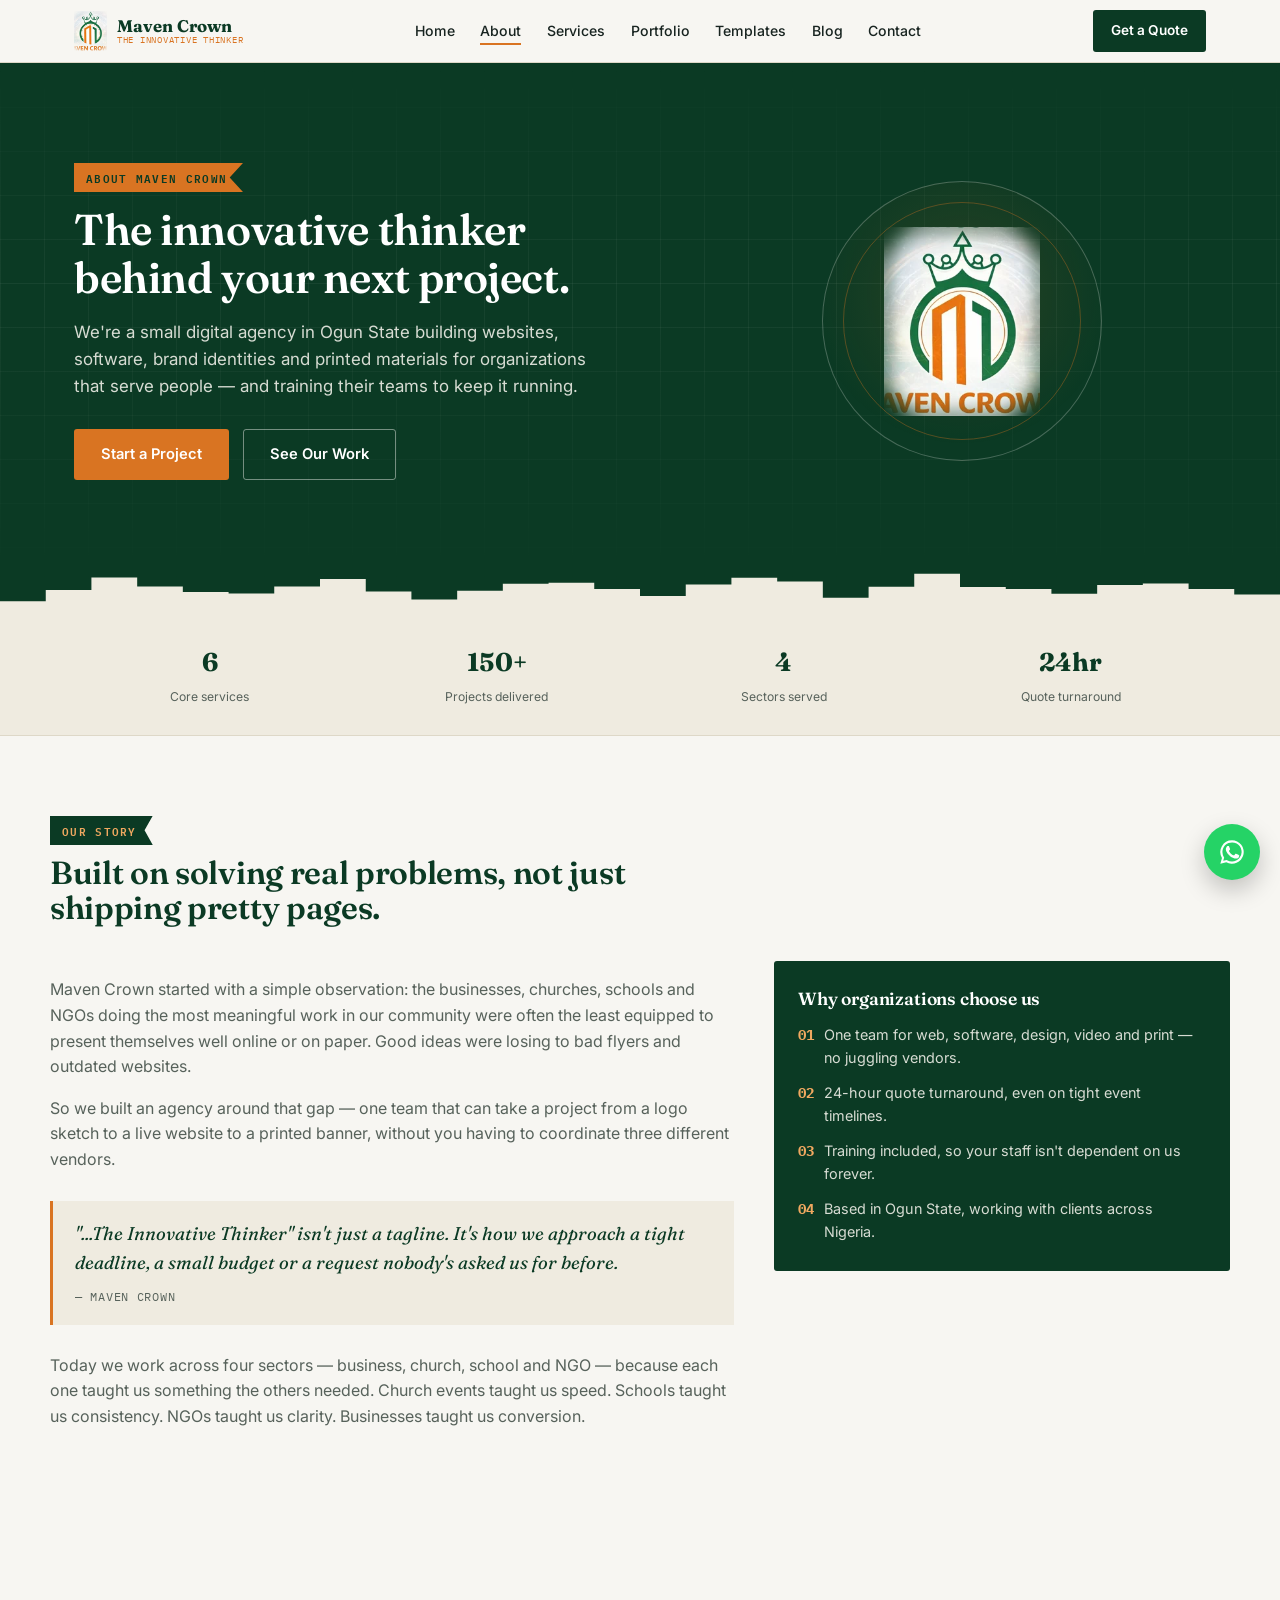
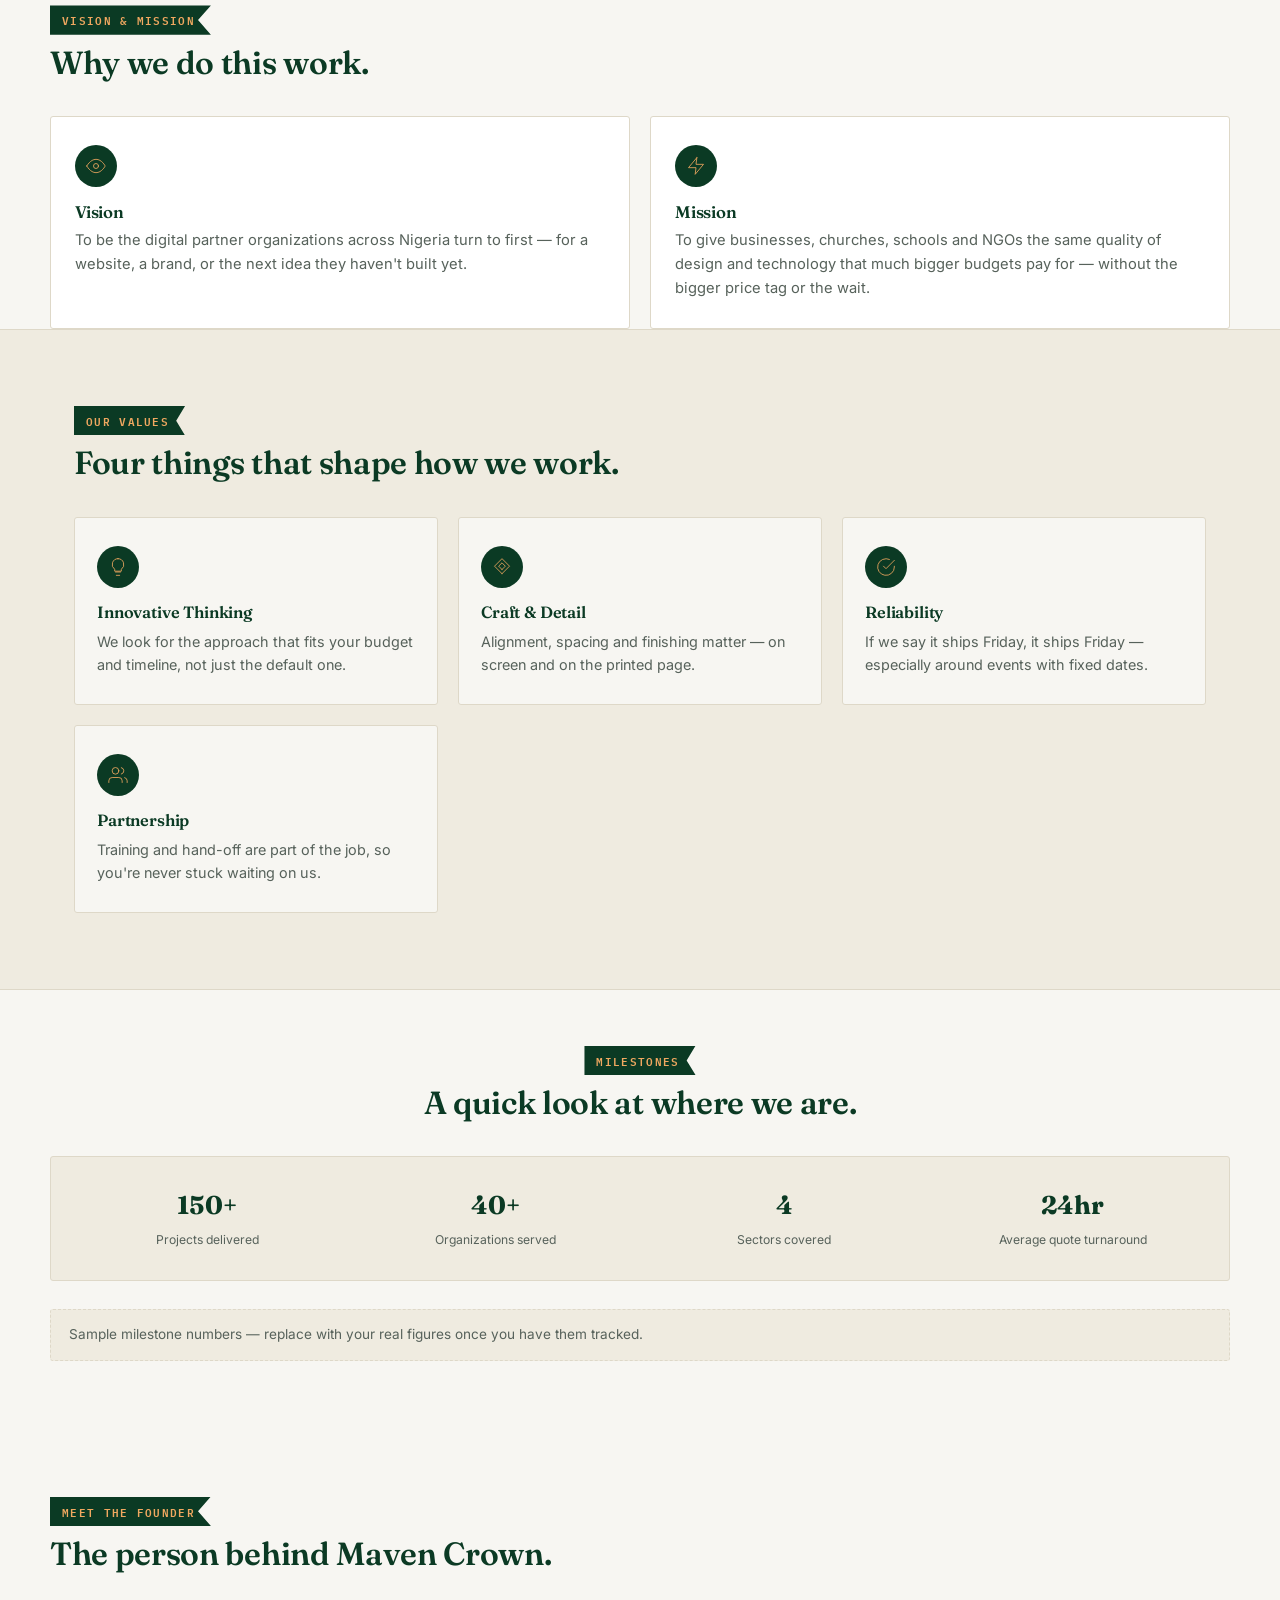
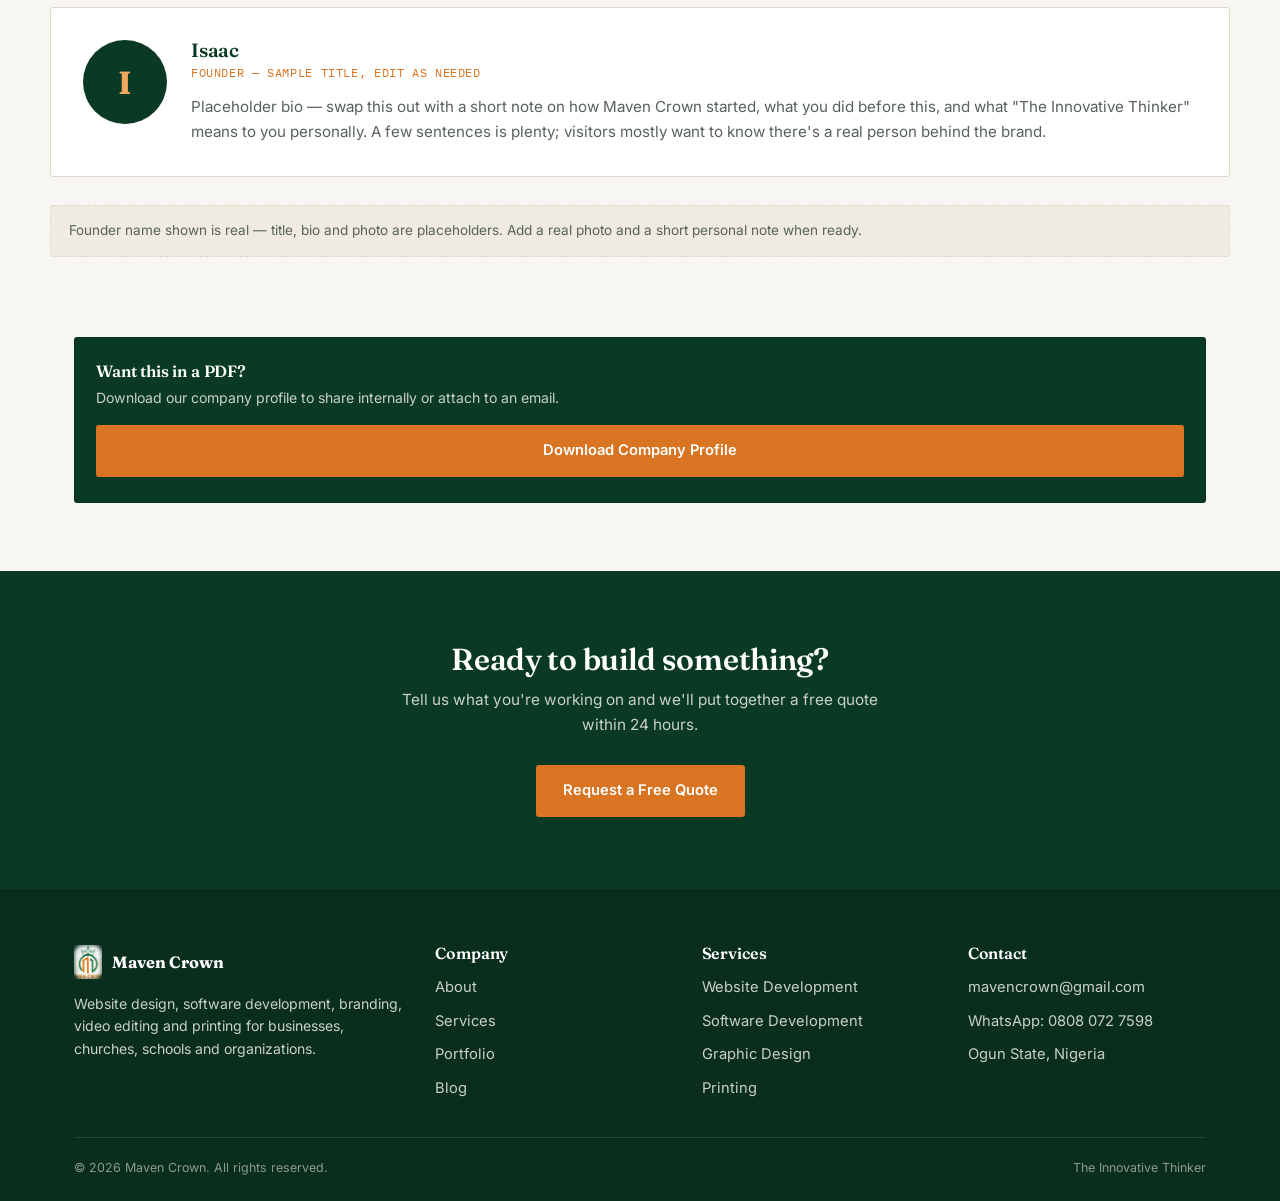
<file: about.html>
<!DOCTYPE html>
<html lang="en">
<head>
<meta charset="UTF-8">
<meta name="viewport" content="width=device-width, initial-scale=1.0">
<title>About | Maven Crown</title>
<link rel="preconnect" href="https://fonts.googleapis.com">
<link href="https://fonts.googleapis.com/css2?family=Fraunces:opsz,wght@9..144,500;9..144,600;9..144,700&family=Inter:wght@400;500;600;700&family=IBM+Plex+Mono:wght@500;600&display=swap" rel="stylesheet">
<style>
  :root{
    --ink:#0B3A24;
    --ink-2:#0F4A2E;
    --paper:#F7F6F2;
    --paper-dim:#EFEBE0;
    --green:#1F7043;
    --orange:#D97422;
    --orange-light:#F0A860;
    --text:#182420;
    --muted:#57625B;
    --line:#DED8C8;
    --radius:3px;
  }
  *{box-sizing:border-box;}
  html{scroll-behavior:smooth;-webkit-text-size-adjust:100%;text-size-adjust:100%;}
  html,body{max-width:100%;overflow-x:hidden;}
  body{margin:0;font-family:'Inter',sans-serif;color:var(--text);background:var(--paper);line-height:1.6;}
  h1,h2,h3,h4{font-family:'Fraunces',serif;font-weight:600;color:var(--ink);margin:0;line-height:1.1;letter-spacing:-.01em;}
  .eyebrow{position:relative;display:inline-flex;align-items:center;font-family:'IBM Plex Mono',monospace;font-size:.68rem;letter-spacing:.12em;text-transform:uppercase;color:#fff;font-weight:600;background:var(--orange);padding:6px 16px 6px 12px;clip-path:polygon(0 0,100% 0,92% 50%,100% 100%,0 100%);}
  .hero .eyebrow{background:var(--orange);color:var(--ink);}
  .section-head .eyebrow,.section-head.center .eyebrow{background:var(--ink);color:var(--orange-light);}
  .container{max-width:1180px;margin:0 auto;padding:0 clamp(16px,4vw,24px);}
  a{color:inherit;text-decoration:none;}
  img{max-width:100%;height:auto;display:block;}
  button{font-family:inherit;}
  :focus-visible{outline:2px solid var(--orange);outline-offset:3px;}
  .btn{display:inline-flex;align-items:center;justify-content:center;gap:8px;padding:13px 26px;border-radius:var(--radius);font-weight:600;font-size:.92rem;cursor:pointer;border:1px solid transparent;transition:transform .15s,background .2s,color .2s;min-height:44px;}
  .btn:hover{transform:translateY(-2px);}
  .btn-primary{background:var(--orange);color:#fff;}
  .btn-primary:hover{background:#c4650f;}
  .btn-ghost{border-color:rgba(247,246,242,.45);color:#fff;}
  .btn-ghost:hover{border-color:#fff;background:rgba(255,255,255,.08);}
  .btn-dark{background:var(--ink);color:#fff;}
  .btn-dark:hover{background:var(--green);}
  .section-head{max-width:640px;margin-bottom:clamp(24px,4vw,36px);}
  .section-head.center{max-width:640px;margin-left:auto;margin-right:auto;text-align:center;}
  .section-head h2{font-size:clamp(1.5rem,3.6vw,2rem);margin-top:10px;}
  @media (prefers-reduced-motion:reduce){
    html{scroll-behavior:auto;}
    *,*::before,*::after{animation-duration:.01ms!important;animation-iteration-count:1!important;transition-duration:.01ms!important;}
  }

  /* FLOATING WHATSAPP + BACK TO TOP */
  .float-whatsapp{position:fixed;right:20px;bottom:20px;width:56px;height:56px;border-radius:50%;background:#25D366;color:#fff;display:flex;align-items:center;justify-content:center;box-shadow:0 10px 24px rgba(0,0,0,.22);z-index:200;transition:transform .2s;}
  .float-whatsapp:hover{transform:scale(1.08);}
  .float-whatsapp svg{width:28px;height:28px;}
  .back-to-top{position:fixed;right:20px;bottom:86px;width:44px;height:44px;border-radius:50%;background:var(--ink);color:#fff;border:none;display:flex;align-items:center;justify-content:center;cursor:pointer;box-shadow:0 8px 18px rgba(0,0,0,.18);z-index:200;opacity:0;pointer-events:none;transform:translateY(8px);transition:opacity .2s,transform .2s,background .2s;}
  .back-to-top.is-visible{opacity:1;pointer-events:auto;transform:translateY(0);}
  .back-to-top:hover{background:var(--orange);}
  .back-to-top svg{width:20px;height:20px;}
  @media (max-width:560px){
    .float-whatsapp{width:50px;height:50px;right:14px;bottom:14px;}
    .float-whatsapp svg{width:24px;height:24px;}
    .back-to-top{width:40px;height:40px;right:16px;bottom:74px;}
  }

  /* NAV */
  .navbar{position:sticky;top:0;z-index:100;background:rgba(247,246,242,.92);backdrop-filter:blur(10px);border-bottom:1px solid var(--line);}
  .nav-inner{display:flex;align-items:center;justify-content:space-between;gap:12px;padding:10px clamp(16px,4vw,24px);max-width:1180px;margin:0 auto;}
  .brand{display:flex;align-items:center;gap:10px;min-width:0;}
  .brand img{height:40px;width:auto;flex-shrink:0;}
  .brand-text{display:flex;flex-direction:column;line-height:1.1;min-width:0;}
  .brand-text b{font-family:'Fraunces',serif;font-weight:700;font-size:1.05rem;color:var(--ink);white-space:nowrap;}
  .brand-text span{font-family:'IBM Plex Mono',monospace;font-size:.58rem;letter-spacing:.08em;color:var(--orange);text-transform:uppercase;white-space:nowrap;}
  .nav-links{display:flex;gap:clamp(14px,2vw,26px);list-style:none;margin:0;padding:0;}
  .nav-links a{font-size:.88rem;font-weight:500;color:var(--text);padding-bottom:4px;border-bottom:2px solid transparent;transition:border-color .2s;white-space:nowrap;}
  .nav-links a.active,.nav-links a:hover{border-color:var(--orange);}
  .nav-right{display:flex;align-items:center;gap:10px;flex-shrink:0;}
  .nav-cta{background:var(--ink);color:#fff!important;padding:10px 18px;border-radius:var(--radius);font-size:.85rem;font-weight:600;white-space:nowrap;min-height:40px;display:inline-flex;align-items:center;}
  .nav-cta:hover{background:var(--orange);}
  .nav-toggle{display:none;background:none;border:none;font-size:1.6rem;cursor:pointer;color:var(--ink);padding:6px;min-width:44px;min-height:44px;align-items:center;justify-content:center;}
  .mobile-menu{display:none;flex-direction:column;background:var(--paper);border-top:1px solid var(--line);padding:8px clamp(16px,4vw,24px) 18px;}
  .mobile-menu a{padding:13px 0;font-size:.98rem;font-weight:500;border-bottom:1px solid var(--line);}
  .mobile-menu .mobile-quote{color:var(--orange);font-weight:700;}
  .mobile-menu.is-open{display:flex;}

  /* HERO SLIDER */
  .hero{position:relative;background:var(--ink);color:#fff;overflow:hidden;}
  .hero::before{content:"";position:absolute;inset:0;z-index:1;background-image:linear-gradient(rgba(247,246,242,.06) 1px,transparent 1px),linear-gradient(90deg,rgba(247,246,242,.06) 1px,transparent 1px);background-size:44px 44px;mask-image:linear-gradient(180deg,transparent,rgba(0,0,0,.9) 40%,transparent 95%);pointer-events:none;}
  .hero-slides{position:relative;z-index:2;}
  .hero-slide{display:none;padding:clamp(56px,9vw,100px) 0 clamp(40px,7vw,84px);}
  .hero-slide.is-active{display:block;animation:fadeIn .6s ease;}
  @keyframes fadeIn{from{opacity:0;transform:translateY(10px);}to{opacity:1;transform:translateY(0);}}
  .hero-grid{display:grid;grid-template-columns:1.1fr .9fr;gap:clamp(24px,4vw,48px);align-items:center;}
  .hero h1{font-size:clamp(1.6rem,4.6vw,2.7rem);color:#fff;margin:14px 0 18px;letter-spacing:-.01em;}
  .hero p.lead{font-size:clamp(.95rem,2vw,1.06rem);color:#D7DCD3;max-width:520px;margin-bottom:28px;}
  .hero-actions{display:flex;gap:14px;flex-wrap:wrap;}
  .crest-panel{position:relative;justify-self:center;width:100%;max-width:280px;aspect-ratio:1/1;border:1px solid rgba(247,246,242,.25);border-radius:50%;display:flex;align-items:center;justify-content:center;background:radial-gradient(circle at 50% 40%,rgba(217,116,34,.14),transparent 70%);}
  .crest-panel::before{content:"";position:absolute;inset:20px;border:1px solid rgba(217,116,34,.35);border-radius:50%;}
  .crest-panel img{width:56%;height:auto;}
  .hero-controls{position:relative;z-index:3;display:flex;align-items:center;justify-content:center;gap:16px;padding-bottom:clamp(24px,4vw,38px);flex-wrap:wrap;}
  .hero-arrow{width:44px;height:44px;border-radius:50%;border:1px solid rgba(247,246,242,.35);background:transparent;color:#fff;cursor:pointer;display:flex;align-items:center;justify-content:center;transition:background .2s;flex-shrink:0;}
  .hero-arrow:hover{background:rgba(247,246,242,.12);}
  .hero-dots{display:flex;gap:6px;}
  .hero-dot{width:36px;height:36px;padding:0;border-radius:50%;background:transparent;border:none;cursor:pointer;display:flex;align-items:center;justify-content:center;}
  .hero-dot::after{content:"";width:8px;height:8px;border-radius:50%;background:rgba(247,246,242,.35);transition:width .2s,background .2s;}
  .hero-dot.is-active::after{background:var(--orange);width:22px;border-radius:5px;}
  .skyline-divider{display:block;width:100%;height:56px;position:relative;z-index:3;margin-top:-4px;}
  .skyline-divider polygon{fill:var(--paper-dim);}

  /* MARQUEE TICKER */
  .marquee{background:var(--orange);overflow:hidden;white-space:nowrap;border-bottom:1px solid var(--line);}
  .marquee-track{display:inline-flex;align-items:center;gap:14px;padding:12px 0;animation:marquee 26s linear infinite;}
  .marquee-track span{font-family:'IBM Plex Mono',monospace;font-size:.78rem;font-weight:600;letter-spacing:.05em;text-transform:uppercase;color:#fff;}
  .marquee-track span.dot{font-size:.5rem;color:var(--ink);opacity:.6;}
  .marquee:hover .marquee-track{animation-play-state:paused;}
  @keyframes marquee{from{transform:translateX(0);}to{transform:translateX(-50%);}}

  /* STATS STRIP */
  .stats{background:var(--paper-dim);border-bottom:1px solid var(--line);padding:26px 0;}
  .stats-grid{display:grid;grid-template-columns:repeat(4,1fr);gap:16px;text-align:center;}
  .stats-grid div b{display:block;font-family:'Fraunces',serif;font-size:clamp(1.25rem,3vw,1.6rem);color:var(--ink);}
  .stats-grid div span{font-size:.76rem;color:var(--muted);}

  /* AUDIENCE TABS */
  .audience{padding:clamp(48px,7vw,80px) 0 clamp(24px,4vw,40px);}
  .tabs{display:flex;flex-wrap:wrap;margin-bottom:28px;border-bottom:1px solid var(--line);overflow-x:auto;-webkit-overflow-scrolling:touch;}
  .tab-btn{font-family:'IBM Plex Mono',monospace;font-size:.78rem;letter-spacing:.04em;padding:10px 4px;margin-right:22px;background:none;border:none;cursor:pointer;color:#8a8474;border-bottom:2px solid transparent;transform:translateY(1px);white-space:nowrap;min-height:44px;}
  .tab-btn.is-active{color:var(--ink);border-color:var(--orange);font-weight:600;}
  .tab-panel{display:none;}
  .tab-panel.is-active{display:grid;grid-template-columns:1fr 1fr;gap:clamp(20px,4vw,40px);align-items:start;}
  .tab-panel p{font-size:1rem;color:var(--muted);max-width:480px;}
  .tab-services{list-style:none;margin:0;padding:0;display:flex;flex-direction:column;gap:12px;}
  .tab-services li{display:flex;gap:12px;font-size:.92rem;padding:14px 16px;background:#fff;border:1px solid var(--line);border-radius:var(--radius);}
  .tab-services li span{color:var(--orange);font-family:'IBM Plex Mono',monospace;font-weight:600;}

  /* SERVICES */
  .services{padding:clamp(48px,7vw,76px) 0;background:var(--paper-dim);border-top:1px solid var(--line);border-bottom:1px solid var(--line);}
  .service-grid{display:grid;grid-template-columns:repeat(3,1fr);gap:20px;margin-top:32px;}
  .service-card{background:var(--paper);border:1px solid var(--line);border-radius:var(--radius);padding:28px 22px;transition:border-color .2s,transform .2s,box-shadow .2s;}
  .service-card:hover{transform:translateY(-4px);border-color:var(--orange);box-shadow:0 14px 30px rgba(11,58,36,.08);}
  .service-card .icon{width:42px;height:42px;border-radius:50%;background:var(--ink);display:flex;align-items:center;justify-content:center;margin-bottom:16px;}
  .service-card .icon svg{width:20px;height:20px;stroke:var(--orange-light);}
  .service-card h4{font-size:1.02rem;margin-bottom:8px;}
  .service-card p{margin:0;font-size:.9rem;color:var(--muted);}

  /* PROCESS */
  .process{padding:clamp(48px,7vw,80px) 0;}
  .process-grid{display:grid;grid-template-columns:repeat(4,1fr);gap:20px;margin-top:36px;counter-reset:step;}
  .process-step{position:relative;padding:24px 18px 18px;border-left:2px solid var(--line);}
  .process-step b.num{font-family:'IBM Plex Mono',monospace;color:var(--orange);font-size:.85rem;display:block;margin-bottom:10px;}
  .process-step h4{font-size:.98rem;margin-bottom:6px;}
  .process-step p{margin:0;font-size:.86rem;color:var(--muted);}

  /* PORTFOLIO SLIDER */
  .portfolio{padding:clamp(48px,7vw,80px) 0;background:var(--paper-dim);border-top:1px solid var(--line);border-bottom:1px solid var(--line);}
  .portfolio-head{display:flex;justify-content:space-between;align-items:flex-end;gap:20px;flex-wrap:wrap;}
  .portfolio-nav{display:flex;gap:10px;}
  .pf-arrow{width:44px;height:44px;border-radius:50%;border:1px solid var(--line);background:var(--paper);color:var(--ink);cursor:pointer;display:flex;align-items:center;justify-content:center;transition:background .2s,border-color .2s;flex-shrink:0;}
  .pf-arrow:hover{background:var(--ink);color:#fff;border-color:var(--ink);}
  .portfolio-track-wrap{overflow:hidden;margin-top:28px;}
  .portfolio-track{display:flex;gap:20px;transition:transform .45s cubic-bezier(.65,0,.35,1);}
  .portfolio-item{position:relative;flex:0 0 calc((100% - 40px)/3);aspect-ratio:4/3;border-radius:var(--radius);overflow:hidden;background:var(--ink);}
  .portfolio-item img{width:100%;height:100%;object-fit:cover;opacity:.88;transition:opacity .2s,transform .3s;}
  .portfolio-item:hover img{opacity:1;transform:scale(1.05);}
  .portfolio-tag{position:absolute;left:12px;bottom:12px;font-family:'IBM Plex Mono',monospace;font-size:.7rem;letter-spacing:.05em;color:#fff;background:rgba(11,58,36,.78);padding:6px 10px;border-radius:var(--radius);}

  /* TESTIMONIALS */
  .testimonials{padding:clamp(48px,7vw,80px) 0;}
  .testi-grid{display:grid;grid-template-columns:repeat(3,1fr);gap:20px;margin-top:32px;}
  .testi-card{background:#fff;border:1px solid var(--line);border-radius:var(--radius);padding:26px 22px;}
  .testi-card p{font-size:.94rem;color:var(--text);margin:0 0 18px;}
  .testi-who{display:flex;align-items:center;gap:12px;}
  .testi-avatar{width:38px;height:38px;border-radius:50%;background:var(--ink);color:var(--orange-light);display:flex;align-items:center;justify-content:center;font-family:'Fraunces',serif;font-weight:700;font-size:.85rem;flex-shrink:0;}
  .testi-who b{display:block;font-size:.88rem;}
  .testi-who span{font-size:.78rem;color:var(--muted);}

  /* NEWSLETTER */
  .newsletter{background:var(--paper-dim);border-top:1px solid var(--line);border-bottom:1px solid var(--line);padding:clamp(40px,6vw,56px) 0;}
  .newsletter-inner{display:grid;grid-template-columns:1.2fr 1fr;gap:28px;align-items:center;}
  .newsletter h2{font-size:clamp(1.3rem,3vw,1.7rem);margin-top:10px;}
  .newsletter p{color:var(--muted);margin:8px 0 0;font-size:.95rem;}
  .newsletter-form{display:flex;gap:10px;flex-wrap:wrap;}
  .newsletter-form input{flex:1;min-width:200px;min-height:48px;padding:12px 16px;border:1px solid var(--line);border-radius:var(--radius);font-family:'Inter',sans-serif;font-size:.94rem;background:#fff;}
  .newsletter-form input:focus{outline:2px solid var(--orange);outline-offset:1px;border-color:var(--orange);}
  .newsletter-note{color:var(--muted);font-size:.78rem;margin:14px auto 0;text-align:center;}

  /* CTA */
  .cta{background:var(--ink);color:#fff;padding:clamp(48px,7vw,72px) 0;text-align:center;position:relative;overflow:hidden;}
  .cta h2{color:#fff;font-size:clamp(1.4rem,3.6vw,1.9rem);margin-bottom:12px;}
  .cta p{color:#C9D0C9;max-width:520px;margin:0 auto 28px;font-size:.96rem;}

  /* FOOTER */
  footer{background:#0A2E1D;color:#C9D0C9;padding:clamp(40px,6vw,56px) 0 24px;font-size:.92rem;}
  .footer-grid{display:grid;grid-template-columns:1.4fr 1fr 1fr 1fr;gap:28px;margin-bottom:36px;}
  footer h3{color:#fff;font-size:1rem;margin-bottom:14px;}
  .footer-brand{display:flex;align-items:center;gap:10px;margin-bottom:14px;}
  .footer-brand img{height:34px;}
  .footer-brand b{color:#fff;font-family:'Fraunces',serif;font-size:1.02rem;}
  footer p{font-size:.88rem;}
  footer ul{list-style:none;margin:0;padding:0;display:flex;flex-direction:column;gap:10px;}
  footer li{word-break:break-word;}
  footer a:hover{color:var(--orange-light);}
  .footer-bottom{border-top:1px solid rgba(255,255,255,.1);padding-top:20px;display:flex;justify-content:space-between;flex-wrap:wrap;gap:8px;font-size:.78rem;color:#8B9A8F;}

  /* Large tablet / small laptop: tighten nav before it has to wrap */
  @media (max-width:1080px){
    .nav-links{gap:14px;}
    .nav-links a{font-size:.84rem;}
  }
  /* Tablet: switch to mobile nav here so nothing overlaps or wraps awkwardly */
  @media (max-width:1024px){
    .nav-links{display:none;}
    .nav-toggle{display:flex;}
    .hero-grid{grid-template-columns:1fr;text-align:left;}
    .crest-panel{max-width:200px;margin:0;}
    .hero-actions{margin-top:4px;}
  }
  @media (max-width:860px){
    .newsletter-inner{grid-template-columns:1fr;text-align:left;}
    .stats-grid{grid-template-columns:repeat(2,1fr);gap:20px;}
    .tab-panel.is-active{grid-template-columns:1fr;}
    .service-grid{grid-template-columns:1fr 1fr;}
    .process-grid{grid-template-columns:1fr 1fr;}
    .portfolio-item{flex:0 0 calc((100% - 20px)/2);}
    .testi-grid{grid-template-columns:1fr;}
    .footer-grid{grid-template-columns:1fr 1fr;}
  }
  @media (max-width:560px){
    .brand-text span{display:none;}
    .nav-cta{padding:9px 14px;font-size:.8rem;}
    .service-grid{grid-template-columns:1fr;}
    .process-grid{grid-template-columns:1fr;}
    .process-step{padding-left:16px;}
    .portfolio-item{flex:0 0 100%;}
    .footer-grid{grid-template-columns:1fr;}
    .stats-grid{grid-template-columns:1fr 1fr;gap:14px;}
    .hero-actions{flex-direction:column;align-items:stretch;}
    .hero-actions .btn{width:100%;}
    .portfolio-head{align-items:center;}
  }
  @media (max-width:400px){
    .brand-text{display:none;}
    .nav-cta{display:none;}
    .stats-grid{grid-template-columns:1fr 1fr;}
    .crest-panel{max-width:160px;}
    .hero-controls{gap:10px;}
  }
</style>

<style>
  /* Shared extra components for inner pages */
  .pull-quote{border-left:3px solid var(--orange);padding:18px 22px;background:var(--paper-dim);font-family:'Fraunces',serif;font-style:italic;font-size:1.15rem;color:var(--ink);margin:28px 0;}
  .pull-quote span{display:block;margin-top:10px;font-family:'IBM Plex Mono',monospace;font-style:normal;font-size:.75rem;color:var(--muted);text-transform:uppercase;letter-spacing:.06em;}

  .story{padding:clamp(48px,7vw,80px) 0;}
  .story-grid{display:grid;grid-template-columns:1.2fr .8fr;gap:clamp(24px,4vw,40px);align-items:start;}
  .story-grid p{color:var(--muted);font-size:1rem;margin-bottom:16px;}
  .story-side{background:var(--ink);color:#fff;padding:28px 24px;border-radius:var(--radius);}
  .story-side h3{color:#fff;font-size:1.1rem;margin-bottom:14px;}
  .story-side ul{list-style:none;margin:0;padding:0;display:flex;flex-direction:column;gap:12px;}
  .story-side li{font-size:.9rem;color:#D7DCD3;display:flex;gap:10px;}
  .story-side li b{color:var(--orange-light);font-family:'IBM Plex Mono',monospace;flex-shrink:0;}

  .info-grid{display:grid;grid-template-columns:repeat(4,1fr);gap:20px;margin-top:32px;}

  .form-section{padding:clamp(48px,7vw,80px) 0;}
  .contact-grid,.quote-grid{display:grid;grid-template-columns:1.3fr .9fr;gap:32px;align-items:start;}
  .form-card{background:#fff;border:1px solid var(--line);border-radius:var(--radius);padding:clamp(22px,4vw,36px);}
  .field{margin-bottom:18px;display:flex;flex-direction:column;gap:6px;}
  .field label{font-size:.82rem;font-weight:600;color:var(--ink);}
  .field input,.field select,.field textarea{font-family:'Inter',sans-serif;font-size:.94rem;padding:12px 14px;border:1px solid var(--line);border-radius:var(--radius);background:var(--paper);color:var(--text);min-height:44px;width:100%;}
  .field textarea{min-height:120px;resize:vertical;}
  .field input:focus,.field select:focus,.field textarea:focus{outline:2px solid var(--orange);outline-offset:1px;border-color:var(--orange);}
  .field-row{display:grid;grid-template-columns:1fr 1fr;gap:16px;}
  .field-legend{font-size:.82rem;font-weight:600;color:var(--ink);margin-bottom:10px;display:block;}
  .checkbox-grid{display:grid;grid-template-columns:1fr 1fr;gap:10px;margin-bottom:18px;}
  .checkbox-item{display:flex;align-items:center;gap:10px;font-size:.88rem;padding:10px 12px;border:1px solid var(--line);border-radius:var(--radius);background:var(--paper);cursor:pointer;}
  .checkbox-item input{width:16px;height:16px;accent-color:var(--orange);flex-shrink:0;}
  .form-note{font-size:.82rem;color:var(--muted);margin-top:14px;}
  .form-msg{display:none;font-size:.88rem;padding:12px 14px;border-radius:var(--radius);background:var(--paper-dim);border:1px solid var(--line);margin-top:14px;}
  .form-msg.is-visible{display:block;}

  .side-card{background:var(--ink);color:#fff;border-radius:var(--radius);padding:26px 22px;margin-bottom:20px;}
  .side-card h3{color:#fff;font-size:1.02rem;margin-bottom:10px;}
  .side-card p{color:#C9D0C9;font-size:.88rem;margin-bottom:16px;}
  .side-card .btn{width:100%;}
  .map-box{position:relative;aspect-ratio:4/3;border-radius:var(--radius);overflow:hidden;background:
    linear-gradient(rgba(11,58,36,.05) 1px,transparent 1px),
    linear-gradient(90deg,rgba(11,58,36,.05) 1px,transparent 1px),
    linear-gradient(135deg,var(--paper-dim),var(--line));
    background-size:22px 22px,22px 22px,100% 100%;
    border:1px solid var(--line);display:flex;align-items:center;justify-content:center;}
  .map-pin{display:flex;flex-direction:column;align-items:center;gap:6px;color:var(--ink);}
  .map-pin svg{width:30px;height:30px;stroke:var(--orange);}
  .map-pin span{font-family:'IBM Plex Mono',monospace;font-size:.72rem;text-transform:uppercase;letter-spacing:.05em;text-align:center;padding:0 10px;}

  .faq{max-width:760px;margin:0 auto;}
  .faq-item{border-bottom:1px solid var(--line);padding:6px 0;}
  .faq-item summary{cursor:pointer;padding:16px 4px;font-weight:600;font-family:'Fraunces',serif;font-size:1.02rem;color:var(--ink);list-style:none;display:flex;justify-content:space-between;align-items:center;gap:16px;min-height:44px;}
  .faq-item summary::-webkit-details-marker{display:none;}
  .faq-item summary::after{content:'+';font-size:1.3rem;color:var(--orange);transition:transform .2s;flex-shrink:0;}
  .faq-item[open] summary::after{transform:rotate(45deg);}
  .faq-item p{margin:0 0 16px;color:var(--muted);font-size:.92rem;padding:0 4px;}

  @media (max-width:960px){
    .story-grid,.contact-grid,.quote-grid{grid-template-columns:1fr;}
    .info-grid{grid-template-columns:1fr 1fr;}
  }
  @media (max-width:560px){
    .field-row,.checkbox-grid{grid-template-columns:1fr;}
    .info-grid{grid-template-columns:1fr;}
  }

  /* Tag pills */
  .tag-row{display:flex;flex-wrap:wrap;gap:10px;margin-top:20px;}
  .tag-pill{display:inline-flex;align-items:center;padding:8px 16px;border:1px solid var(--line);border-radius:999px;font-family:'IBM Plex Mono',monospace;font-size:.78rem;color:var(--text);background:#fff;}

  /* Detailed service breakdown */
  .service-detail{display:grid;grid-template-columns:56px 1fr;gap:20px;padding:28px 0;border-bottom:1px solid var(--line);}
  .service-detail:last-child{border-bottom:none;}
  .service-detail .icon-lg{width:52px;height:52px;border-radius:50%;background:var(--ink);display:flex;align-items:center;justify-content:center;flex-shrink:0;}
  .service-detail .icon-lg svg{width:24px;height:24px;stroke:var(--orange-light);}
  .service-detail h3{font-size:1.15rem;margin-bottom:8px;}
  .service-detail p{color:var(--muted);margin:0 0 14px;font-size:.95rem;}
  .service-detail ul{list-style:none;margin:0;padding:0;display:flex;flex-wrap:wrap;gap:10px;}
  .service-detail li{font-size:.8rem;background:var(--paper-dim);border:1px solid var(--line);padding:6px 12px;border-radius:999px;color:var(--text);}

  /* Filter tabs (portfolio, products) */
  .filter-tabs{display:flex;flex-wrap:wrap;gap:10px;margin-bottom:28px;}
  .filter-btn{font-family:'IBM Plex Mono',monospace;font-size:.78rem;letter-spacing:.03em;padding:9px 16px;border-radius:999px;border:1px solid var(--line);background:#fff;color:var(--text);cursor:pointer;min-height:40px;}
  .filter-btn.is-active{background:var(--ink);color:#fff;border-color:var(--ink);}

  /* Static portfolio grid */
  .portfolio-static-grid{display:grid;grid-template-columns:repeat(3,1fr);gap:20px;margin-top:8px;}
  .portfolio-static-grid .portfolio-item{flex:none;}
  .portfolio-static-grid .portfolio-item.is-hidden{display:none;}
  .portfolio-detail-card{background:#fff;border:1px solid var(--line);border-radius:var(--radius);overflow:hidden;display:flex;flex-direction:column;transition:transform .2s,border-color .2s;}
  .portfolio-detail-card:hover{transform:translateY(-4px);border-color:var(--orange);}
  .portfolio-detail-card img{aspect-ratio:4/3;object-fit:cover;}
  .portfolio-detail-card.is-hidden{display:none;}
  .pf-body{padding:18px 18px 20px;display:flex;flex-direction:column;flex:1;}
  .pf-cat{font-family:'IBM Plex Mono',monospace;font-size:.68rem;text-transform:uppercase;color:var(--orange);margin-bottom:8px;}
  .pf-body h4{font-size:1rem;margin-bottom:8px;}
  .pf-body p{color:var(--muted);font-size:.86rem;margin:0 0 14px;flex:1;}
  .pf-tech{display:flex;flex-wrap:wrap;gap:8px;}
  .pf-tech span{font-size:.72rem;background:var(--paper-dim);border:1px solid var(--line);padding:4px 10px;border-radius:999px;color:var(--text);}

  /* Blog cards */
  .blog-grid{display:grid;grid-template-columns:repeat(3,1fr);gap:22px;margin-top:32px;}
  .blog-card{background:#fff;border:1px solid var(--line);border-radius:var(--radius);overflow:hidden;display:flex;flex-direction:column;transition:transform .2s,border-color .2s;}
  .blog-card:hover{transform:translateY(-4px);border-color:var(--orange);}
  .blog-card img{aspect-ratio:16/10;object-fit:cover;}
  .blog-card .blog-body{padding:20px 20px 22px;display:flex;flex-direction:column;flex:1;}
  .blog-tag{font-family:'IBM Plex Mono',monospace;font-size:.68rem;text-transform:uppercase;letter-spacing:.06em;color:var(--orange);margin-bottom:10px;}
  .blog-card h4{font-size:1.02rem;margin-bottom:10px;}
  .blog-card p{color:var(--muted);font-size:.88rem;margin:0 0 16px;flex:1;}
  .blog-read{font-family:'IBM Plex Mono',monospace;font-size:.78rem;color:var(--ink);font-weight:600;}

  /* Product cards (digital products / templates) */
  .product-grid{display:grid;grid-template-columns:repeat(3,1fr);gap:20px;margin-top:8px;}
  .product-card{background:#fff;border:1px solid var(--line);border-radius:var(--radius);overflow:hidden;display:flex;flex-direction:column;transition:transform .2s,border-color .2s;}
  .product-card:hover{transform:translateY(-4px);border-color:var(--orange);}
  .product-card img{aspect-ratio:16/10;object-fit:cover;}
  .product-card.is-hidden{display:none;}
  .product-body{padding:20px;display:flex;flex-direction:column;flex:1;}
  .product-cat{font-family:'IBM Plex Mono',monospace;font-size:.68rem;text-transform:uppercase;color:var(--orange);margin-bottom:8px;}
  .product-card h4{font-size:1.02rem;margin-bottom:8px;}
  .product-card p{color:var(--muted);font-size:.87rem;margin:0 0 14px;flex:1;}
  .product-price{font-family:'Fraunces',serif;font-weight:600;color:var(--ink);font-size:1.05rem;margin-bottom:14px;}
  .product-card .btn{width:100%;}
  .sample-note{background:var(--paper-dim);border:1px dashed var(--line);border-radius:var(--radius);padding:14px 18px;font-size:.85rem;color:var(--muted);margin-top:28px;}

  @media (max-width:860px){
    .service-detail{grid-template-columns:1fr;}
    .service-detail .icon-lg{margin-bottom:4px;}
    .portfolio-static-grid,.blog-grid,.product-grid{grid-template-columns:1fr 1fr;}
    .vm-grid{grid-template-columns:1fr;}
    .founder-card{grid-template-columns:1fr;text-align:left;}
  }
  @media (max-width:560px){
    .portfolio-static-grid,.blog-grid,.product-grid{grid-template-columns:1fr;}
  }

  /* Vision / Mission */
  .vm-grid{display:grid;grid-template-columns:1fr 1fr;gap:20px;margin-top:8px;}
  .vm-card{background:#fff;border:1px solid var(--line);border-radius:var(--radius);padding:28px 24px;}
  .vm-card .icon{width:42px;height:42px;border-radius:50%;background:var(--ink);display:flex;align-items:center;justify-content:center;margin-bottom:16px;}
  .vm-card .icon svg{width:20px;height:20px;stroke:var(--orange-light);}
  .vm-card h3{font-size:1.05rem;margin-bottom:8px;}
  .vm-card p{color:var(--muted);font-size:.92rem;margin:0;}

  /* Founder card */
  .founder-card{display:grid;grid-template-columns:auto 1fr;gap:24px;align-items:start;background:#fff;border:1px solid var(--line);border-radius:var(--radius);padding:clamp(24px,4vw,32px);}
  .founder-avatar{width:84px;height:84px;border-radius:50%;background:var(--ink);color:var(--orange-light);display:flex;align-items:center;justify-content:center;font-family:'Fraunces',serif;font-weight:700;font-size:2rem;flex-shrink:0;}
  .founder-card h3{font-size:1.2rem;margin-bottom:2px;}
  .founder-title{font-family:'IBM Plex Mono',monospace;font-size:.78rem;color:var(--orange);text-transform:uppercase;letter-spacing:.05em;margin-bottom:12px;display:block;}
  .founder-card p{color:var(--muted);font-size:.95rem;margin:0;}

  /* Achievements strip reuses .stats-grid look but on paper bg */
  .achievements{padding:clamp(40px,6vw,56px) 0;}
  .achievements .stats-grid{background:var(--paper-dim);border:1px solid var(--line);border-radius:var(--radius);padding:28px 20px;}
</style>

</head>
<body>

<a class="float-whatsapp" href="https://wa.me/2348080727598" target="_blank" rel="noopener" aria-label="Chat with us on WhatsApp">
  <svg viewBox="0 0 24 24" fill="currentColor"><path d="M17.5 14.4c-.3-.1-1.7-.8-2-.9-.3-.1-.5-.1-.6.1-.2.3-.7.9-.9 1.1-.2.2-.3.2-.6.1-.3-.1-1.2-.4-2.3-1.4-.9-.8-1.4-1.7-1.6-2-.2-.3 0-.5.1-.6.1-.1.3-.3.4-.5.1-.2.2-.3.3-.5.1-.2 0-.4 0-.5C10.2 9 9.7 7.8 9.5 7.3c-.2-.5-.4-.4-.6-.4h-.5c-.2 0-.5.1-.7.3-.2.3-1 1-1 2.4s1 2.8 1.1 3c.1.2 2 3.1 4.9 4.3.7.3 1.2.5 1.6.6.7.2 1.3.2 1.8.1.5-.1 1.7-.7 1.9-1.4.2-.7.2-1.2.2-1.4-.1-.1-.3-.2-.6-.3z"/><path d="M12 2a10 10 0 0 0-8.6 15.1L2 22l5.1-1.3A10 10 0 1 0 12 2zm0 18.2a8.2 8.2 0 0 1-4.2-1.2l-.3-.2-3 .8.8-2.9-.2-.3A8.2 8.2 0 1 1 12 20.2z"/></svg>
</a>
<button class="back-to-top" id="backToTop" aria-label="Back to top">
  <svg viewBox="0 0 24 24" fill="none" stroke="currentColor" stroke-width="2" stroke-linecap="round" stroke-linejoin="round"><polyline points="18 15 12 9 6 15"/></svg>
</button>

<nav class="navbar">
  <div class="nav-inner">
    <a class="brand" href="index.html">
      <img src="[data-uri]" alt="Maven Crown logo">
      <span class="brand-text"><b>Maven Crown</b><span>The Innovative Thinker</span></span>
    </a>
    <ul class="nav-links">
      <li><a href="index.html">Home</a></li>
      <li><a class="active" href="about.html">About</a></li>
      <li><a href="services.html">Services</a></li>
      <li><a href="portfolio.html">Portfolio</a></li>
      <li><a href="books.html">Templates</a></li>
      <li><a href="blog.html">Blog</a></li>
      <li><a href="contact.html">Contact</a></li>
    </ul>
    <div class="nav-right">
      <a class="nav-cta" href="quote.html">Get a Quote</a>
      <button class="nav-toggle" id="navToggle" aria-label="Menu" aria-expanded="false">&#9776;</button>
    </div>
  </div>
  <div class="mobile-menu" id="mobileMenu">
    <a class="mobile-quote" href="quote.html">Get a Quote &rarr;</a>
    <a href="index.html">Home</a>
    <a class="active" href="about.html">About</a>
    <a href="services.html">Services</a>
    <a href="portfolio.html">Portfolio</a>
    <a href="books.html">Templates</a>
    <a href="blog.html">Blog</a>
    <a href="contact.html">Contact</a>
  </div>
</nav>
<section class="hero">
  <div class="hero-slides container">
    <div class="hero-slide is-active">
      <div class="hero-grid">
        <div>
          <div class="eyebrow">About Maven Crown</div>
          <h1>The innovative thinker behind your next project.</h1>
          <p class="lead">We're a small digital agency in Ogun State building websites, software, brand identities and printed materials for organizations that serve people &mdash; and training their teams to keep it running.</p>
          <div class="hero-actions">
            <a class="btn btn-primary" href="quote.html">Start a Project</a>
            <a class="btn btn-ghost" href="portfolio.html">See Our Work</a>
          </div>
        </div>
        <div class="crest-panel"><img src="[data-uri]" alt="Maven Crown emblem"></div>
      </div>
    </div>
  </div>
  <svg class="skyline-divider" viewBox="0 0 1200 110" preserveAspectRatio="none" aria-hidden="true">
    <polygon points="0,110 0.0,80.9 42.9,80.9 42.9,58.9 85.7,58.9 85.7,34.3 128.6,34.3 128.6,51.9 171.4,51.9 171.4,62.8 214.3,62.8 214.3,65.9 257.1,65.9 257.1,51.9 300.0,51.9 300.0,37.5 342.9,37.5 342.9,61.9 385.7,61.9 385.7,77.8 428.6,77.8 428.6,60.2 471.4,60.2 471.4,46.5 514.3,46.5 514.3,44.5 557.1,44.5 557.1,57.0 600.0,57.0 600.0,70.6 642.9,70.6 642.9,47.9 685.7,47.9 685.7,35.0 728.6,35.0 728.6,42.4 771.4,42.4 771.4,74.0 814.3,74.0 814.3,52.5 857.1,52.5 857.1,26.9 900.0,26.9 900.0,53.1 942.9,53.1 942.9,57.0 985.7,57.0 985.7,66.3 1028.6,66.3 1028.6,49.3 1071.4,49.3 1071.4,46.4 1114.3,46.4 1114.3,57.0 1157.1,57.0 1157.1,68.0 1200.0,68.0 1200,110"/>
  </svg>
</section>
<section class="stats">
  <div class="container stats-grid">
    <div><b>6</b><span>Core services</span></div>
    <div><b>150+</b><span>Projects delivered</span></div>
    <div><b>4</b><span>Sectors served</span></div>
    <div><b>24hr</b><span>Quote turnaround</span></div>
  </div>
</section>
<section class="story container">
  <div class="section-head">
    <div class="eyebrow">Our story</div>
    <h2>Built on solving real problems, not just shipping pretty pages.</h2>
  </div>
  <div class="story-grid">
    <div>
      <p>Maven Crown started with a simple observation: the businesses, churches, schools and NGOs doing the most meaningful work in our community were often the least equipped to present themselves well online or on paper. Good ideas were losing to bad flyers and outdated websites.</p>
      <p>So we built an agency around that gap &mdash; one team that can take a project from a logo sketch to a live website to a printed banner, without you having to coordinate three different vendors.</p>
      <div class="pull-quote">"...The Innovative Thinker" isn't just a tagline. It's how we approach a tight deadline, a small budget or a request nobody's asked us for before.<span>&mdash; Maven Crown</span></div>
      <p>Today we work across four sectors &mdash; business, church, school and NGO &mdash; because each one taught us something the others needed. Church events taught us speed. Schools taught us consistency. NGOs taught us clarity. Businesses taught us conversion.</p>
    </div>
    <div class="story-side">
      <h3>Why organizations choose us</h3>
      <ul>
        <li><b>01</b> One team for web, software, design, video and print &mdash; no juggling vendors.</li>
        <li><b>02</b> 24-hour quote turnaround, even on tight event timelines.</li>
        <li><b>03</b> Training included, so your staff isn't dependent on us forever.</li>
        <li><b>04</b> Based in Ogun State, working with clients across Nigeria.</li>
      </ul>
    </div>
  </div>
</section>
<section class="container" style="padding:clamp(48px,7vw,80px) 0 0;">
  <div class="section-head">
    <div class="eyebrow">Vision &amp; mission</div>
    <h2>Why we do this work.</h2>
  </div>
  <div class="vm-grid">
    <div class="vm-card">
      <div class="icon"><svg viewBox="0 0 24 24" fill="none" stroke-linecap="round" stroke-linejoin="round"><path d="M1 12s4-8 11-8 11 8 11 8-4 8-11 8-11-8-11-8z"/><circle cx="12" cy="12" r="3"/></svg></div>
      <h3>Vision</h3>
      <p>To be the digital partner organizations across Nigeria turn to first &mdash; for a website, a brand, or the next idea they haven't built yet.</p>
    </div>
    <div class="vm-card">
      <div class="icon"><svg viewBox="0 0 24 24" fill="none" stroke-linecap="round" stroke-linejoin="round"><path d="M13 2 3 14h9l-1 8 10-12h-9l1-8z"/></svg></div>
      <h3>Mission</h3>
      <p>To give businesses, churches, schools and NGOs the same quality of design and technology that much bigger budgets pay for &mdash; without the bigger price tag or the wait.</p>
    </div>
  </div>
</section>
<section class="services">
  <div class="container">
    <div class="section-head">
      <div class="eyebrow">Our values</div>
      <h2>Four things that shape how we work.</h2>
    </div>
    <div class="service-grid">
      <div class="service-card">
        <div class="icon"><svg viewBox="0 0 24 24" fill="none" stroke-linecap="round" stroke-linejoin="round"><path d="M9 18h6M10 22h4M12 2a7 7 0 0 0-4 12.7V17h8v-2.3A7 7 0 0 0 12 2z"/></svg></div>
        <h4>Innovative Thinking</h4>
        <p>We look for the approach that fits your budget and timeline, not just the default one.</p>
      </div>
      <div class="service-card">
        <div class="icon"><svg viewBox="0 0 24 24" fill="none" stroke-linecap="round" stroke-linejoin="round"><path d="M12 20l9-9-9-9-9 9 9 9z"/><path d="M12 15l4-4-4-4-4 4 4 4z"/></svg></div>
        <h4>Craft &amp; Detail</h4>
        <p>Alignment, spacing and finishing matter &mdash; on screen and on the printed page.</p>
      </div>
      <div class="service-card">
        <div class="icon"><svg viewBox="0 0 24 24" fill="none" stroke-linecap="round" stroke-linejoin="round"><path d="M22 11.08V12a10 10 0 1 1-5.93-9.14"/><polyline points="22 4 12 14.01 9 11.01"/></svg></div>
        <h4>Reliability</h4>
        <p>If we say it ships Friday, it ships Friday &mdash; especially around events with fixed dates.</p>
      </div>
      <div class="service-card">
        <div class="icon"><svg viewBox="0 0 24 24" fill="none" stroke-linecap="round" stroke-linejoin="round"><path d="M17 21v-2a4 4 0 0 0-4-4H5a4 4 0 0 0-4 4v2"/><circle cx="9" cy="7" r="4"/><path d="M23 21v-2a4 4 0 0 0-3-3.87"/><path d="M16 3.13a4 4 0 0 1 0 7.75"/></svg></div>
        <h4>Partnership</h4>
        <p>Training and hand-off are part of the job, so you're never stuck waiting on us.</p>
      </div>
    </div>
  </div>
</section>
<section class="achievements container">
  <div class="section-head center">
    <div class="eyebrow">Milestones</div>
    <h2>A quick look at where we are.</h2>
  </div>
  <div class="stats-grid">
    <div><b>150+</b><span>Projects delivered</span></div>
    <div><b>40+</b><span>Organizations served</span></div>
    <div><b>4</b><span>Sectors covered</span></div>
    <div><b>24hr</b><span>Average quote turnaround</span></div>
  </div>
  <div class="sample-note">Sample milestone numbers &mdash; replace with your real figures once you have them tracked.</div>
</section>
<section class="container" style="padding:clamp(48px,7vw,80px) 0;">
  <div class="section-head">
    <div class="eyebrow">Meet the founder</div>
    <h2>The person behind Maven Crown.</h2>
  </div>
  <div class="founder-card">
    <div class="founder-avatar">I</div>
    <div>
      <h3>Isaac</h3>
      <span class="founder-title">Founder &mdash; sample title, edit as needed</span>
      <p>Placeholder bio &mdash; swap this out with a short note on how Maven Crown started, what you did before this, and what "The Innovative Thinker" means to you personally. A few sentences is plenty; visitors mostly want to know there's a real person behind the brand.</p>
    </div>
  </div>
  <div class="sample-note">Founder name shown is real &mdash; title, bio and photo are placeholders. Add a real photo and a short personal note when ready.</div>
</section>
<section class="container" style="padding-bottom:clamp(32px,5vw,48px);">
  <div class="side-card" style="display:flex;align-items:center;justify-content:space-between;flex-wrap:wrap;gap:16px;">
    <div>
      <h3 style="margin-bottom:6px;">Want this in a PDF?</h3>
      <p style="margin:0;">Download our company profile to share internally or attach to an email.</p>
    </div>
    <a class="btn btn-primary" href="maven-crown-company-profile.pdf" download>Download Company Profile</a>
  </div>
</section>
<section class="cta">
  <div class="container">
    <h2>Ready to build something?</h2>
    <p>Tell us what you're working on and we'll put together a free quote within 24 hours.</p>
    <a class="btn btn-primary" href="quote.html">Request a Free Quote</a>
  </div>
</section>

<footer>
  <div class="container">
    <div class="footer-grid">
      <div>
        <div class="footer-brand"><img src="[data-uri]" alt="Maven Crown logo"><b>Maven Crown</b></div>
        <p>Website design, software development, branding, video editing and printing for businesses, churches, schools and organizations.</p>
      </div>
      <div>
        <h3>Company</h3>
        <ul>
          <li><a href="about.html">About</a></li>
          <li><a href="services.html">Services</a></li>
          <li><a href="portfolio.html">Portfolio</a></li>
          <li><a href="blog.html">Blog</a></li>
        </ul>
      </div>
      <div>
        <h3>Services</h3>
        <ul>
          <li><a href="services.html">Website Development</a></li>
          <li><a href="services.html">Software Development</a></li>
          <li><a href="services.html">Graphic Design</a></li>
          <li><a href="services.html">Printing</a></li>
        </ul>
      </div>
      <div>
        <h3>Contact</h3>
        <ul>
          <li>mavencrown@gmail.com</li>
          <li>WhatsApp: 0808 072 7598</li>
          <li>Ogun State, Nigeria</li>
        </ul>
      </div>
    </div>
    <div class="footer-bottom">
      <span>&copy; 2026 Maven Crown. All rights reserved.</span>
      <span>The Innovative Thinker</span>
    </div>
  </div>
</footer>

<script>
  // mobile menu
  const navToggle = document.getElementById('navToggle');
  const mobileMenu = document.getElementById('mobileMenu');
  navToggle.addEventListener('click', () => {
    const open = mobileMenu.classList.toggle('is-open');
    navToggle.setAttribute('aria-expanded', open);
  });

  // back to top
  (function(){
    const btn = document.getElementById('backToTop');
    if (!btn) return;
    window.addEventListener('scroll', () => {
      btn.classList.toggle('is-visible', window.scrollY > 500);
    });
    btn.addEventListener('click', () => {
      const reduce = window.matchMedia('(prefers-reduced-motion: reduce)').matches;
      window.scrollTo({ top: 0, behavior: reduce ? 'auto' : 'smooth' });
    });
  })();

  // newsletter signup (mailto until a real list provider is connected)
  (function(){
    const form = document.getElementById('newsletterForm');
    if (!form) return;
    form.addEventListener('submit', function(e){
      e.preventDefault();
      const email = document.getElementById('nl_email').value;
      const subject = encodeURIComponent('Newsletter signup');
      const body = encodeURIComponent('Please add this email to the Maven Crown newsletter list: ' + email);
      window.location.href = 'mailto:mavencrown@gmail.com?subject=' + subject + '&body=' + body;
    });
  })();

  // audience tabs
  document.querySelectorAll('.tab-btn').forEach(btn=>{
    btn.addEventListener('click',()=>{
      document.querySelectorAll('.tab-btn').forEach(b=>b.classList.remove('is-active'));
      document.querySelectorAll('.tab-panel').forEach(p=>p.classList.remove('is-active'));
      btn.classList.add('is-active');
      document.getElementById(btn.dataset.tab).classList.add('is-active');
    });
  });

  // hero slider
  if (document.getElementById('heroSlides')) (function(){
    const slides = document.querySelectorAll('.hero-slide');
    const dotsWrap = document.getElementById('heroDots');
    let idx = 0, timer;
    slides.forEach((_,i)=>{
      const d = document.createElement('button');
      d.className = 'hero-dot' + (i===0 ? ' is-active':'');
      d.setAttribute('aria-label','Go to slide '+(i+1));
      d.addEventListener('click',()=>go(i));
      dotsWrap.appendChild(d);
    });
    const dots = dotsWrap.querySelectorAll('.hero-dot');
    function go(i){
      slides[idx].classList.remove('is-active');
      dots[idx].classList.remove('is-active');
      idx = (i+slides.length)%slides.length;
      slides[idx].classList.add('is-active');
      dots[idx].classList.add('is-active');
      restart();
    }
    function restart(){
      clearInterval(timer);
      timer = setInterval(()=>go(idx+1), 6000);
    }
    document.getElementById('heroPrev').addEventListener('click',()=>go(idx-1));
    document.getElementById('heroNext').addEventListener('click',()=>go(idx+1));
    restart();
  })();

  // portfolio slider
  if (document.getElementById('pfTrack')) (function(){
    const track = document.getElementById('pfTrack');
    const items = track.querySelectorAll('.portfolio-item');
    let pos = 0;
    function perView(){
      const w = window.innerWidth;
      if (w <= 560) return 1;
      if (w <= 860) return 2;
      return 3;
    }
    function maxPos(){ return Math.max(0, items.length - perView()); }
    function update(){
      const gap = 20;
      const itemWidth = items[0].getBoundingClientRect().width + gap;
      track.style.transform = `translateX(-${pos*itemWidth}px)`;
    }
    document.getElementById('pfNext').addEventListener('click',()=>{
      pos = Math.min(pos+1, maxPos());
      update();
    });
    document.getElementById('pfPrev').addEventListener('click',()=>{
      pos = Math.max(pos-1, 0);
      update();
    });
    window.addEventListener('resize', ()=>{ pos = Math.min(pos, maxPos()); update(); });

    // basic touch swipe
    let startX = 0;
    track.addEventListener('touchstart', e => startX = e.touches[0].clientX, {passive:true});
    track.addEventListener('touchend', e => {
      const diff = e.changedTouches[0].clientX - startX;
      if (diff < -40) { pos = Math.min(pos+1, maxPos()); update(); }
      if (diff > 40) { pos = Math.max(pos-1, 0); update(); }
    });
  })();
</script>

</body>
</html>
</file>
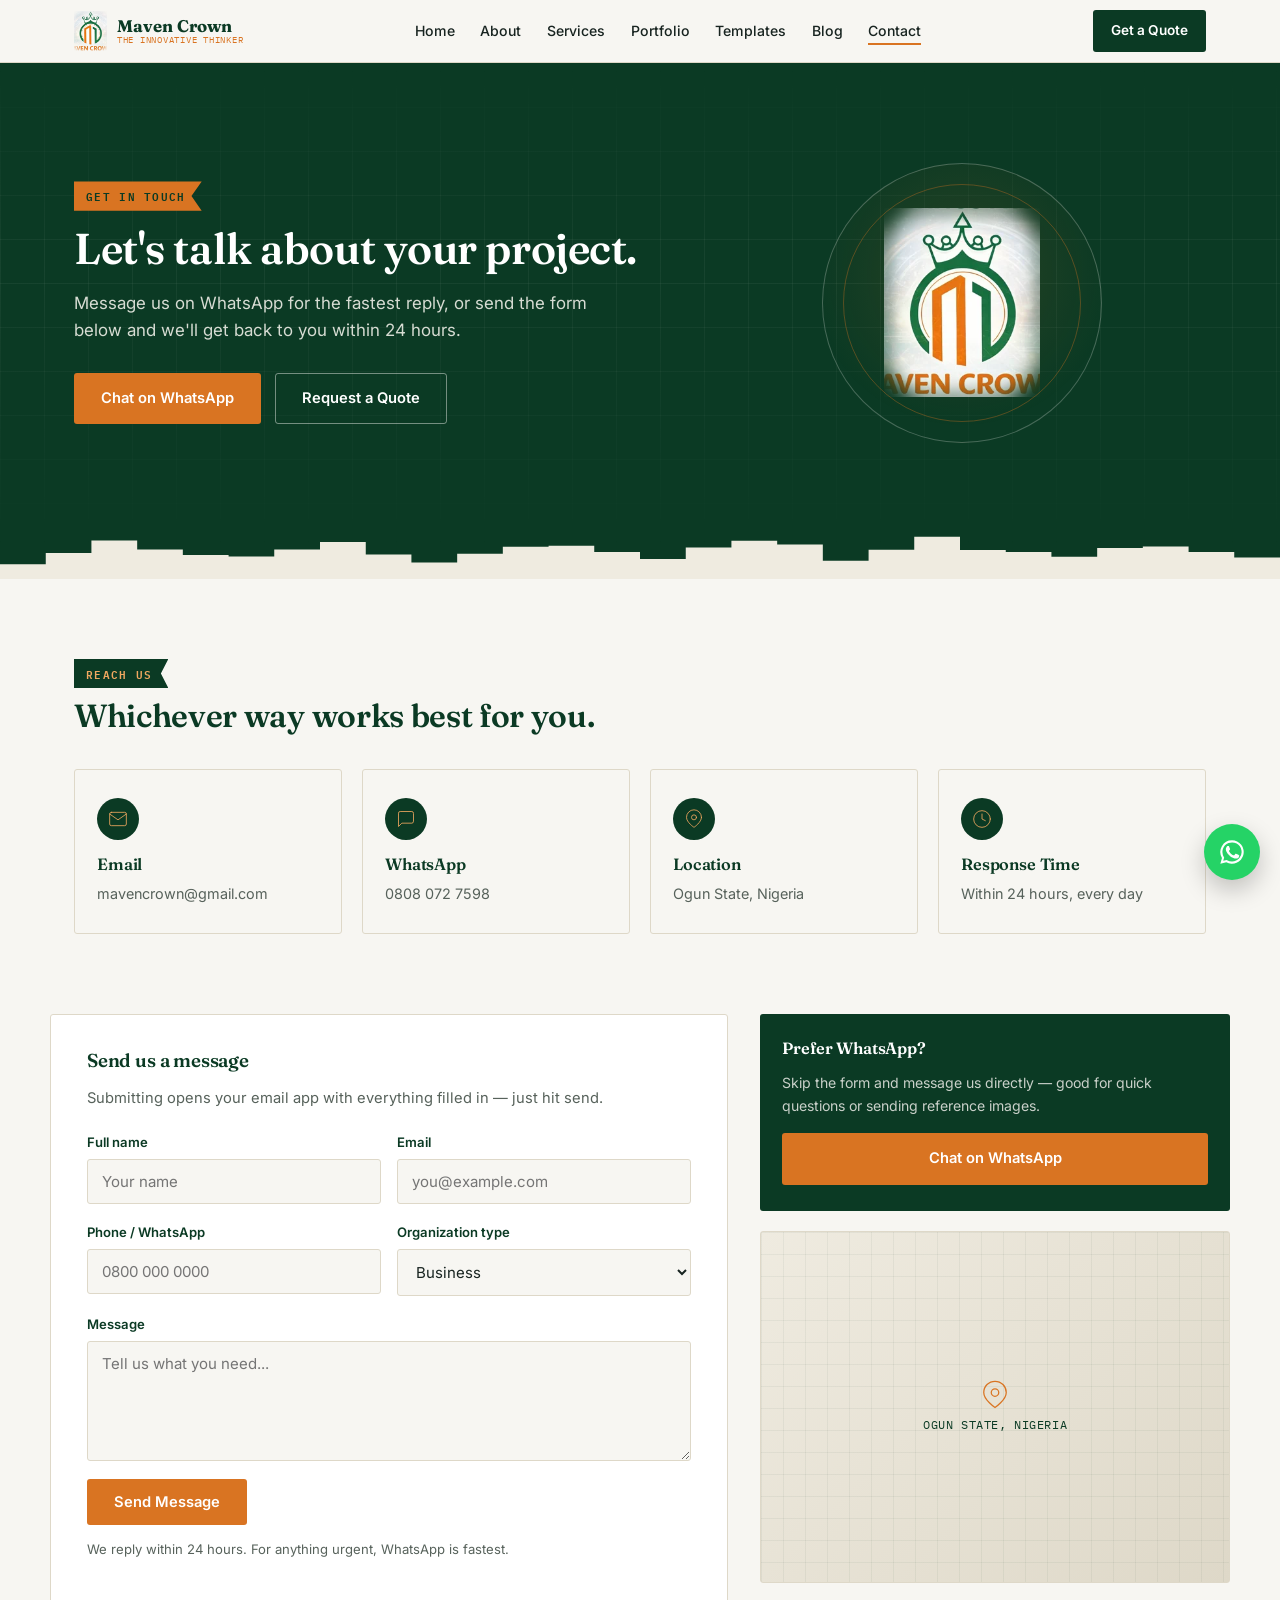
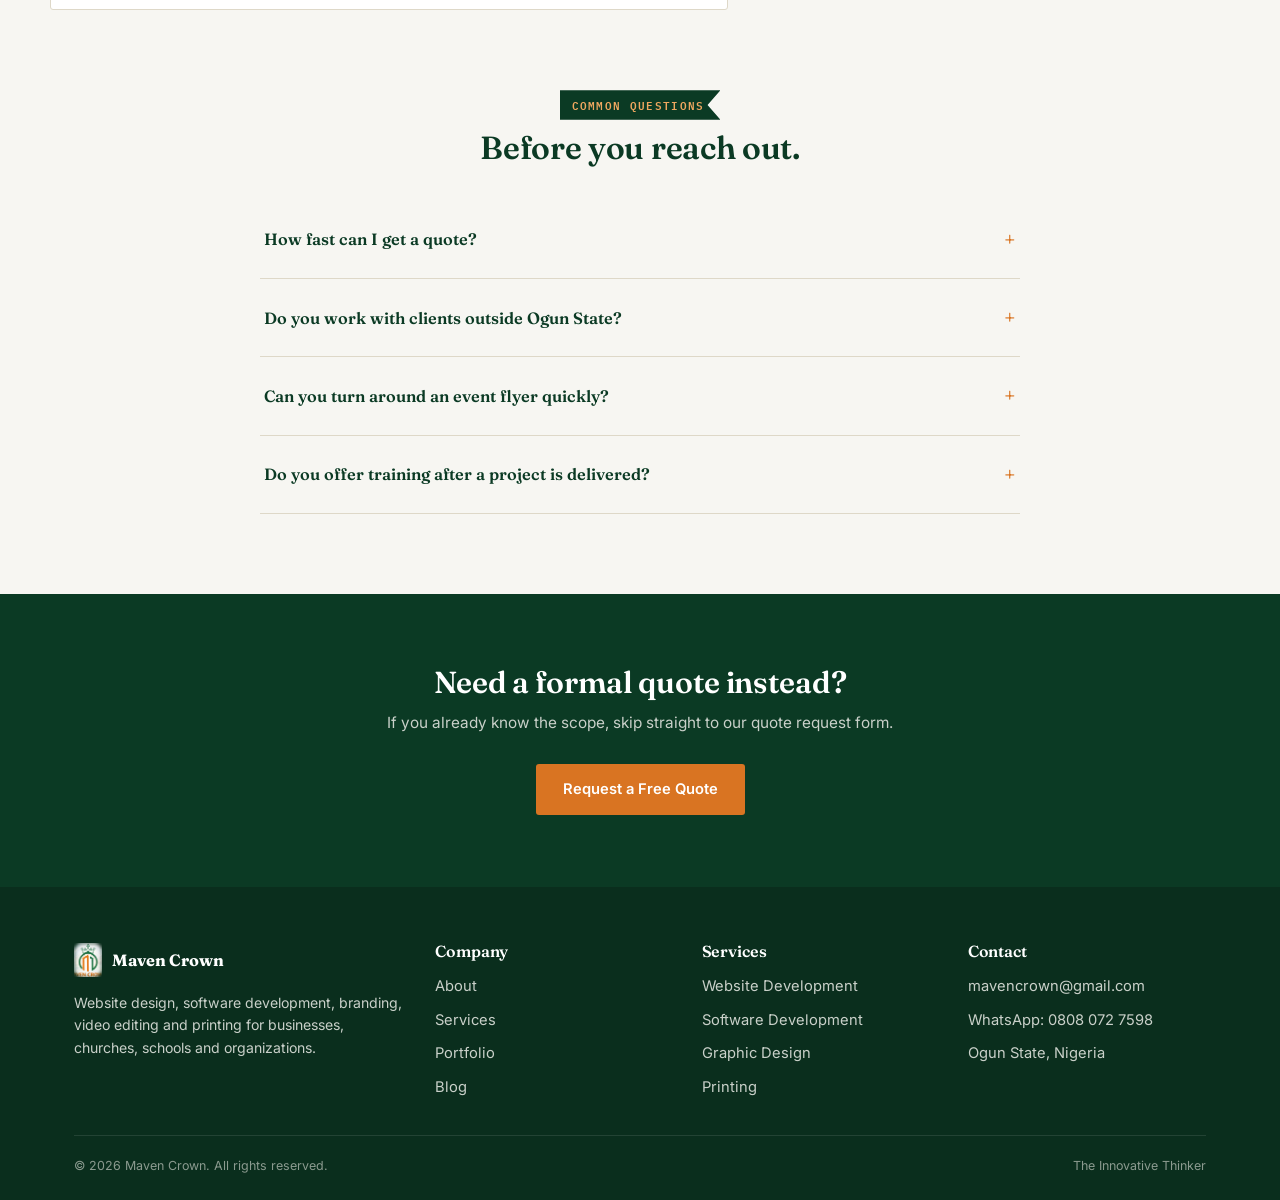
<file: contact.html>
<!DOCTYPE html>
<html lang="en">
<head>
<meta charset="UTF-8">
<meta name="viewport" content="width=device-width, initial-scale=1.0">
<title>Contact | Maven Crown</title>
<link rel="preconnect" href="https://fonts.googleapis.com">
<link href="https://fonts.googleapis.com/css2?family=Fraunces:opsz,wght@9..144,500;9..144,600;9..144,700&family=Inter:wght@400;500;600;700&family=IBM+Plex+Mono:wght@500;600&display=swap" rel="stylesheet">
<style>
  :root{
    --ink:#0B3A24;
    --ink-2:#0F4A2E;
    --paper:#F7F6F2;
    --paper-dim:#EFEBE0;
    --green:#1F7043;
    --orange:#D97422;
    --orange-light:#F0A860;
    --text:#182420;
    --muted:#57625B;
    --line:#DED8C8;
    --radius:3px;
  }
  *{box-sizing:border-box;}
  html{scroll-behavior:smooth;-webkit-text-size-adjust:100%;text-size-adjust:100%;}
  html,body{max-width:100%;overflow-x:hidden;}
  body{margin:0;font-family:'Inter',sans-serif;color:var(--text);background:var(--paper);line-height:1.6;}
  h1,h2,h3,h4{font-family:'Fraunces',serif;font-weight:600;color:var(--ink);margin:0;line-height:1.1;letter-spacing:-.01em;}
  .eyebrow{position:relative;display:inline-flex;align-items:center;font-family:'IBM Plex Mono',monospace;font-size:.68rem;letter-spacing:.12em;text-transform:uppercase;color:#fff;font-weight:600;background:var(--orange);padding:6px 16px 6px 12px;clip-path:polygon(0 0,100% 0,92% 50%,100% 100%,0 100%);}
  .hero .eyebrow{background:var(--orange);color:var(--ink);}
  .section-head .eyebrow,.section-head.center .eyebrow{background:var(--ink);color:var(--orange-light);}
  .container{max-width:1180px;margin:0 auto;padding:0 clamp(16px,4vw,24px);}
  a{color:inherit;text-decoration:none;}
  img{max-width:100%;height:auto;display:block;}
  button{font-family:inherit;}
  :focus-visible{outline:2px solid var(--orange);outline-offset:3px;}
  .btn{display:inline-flex;align-items:center;justify-content:center;gap:8px;padding:13px 26px;border-radius:var(--radius);font-weight:600;font-size:.92rem;cursor:pointer;border:1px solid transparent;transition:transform .15s,background .2s,color .2s;min-height:44px;}
  .btn:hover{transform:translateY(-2px);}
  .btn-primary{background:var(--orange);color:#fff;}
  .btn-primary:hover{background:#c4650f;}
  .btn-ghost{border-color:rgba(247,246,242,.45);color:#fff;}
  .btn-ghost:hover{border-color:#fff;background:rgba(255,255,255,.08);}
  .btn-dark{background:var(--ink);color:#fff;}
  .btn-dark:hover{background:var(--green);}
  .section-head{max-width:640px;margin-bottom:clamp(24px,4vw,36px);}
  .section-head.center{max-width:640px;margin-left:auto;margin-right:auto;text-align:center;}
  .section-head h2{font-size:clamp(1.5rem,3.6vw,2rem);margin-top:10px;}
  @media (prefers-reduced-motion:reduce){
    html{scroll-behavior:auto;}
    *,*::before,*::after{animation-duration:.01ms!important;animation-iteration-count:1!important;transition-duration:.01ms!important;}
  }

  /* FLOATING WHATSAPP + BACK TO TOP */
  .float-whatsapp{position:fixed;right:20px;bottom:20px;width:56px;height:56px;border-radius:50%;background:#25D366;color:#fff;display:flex;align-items:center;justify-content:center;box-shadow:0 10px 24px rgba(0,0,0,.22);z-index:200;transition:transform .2s;}
  .float-whatsapp:hover{transform:scale(1.08);}
  .float-whatsapp svg{width:28px;height:28px;}
  .back-to-top{position:fixed;right:20px;bottom:86px;width:44px;height:44px;border-radius:50%;background:var(--ink);color:#fff;border:none;display:flex;align-items:center;justify-content:center;cursor:pointer;box-shadow:0 8px 18px rgba(0,0,0,.18);z-index:200;opacity:0;pointer-events:none;transform:translateY(8px);transition:opacity .2s,transform .2s,background .2s;}
  .back-to-top.is-visible{opacity:1;pointer-events:auto;transform:translateY(0);}
  .back-to-top:hover{background:var(--orange);}
  .back-to-top svg{width:20px;height:20px;}
  @media (max-width:560px){
    .float-whatsapp{width:50px;height:50px;right:14px;bottom:14px;}
    .float-whatsapp svg{width:24px;height:24px;}
    .back-to-top{width:40px;height:40px;right:16px;bottom:74px;}
  }

  /* NAV */
  .navbar{position:sticky;top:0;z-index:100;background:rgba(247,246,242,.92);backdrop-filter:blur(10px);border-bottom:1px solid var(--line);}
  .nav-inner{display:flex;align-items:center;justify-content:space-between;gap:12px;padding:10px clamp(16px,4vw,24px);max-width:1180px;margin:0 auto;}
  .brand{display:flex;align-items:center;gap:10px;min-width:0;}
  .brand img{height:40px;width:auto;flex-shrink:0;}
  .brand-text{display:flex;flex-direction:column;line-height:1.1;min-width:0;}
  .brand-text b{font-family:'Fraunces',serif;font-weight:700;font-size:1.05rem;color:var(--ink);white-space:nowrap;}
  .brand-text span{font-family:'IBM Plex Mono',monospace;font-size:.58rem;letter-spacing:.08em;color:var(--orange);text-transform:uppercase;white-space:nowrap;}
  .nav-links{display:flex;gap:clamp(14px,2vw,26px);list-style:none;margin:0;padding:0;}
  .nav-links a{font-size:.88rem;font-weight:500;color:var(--text);padding-bottom:4px;border-bottom:2px solid transparent;transition:border-color .2s;white-space:nowrap;}
  .nav-links a.active,.nav-links a:hover{border-color:var(--orange);}
  .nav-right{display:flex;align-items:center;gap:10px;flex-shrink:0;}
  .nav-cta{background:var(--ink);color:#fff!important;padding:10px 18px;border-radius:var(--radius);font-size:.85rem;font-weight:600;white-space:nowrap;min-height:40px;display:inline-flex;align-items:center;}
  .nav-cta:hover{background:var(--orange);}
  .nav-toggle{display:none;background:none;border:none;font-size:1.6rem;cursor:pointer;color:var(--ink);padding:6px;min-width:44px;min-height:44px;align-items:center;justify-content:center;}
  .mobile-menu{display:none;flex-direction:column;background:var(--paper);border-top:1px solid var(--line);padding:8px clamp(16px,4vw,24px) 18px;}
  .mobile-menu a{padding:13px 0;font-size:.98rem;font-weight:500;border-bottom:1px solid var(--line);}
  .mobile-menu .mobile-quote{color:var(--orange);font-weight:700;}
  .mobile-menu.is-open{display:flex;}

  /* HERO SLIDER */
  .hero{position:relative;background:var(--ink);color:#fff;overflow:hidden;}
  .hero::before{content:"";position:absolute;inset:0;z-index:1;background-image:linear-gradient(rgba(247,246,242,.06) 1px,transparent 1px),linear-gradient(90deg,rgba(247,246,242,.06) 1px,transparent 1px);background-size:44px 44px;mask-image:linear-gradient(180deg,transparent,rgba(0,0,0,.9) 40%,transparent 95%);pointer-events:none;}
  .hero-slides{position:relative;z-index:2;}
  .hero-slide{display:none;padding:clamp(56px,9vw,100px) 0 clamp(40px,7vw,84px);}
  .hero-slide.is-active{display:block;animation:fadeIn .6s ease;}
  @keyframes fadeIn{from{opacity:0;transform:translateY(10px);}to{opacity:1;transform:translateY(0);}}
  .hero-grid{display:grid;grid-template-columns:1.1fr .9fr;gap:clamp(24px,4vw,48px);align-items:center;}
  .hero h1{font-size:clamp(1.6rem,4.6vw,2.7rem);color:#fff;margin:14px 0 18px;letter-spacing:-.01em;}
  .hero p.lead{font-size:clamp(.95rem,2vw,1.06rem);color:#D7DCD3;max-width:520px;margin-bottom:28px;}
  .hero-actions{display:flex;gap:14px;flex-wrap:wrap;}
  .crest-panel{position:relative;justify-self:center;width:100%;max-width:280px;aspect-ratio:1/1;border:1px solid rgba(247,246,242,.25);border-radius:50%;display:flex;align-items:center;justify-content:center;background:radial-gradient(circle at 50% 40%,rgba(217,116,34,.14),transparent 70%);}
  .crest-panel::before{content:"";position:absolute;inset:20px;border:1px solid rgba(217,116,34,.35);border-radius:50%;}
  .crest-panel img{width:56%;height:auto;}
  .hero-controls{position:relative;z-index:3;display:flex;align-items:center;justify-content:center;gap:16px;padding-bottom:clamp(24px,4vw,38px);flex-wrap:wrap;}
  .hero-arrow{width:44px;height:44px;border-radius:50%;border:1px solid rgba(247,246,242,.35);background:transparent;color:#fff;cursor:pointer;display:flex;align-items:center;justify-content:center;transition:background .2s;flex-shrink:0;}
  .hero-arrow:hover{background:rgba(247,246,242,.12);}
  .hero-dots{display:flex;gap:6px;}
  .hero-dot{width:36px;height:36px;padding:0;border-radius:50%;background:transparent;border:none;cursor:pointer;display:flex;align-items:center;justify-content:center;}
  .hero-dot::after{content:"";width:8px;height:8px;border-radius:50%;background:rgba(247,246,242,.35);transition:width .2s,background .2s;}
  .hero-dot.is-active::after{background:var(--orange);width:22px;border-radius:5px;}
  .skyline-divider{display:block;width:100%;height:56px;position:relative;z-index:3;margin-top:-4px;}
  .skyline-divider polygon{fill:var(--paper-dim);}

  /* MARQUEE TICKER */
  .marquee{background:var(--orange);overflow:hidden;white-space:nowrap;border-bottom:1px solid var(--line);}
  .marquee-track{display:inline-flex;align-items:center;gap:14px;padding:12px 0;animation:marquee 26s linear infinite;}
  .marquee-track span{font-family:'IBM Plex Mono',monospace;font-size:.78rem;font-weight:600;letter-spacing:.05em;text-transform:uppercase;color:#fff;}
  .marquee-track span.dot{font-size:.5rem;color:var(--ink);opacity:.6;}
  .marquee:hover .marquee-track{animation-play-state:paused;}
  @keyframes marquee{from{transform:translateX(0);}to{transform:translateX(-50%);}}

  /* STATS STRIP */
  .stats{background:var(--paper-dim);border-bottom:1px solid var(--line);padding:26px 0;}
  .stats-grid{display:grid;grid-template-columns:repeat(4,1fr);gap:16px;text-align:center;}
  .stats-grid div b{display:block;font-family:'Fraunces',serif;font-size:clamp(1.25rem,3vw,1.6rem);color:var(--ink);}
  .stats-grid div span{font-size:.76rem;color:var(--muted);}

  /* AUDIENCE TABS */
  .audience{padding:clamp(48px,7vw,80px) 0 clamp(24px,4vw,40px);}
  .tabs{display:flex;flex-wrap:wrap;margin-bottom:28px;border-bottom:1px solid var(--line);overflow-x:auto;-webkit-overflow-scrolling:touch;}
  .tab-btn{font-family:'IBM Plex Mono',monospace;font-size:.78rem;letter-spacing:.04em;padding:10px 4px;margin-right:22px;background:none;border:none;cursor:pointer;color:#8a8474;border-bottom:2px solid transparent;transform:translateY(1px);white-space:nowrap;min-height:44px;}
  .tab-btn.is-active{color:var(--ink);border-color:var(--orange);font-weight:600;}
  .tab-panel{display:none;}
  .tab-panel.is-active{display:grid;grid-template-columns:1fr 1fr;gap:clamp(20px,4vw,40px);align-items:start;}
  .tab-panel p{font-size:1rem;color:var(--muted);max-width:480px;}
  .tab-services{list-style:none;margin:0;padding:0;display:flex;flex-direction:column;gap:12px;}
  .tab-services li{display:flex;gap:12px;font-size:.92rem;padding:14px 16px;background:#fff;border:1px solid var(--line);border-radius:var(--radius);}
  .tab-services li span{color:var(--orange);font-family:'IBM Plex Mono',monospace;font-weight:600;}

  /* SERVICES */
  .services{padding:clamp(48px,7vw,76px) 0;background:var(--paper-dim);border-top:1px solid var(--line);border-bottom:1px solid var(--line);}
  .service-grid{display:grid;grid-template-columns:repeat(3,1fr);gap:20px;margin-top:32px;}
  .service-card{background:var(--paper);border:1px solid var(--line);border-radius:var(--radius);padding:28px 22px;transition:border-color .2s,transform .2s,box-shadow .2s;}
  .service-card:hover{transform:translateY(-4px);border-color:var(--orange);box-shadow:0 14px 30px rgba(11,58,36,.08);}
  .service-card .icon{width:42px;height:42px;border-radius:50%;background:var(--ink);display:flex;align-items:center;justify-content:center;margin-bottom:16px;}
  .service-card .icon svg{width:20px;height:20px;stroke:var(--orange-light);}
  .service-card h4{font-size:1.02rem;margin-bottom:8px;}
  .service-card p{margin:0;font-size:.9rem;color:var(--muted);}

  /* PROCESS */
  .process{padding:clamp(48px,7vw,80px) 0;}
  .process-grid{display:grid;grid-template-columns:repeat(4,1fr);gap:20px;margin-top:36px;counter-reset:step;}
  .process-step{position:relative;padding:24px 18px 18px;border-left:2px solid var(--line);}
  .process-step b.num{font-family:'IBM Plex Mono',monospace;color:var(--orange);font-size:.85rem;display:block;margin-bottom:10px;}
  .process-step h4{font-size:.98rem;margin-bottom:6px;}
  .process-step p{margin:0;font-size:.86rem;color:var(--muted);}

  /* PORTFOLIO SLIDER */
  .portfolio{padding:clamp(48px,7vw,80px) 0;background:var(--paper-dim);border-top:1px solid var(--line);border-bottom:1px solid var(--line);}
  .portfolio-head{display:flex;justify-content:space-between;align-items:flex-end;gap:20px;flex-wrap:wrap;}
  .portfolio-nav{display:flex;gap:10px;}
  .pf-arrow{width:44px;height:44px;border-radius:50%;border:1px solid var(--line);background:var(--paper);color:var(--ink);cursor:pointer;display:flex;align-items:center;justify-content:center;transition:background .2s,border-color .2s;flex-shrink:0;}
  .pf-arrow:hover{background:var(--ink);color:#fff;border-color:var(--ink);}
  .portfolio-track-wrap{overflow:hidden;margin-top:28px;}
  .portfolio-track{display:flex;gap:20px;transition:transform .45s cubic-bezier(.65,0,.35,1);}
  .portfolio-item{position:relative;flex:0 0 calc((100% - 40px)/3);aspect-ratio:4/3;border-radius:var(--radius);overflow:hidden;background:var(--ink);}
  .portfolio-item img{width:100%;height:100%;object-fit:cover;opacity:.88;transition:opacity .2s,transform .3s;}
  .portfolio-item:hover img{opacity:1;transform:scale(1.05);}
  .portfolio-tag{position:absolute;left:12px;bottom:12px;font-family:'IBM Plex Mono',monospace;font-size:.7rem;letter-spacing:.05em;color:#fff;background:rgba(11,58,36,.78);padding:6px 10px;border-radius:var(--radius);}

  /* TESTIMONIALS */
  .testimonials{padding:clamp(48px,7vw,80px) 0;}
  .testi-grid{display:grid;grid-template-columns:repeat(3,1fr);gap:20px;margin-top:32px;}
  .testi-card{background:#fff;border:1px solid var(--line);border-radius:var(--radius);padding:26px 22px;}
  .testi-card p{font-size:.94rem;color:var(--text);margin:0 0 18px;}
  .testi-who{display:flex;align-items:center;gap:12px;}
  .testi-avatar{width:38px;height:38px;border-radius:50%;background:var(--ink);color:var(--orange-light);display:flex;align-items:center;justify-content:center;font-family:'Fraunces',serif;font-weight:700;font-size:.85rem;flex-shrink:0;}
  .testi-who b{display:block;font-size:.88rem;}
  .testi-who span{font-size:.78rem;color:var(--muted);}

  /* NEWSLETTER */
  .newsletter{background:var(--paper-dim);border-top:1px solid var(--line);border-bottom:1px solid var(--line);padding:clamp(40px,6vw,56px) 0;}
  .newsletter-inner{display:grid;grid-template-columns:1.2fr 1fr;gap:28px;align-items:center;}
  .newsletter h2{font-size:clamp(1.3rem,3vw,1.7rem);margin-top:10px;}
  .newsletter p{color:var(--muted);margin:8px 0 0;font-size:.95rem;}
  .newsletter-form{display:flex;gap:10px;flex-wrap:wrap;}
  .newsletter-form input{flex:1;min-width:200px;min-height:48px;padding:12px 16px;border:1px solid var(--line);border-radius:var(--radius);font-family:'Inter',sans-serif;font-size:.94rem;background:#fff;}
  .newsletter-form input:focus{outline:2px solid var(--orange);outline-offset:1px;border-color:var(--orange);}
  .newsletter-note{color:var(--muted);font-size:.78rem;margin:14px auto 0;text-align:center;}

  /* CTA */
  .cta{background:var(--ink);color:#fff;padding:clamp(48px,7vw,72px) 0;text-align:center;position:relative;overflow:hidden;}
  .cta h2{color:#fff;font-size:clamp(1.4rem,3.6vw,1.9rem);margin-bottom:12px;}
  .cta p{color:#C9D0C9;max-width:520px;margin:0 auto 28px;font-size:.96rem;}

  /* FOOTER */
  footer{background:#0A2E1D;color:#C9D0C9;padding:clamp(40px,6vw,56px) 0 24px;font-size:.92rem;}
  .footer-grid{display:grid;grid-template-columns:1.4fr 1fr 1fr 1fr;gap:28px;margin-bottom:36px;}
  footer h3{color:#fff;font-size:1rem;margin-bottom:14px;}
  .footer-brand{display:flex;align-items:center;gap:10px;margin-bottom:14px;}
  .footer-brand img{height:34px;}
  .footer-brand b{color:#fff;font-family:'Fraunces',serif;font-size:1.02rem;}
  footer p{font-size:.88rem;}
  footer ul{list-style:none;margin:0;padding:0;display:flex;flex-direction:column;gap:10px;}
  footer li{word-break:break-word;}
  footer a:hover{color:var(--orange-light);}
  .footer-bottom{border-top:1px solid rgba(255,255,255,.1);padding-top:20px;display:flex;justify-content:space-between;flex-wrap:wrap;gap:8px;font-size:.78rem;color:#8B9A8F;}

  /* Large tablet / small laptop: tighten nav before it has to wrap */
  @media (max-width:1080px){
    .nav-links{gap:14px;}
    .nav-links a{font-size:.84rem;}
  }
  /* Tablet: switch to mobile nav here so nothing overlaps or wraps awkwardly */
  @media (max-width:1024px){
    .nav-links{display:none;}
    .nav-toggle{display:flex;}
    .hero-grid{grid-template-columns:1fr;text-align:left;}
    .crest-panel{max-width:200px;margin:0;}
    .hero-actions{margin-top:4px;}
  }
  @media (max-width:860px){
    .newsletter-inner{grid-template-columns:1fr;text-align:left;}
    .stats-grid{grid-template-columns:repeat(2,1fr);gap:20px;}
    .tab-panel.is-active{grid-template-columns:1fr;}
    .service-grid{grid-template-columns:1fr 1fr;}
    .process-grid{grid-template-columns:1fr 1fr;}
    .portfolio-item{flex:0 0 calc((100% - 20px)/2);}
    .testi-grid{grid-template-columns:1fr;}
    .footer-grid{grid-template-columns:1fr 1fr;}
  }
  @media (max-width:560px){
    .brand-text span{display:none;}
    .nav-cta{padding:9px 14px;font-size:.8rem;}
    .service-grid{grid-template-columns:1fr;}
    .process-grid{grid-template-columns:1fr;}
    .process-step{padding-left:16px;}
    .portfolio-item{flex:0 0 100%;}
    .footer-grid{grid-template-columns:1fr;}
    .stats-grid{grid-template-columns:1fr 1fr;gap:14px;}
    .hero-actions{flex-direction:column;align-items:stretch;}
    .hero-actions .btn{width:100%;}
    .portfolio-head{align-items:center;}
  }
  @media (max-width:400px){
    .brand-text{display:none;}
    .nav-cta{display:none;}
    .stats-grid{grid-template-columns:1fr 1fr;}
    .crest-panel{max-width:160px;}
    .hero-controls{gap:10px;}
  }
</style>

<style>
  /* Shared extra components for inner pages */
  .pull-quote{border-left:3px solid var(--orange);padding:18px 22px;background:var(--paper-dim);font-family:'Fraunces',serif;font-style:italic;font-size:1.15rem;color:var(--ink);margin:28px 0;}
  .pull-quote span{display:block;margin-top:10px;font-family:'IBM Plex Mono',monospace;font-style:normal;font-size:.75rem;color:var(--muted);text-transform:uppercase;letter-spacing:.06em;}

  .story{padding:clamp(48px,7vw,80px) 0;}
  .story-grid{display:grid;grid-template-columns:1.2fr .8fr;gap:clamp(24px,4vw,40px);align-items:start;}
  .story-grid p{color:var(--muted);font-size:1rem;margin-bottom:16px;}
  .story-side{background:var(--ink);color:#fff;padding:28px 24px;border-radius:var(--radius);}
  .story-side h3{color:#fff;font-size:1.1rem;margin-bottom:14px;}
  .story-side ul{list-style:none;margin:0;padding:0;display:flex;flex-direction:column;gap:12px;}
  .story-side li{font-size:.9rem;color:#D7DCD3;display:flex;gap:10px;}
  .story-side li b{color:var(--orange-light);font-family:'IBM Plex Mono',monospace;flex-shrink:0;}

  .info-grid{display:grid;grid-template-columns:repeat(4,1fr);gap:20px;margin-top:32px;}

  .form-section{padding:clamp(48px,7vw,80px) 0;}
  .contact-grid,.quote-grid{display:grid;grid-template-columns:1.3fr .9fr;gap:32px;align-items:start;}
  .form-card{background:#fff;border:1px solid var(--line);border-radius:var(--radius);padding:clamp(22px,4vw,36px);}
  .field{margin-bottom:18px;display:flex;flex-direction:column;gap:6px;}
  .field label{font-size:.82rem;font-weight:600;color:var(--ink);}
  .field input,.field select,.field textarea{font-family:'Inter',sans-serif;font-size:.94rem;padding:12px 14px;border:1px solid var(--line);border-radius:var(--radius);background:var(--paper);color:var(--text);min-height:44px;width:100%;}
  .field textarea{min-height:120px;resize:vertical;}
  .field input:focus,.field select:focus,.field textarea:focus{outline:2px solid var(--orange);outline-offset:1px;border-color:var(--orange);}
  .field-row{display:grid;grid-template-columns:1fr 1fr;gap:16px;}
  .field-legend{font-size:.82rem;font-weight:600;color:var(--ink);margin-bottom:10px;display:block;}
  .checkbox-grid{display:grid;grid-template-columns:1fr 1fr;gap:10px;margin-bottom:18px;}
  .checkbox-item{display:flex;align-items:center;gap:10px;font-size:.88rem;padding:10px 12px;border:1px solid var(--line);border-radius:var(--radius);background:var(--paper);cursor:pointer;}
  .checkbox-item input{width:16px;height:16px;accent-color:var(--orange);flex-shrink:0;}
  .form-note{font-size:.82rem;color:var(--muted);margin-top:14px;}
  .form-msg{display:none;font-size:.88rem;padding:12px 14px;border-radius:var(--radius);background:var(--paper-dim);border:1px solid var(--line);margin-top:14px;}
  .form-msg.is-visible{display:block;}

  .side-card{background:var(--ink);color:#fff;border-radius:var(--radius);padding:26px 22px;margin-bottom:20px;}
  .side-card h3{color:#fff;font-size:1.02rem;margin-bottom:10px;}
  .side-card p{color:#C9D0C9;font-size:.88rem;margin-bottom:16px;}
  .side-card .btn{width:100%;}
  .map-box{position:relative;aspect-ratio:4/3;border-radius:var(--radius);overflow:hidden;background:
    linear-gradient(rgba(11,58,36,.05) 1px,transparent 1px),
    linear-gradient(90deg,rgba(11,58,36,.05) 1px,transparent 1px),
    linear-gradient(135deg,var(--paper-dim),var(--line));
    background-size:22px 22px,22px 22px,100% 100%;
    border:1px solid var(--line);display:flex;align-items:center;justify-content:center;}
  .map-pin{display:flex;flex-direction:column;align-items:center;gap:6px;color:var(--ink);}
  .map-pin svg{width:30px;height:30px;stroke:var(--orange);}
  .map-pin span{font-family:'IBM Plex Mono',monospace;font-size:.72rem;text-transform:uppercase;letter-spacing:.05em;text-align:center;padding:0 10px;}

  .faq{max-width:760px;margin:0 auto;}
  .faq-item{border-bottom:1px solid var(--line);padding:6px 0;}
  .faq-item summary{cursor:pointer;padding:16px 4px;font-weight:600;font-family:'Fraunces',serif;font-size:1.02rem;color:var(--ink);list-style:none;display:flex;justify-content:space-between;align-items:center;gap:16px;min-height:44px;}
  .faq-item summary::-webkit-details-marker{display:none;}
  .faq-item summary::after{content:'+';font-size:1.3rem;color:var(--orange);transition:transform .2s;flex-shrink:0;}
  .faq-item[open] summary::after{transform:rotate(45deg);}
  .faq-item p{margin:0 0 16px;color:var(--muted);font-size:.92rem;padding:0 4px;}

  @media (max-width:960px){
    .story-grid,.contact-grid,.quote-grid{grid-template-columns:1fr;}
    .info-grid{grid-template-columns:1fr 1fr;}
  }
  @media (max-width:560px){
    .field-row,.checkbox-grid{grid-template-columns:1fr;}
    .info-grid{grid-template-columns:1fr;}
  }

  /* Tag pills */
  .tag-row{display:flex;flex-wrap:wrap;gap:10px;margin-top:20px;}
  .tag-pill{display:inline-flex;align-items:center;padding:8px 16px;border:1px solid var(--line);border-radius:999px;font-family:'IBM Plex Mono',monospace;font-size:.78rem;color:var(--text);background:#fff;}

  /* Detailed service breakdown */
  .service-detail{display:grid;grid-template-columns:56px 1fr;gap:20px;padding:28px 0;border-bottom:1px solid var(--line);}
  .service-detail:last-child{border-bottom:none;}
  .service-detail .icon-lg{width:52px;height:52px;border-radius:50%;background:var(--ink);display:flex;align-items:center;justify-content:center;flex-shrink:0;}
  .service-detail .icon-lg svg{width:24px;height:24px;stroke:var(--orange-light);}
  .service-detail h3{font-size:1.15rem;margin-bottom:8px;}
  .service-detail p{color:var(--muted);margin:0 0 14px;font-size:.95rem;}
  .service-detail ul{list-style:none;margin:0;padding:0;display:flex;flex-wrap:wrap;gap:10px;}
  .service-detail li{font-size:.8rem;background:var(--paper-dim);border:1px solid var(--line);padding:6px 12px;border-radius:999px;color:var(--text);}

  /* Filter tabs (portfolio, products) */
  .filter-tabs{display:flex;flex-wrap:wrap;gap:10px;margin-bottom:28px;}
  .filter-btn{font-family:'IBM Plex Mono',monospace;font-size:.78rem;letter-spacing:.03em;padding:9px 16px;border-radius:999px;border:1px solid var(--line);background:#fff;color:var(--text);cursor:pointer;min-height:40px;}
  .filter-btn.is-active{background:var(--ink);color:#fff;border-color:var(--ink);}

  /* Static portfolio grid */
  .portfolio-static-grid{display:grid;grid-template-columns:repeat(3,1fr);gap:20px;margin-top:8px;}
  .portfolio-static-grid .portfolio-item{flex:none;}
  .portfolio-static-grid .portfolio-item.is-hidden{display:none;}
  .portfolio-detail-card{background:#fff;border:1px solid var(--line);border-radius:var(--radius);overflow:hidden;display:flex;flex-direction:column;transition:transform .2s,border-color .2s;}
  .portfolio-detail-card:hover{transform:translateY(-4px);border-color:var(--orange);}
  .portfolio-detail-card img{aspect-ratio:4/3;object-fit:cover;}
  .portfolio-detail-card.is-hidden{display:none;}
  .pf-body{padding:18px 18px 20px;display:flex;flex-direction:column;flex:1;}
  .pf-cat{font-family:'IBM Plex Mono',monospace;font-size:.68rem;text-transform:uppercase;color:var(--orange);margin-bottom:8px;}
  .pf-body h4{font-size:1rem;margin-bottom:8px;}
  .pf-body p{color:var(--muted);font-size:.86rem;margin:0 0 14px;flex:1;}
  .pf-tech{display:flex;flex-wrap:wrap;gap:8px;}
  .pf-tech span{font-size:.72rem;background:var(--paper-dim);border:1px solid var(--line);padding:4px 10px;border-radius:999px;color:var(--text);}

  /* Blog cards */
  .blog-grid{display:grid;grid-template-columns:repeat(3,1fr);gap:22px;margin-top:32px;}
  .blog-card{background:#fff;border:1px solid var(--line);border-radius:var(--radius);overflow:hidden;display:flex;flex-direction:column;transition:transform .2s,border-color .2s;}
  .blog-card:hover{transform:translateY(-4px);border-color:var(--orange);}
  .blog-card img{aspect-ratio:16/10;object-fit:cover;}
  .blog-card .blog-body{padding:20px 20px 22px;display:flex;flex-direction:column;flex:1;}
  .blog-tag{font-family:'IBM Plex Mono',monospace;font-size:.68rem;text-transform:uppercase;letter-spacing:.06em;color:var(--orange);margin-bottom:10px;}
  .blog-card h4{font-size:1.02rem;margin-bottom:10px;}
  .blog-card p{color:var(--muted);font-size:.88rem;margin:0 0 16px;flex:1;}
  .blog-read{font-family:'IBM Plex Mono',monospace;font-size:.78rem;color:var(--ink);font-weight:600;}

  /* Product cards (digital products / templates) */
  .product-grid{display:grid;grid-template-columns:repeat(3,1fr);gap:20px;margin-top:8px;}
  .product-card{background:#fff;border:1px solid var(--line);border-radius:var(--radius);overflow:hidden;display:flex;flex-direction:column;transition:transform .2s,border-color .2s;}
  .product-card:hover{transform:translateY(-4px);border-color:var(--orange);}
  .product-card img{aspect-ratio:16/10;object-fit:cover;}
  .product-card.is-hidden{display:none;}
  .product-body{padding:20px;display:flex;flex-direction:column;flex:1;}
  .product-cat{font-family:'IBM Plex Mono',monospace;font-size:.68rem;text-transform:uppercase;color:var(--orange);margin-bottom:8px;}
  .product-card h4{font-size:1.02rem;margin-bottom:8px;}
  .product-card p{color:var(--muted);font-size:.87rem;margin:0 0 14px;flex:1;}
  .product-price{font-family:'Fraunces',serif;font-weight:600;color:var(--ink);font-size:1.05rem;margin-bottom:14px;}
  .product-card .btn{width:100%;}
  .sample-note{background:var(--paper-dim);border:1px dashed var(--line);border-radius:var(--radius);padding:14px 18px;font-size:.85rem;color:var(--muted);margin-top:28px;}

  @media (max-width:860px){
    .service-detail{grid-template-columns:1fr;}
    .service-detail .icon-lg{margin-bottom:4px;}
    .portfolio-static-grid,.blog-grid,.product-grid{grid-template-columns:1fr 1fr;}
    .vm-grid{grid-template-columns:1fr;}
    .founder-card{grid-template-columns:1fr;text-align:left;}
  }
  @media (max-width:560px){
    .portfolio-static-grid,.blog-grid,.product-grid{grid-template-columns:1fr;}
  }

  /* Vision / Mission */
  .vm-grid{display:grid;grid-template-columns:1fr 1fr;gap:20px;margin-top:8px;}
  .vm-card{background:#fff;border:1px solid var(--line);border-radius:var(--radius);padding:28px 24px;}
  .vm-card .icon{width:42px;height:42px;border-radius:50%;background:var(--ink);display:flex;align-items:center;justify-content:center;margin-bottom:16px;}
  .vm-card .icon svg{width:20px;height:20px;stroke:var(--orange-light);}
  .vm-card h3{font-size:1.05rem;margin-bottom:8px;}
  .vm-card p{color:var(--muted);font-size:.92rem;margin:0;}

  /* Founder card */
  .founder-card{display:grid;grid-template-columns:auto 1fr;gap:24px;align-items:start;background:#fff;border:1px solid var(--line);border-radius:var(--radius);padding:clamp(24px,4vw,32px);}
  .founder-avatar{width:84px;height:84px;border-radius:50%;background:var(--ink);color:var(--orange-light);display:flex;align-items:center;justify-content:center;font-family:'Fraunces',serif;font-weight:700;font-size:2rem;flex-shrink:0;}
  .founder-card h3{font-size:1.2rem;margin-bottom:2px;}
  .founder-title{font-family:'IBM Plex Mono',monospace;font-size:.78rem;color:var(--orange);text-transform:uppercase;letter-spacing:.05em;margin-bottom:12px;display:block;}
  .founder-card p{color:var(--muted);font-size:.95rem;margin:0;}

  /* Achievements strip reuses .stats-grid look but on paper bg */
  .achievements{padding:clamp(40px,6vw,56px) 0;}
  .achievements .stats-grid{background:var(--paper-dim);border:1px solid var(--line);border-radius:var(--radius);padding:28px 20px;}
</style>

</head>
<body>

<a class="float-whatsapp" href="https://wa.me/2348080727598" target="_blank" rel="noopener" aria-label="Chat with us on WhatsApp">
  <svg viewBox="0 0 24 24" fill="currentColor"><path d="M17.5 14.4c-.3-.1-1.7-.8-2-.9-.3-.1-.5-.1-.6.1-.2.3-.7.9-.9 1.1-.2.2-.3.2-.6.1-.3-.1-1.2-.4-2.3-1.4-.9-.8-1.4-1.7-1.6-2-.2-.3 0-.5.1-.6.1-.1.3-.3.4-.5.1-.2.2-.3.3-.5.1-.2 0-.4 0-.5C10.2 9 9.7 7.8 9.5 7.3c-.2-.5-.4-.4-.6-.4h-.5c-.2 0-.5.1-.7.3-.2.3-1 1-1 2.4s1 2.8 1.1 3c.1.2 2 3.1 4.9 4.3.7.3 1.2.5 1.6.6.7.2 1.3.2 1.8.1.5-.1 1.7-.7 1.9-1.4.2-.7.2-1.2.2-1.4-.1-.1-.3-.2-.6-.3z"/><path d="M12 2a10 10 0 0 0-8.6 15.1L2 22l5.1-1.3A10 10 0 1 0 12 2zm0 18.2a8.2 8.2 0 0 1-4.2-1.2l-.3-.2-3 .8.8-2.9-.2-.3A8.2 8.2 0 1 1 12 20.2z"/></svg>
</a>
<button class="back-to-top" id="backToTop" aria-label="Back to top">
  <svg viewBox="0 0 24 24" fill="none" stroke="currentColor" stroke-width="2" stroke-linecap="round" stroke-linejoin="round"><polyline points="18 15 12 9 6 15"/></svg>
</button>

<nav class="navbar">
  <div class="nav-inner">
    <a class="brand" href="index.html">
      <img src="[data-uri]" alt="Maven Crown logo">
      <span class="brand-text"><b>Maven Crown</b><span>The Innovative Thinker</span></span>
    </a>
    <ul class="nav-links">
      <li><a href="index.html">Home</a></li>
      <li><a href="about.html">About</a></li>
      <li><a href="services.html">Services</a></li>
      <li><a href="portfolio.html">Portfolio</a></li>
      <li><a href="books.html">Templates</a></li>
      <li><a href="blog.html">Blog</a></li>
      <li><a class="active" href="contact.html">Contact</a></li>
    </ul>
    <div class="nav-right">
      <a class="nav-cta" href="quote.html">Get a Quote</a>
      <button class="nav-toggle" id="navToggle" aria-label="Menu" aria-expanded="false">&#9776;</button>
    </div>
  </div>
  <div class="mobile-menu" id="mobileMenu">
    <a class="mobile-quote" href="quote.html">Get a Quote &rarr;</a>
    <a href="index.html">Home</a>
    <a href="about.html">About</a>
    <a href="services.html">Services</a>
    <a href="portfolio.html">Portfolio</a>
    <a href="books.html">Templates</a>
    <a href="blog.html">Blog</a>
    <a class="active" href="contact.html">Contact</a>
  </div>
</nav>
<section class="hero">
  <div class="hero-slides container">
    <div class="hero-slide is-active">
      <div class="hero-grid">
        <div>
          <div class="eyebrow">Get in touch</div>
          <h1>Let's talk about your project.</h1>
          <p class="lead">Message us on WhatsApp for the fastest reply, or send the form below and we'll get back to you within 24 hours.</p>
          <div class="hero-actions">
            <a class="btn btn-primary" href="https://wa.me/2348080727598" target="_blank" rel="noopener">Chat on WhatsApp</a>
            <a class="btn btn-ghost" href="quote.html">Request a Quote</a>
          </div>
        </div>
        <div class="crest-panel"><img src="[data-uri]" alt="Maven Crown emblem"></div>
      </div>
    </div>
  </div>
  <svg class="skyline-divider" viewBox="0 0 1200 110" preserveAspectRatio="none" aria-hidden="true">
    <polygon points="0,110 0.0,80.9 42.9,80.9 42.9,58.9 85.7,58.9 85.7,34.3 128.6,34.3 128.6,51.9 171.4,51.9 171.4,62.8 214.3,62.8 214.3,65.9 257.1,65.9 257.1,51.9 300.0,51.9 300.0,37.5 342.9,37.5 342.9,61.9 385.7,61.9 385.7,77.8 428.6,77.8 428.6,60.2 471.4,60.2 471.4,46.5 514.3,46.5 514.3,44.5 557.1,44.5 557.1,57.0 600.0,57.0 600.0,70.6 642.9,70.6 642.9,47.9 685.7,47.9 685.7,35.0 728.6,35.0 728.6,42.4 771.4,42.4 771.4,74.0 814.3,74.0 814.3,52.5 857.1,52.5 857.1,26.9 900.0,26.9 900.0,53.1 942.9,53.1 942.9,57.0 985.7,57.0 985.7,66.3 1028.6,66.3 1028.6,49.3 1071.4,49.3 1071.4,46.4 1114.3,46.4 1114.3,57.0 1157.1,57.0 1157.1,68.0 1200.0,68.0 1200,110"/>
  </svg>
</section>
<section class="container" style="padding-top:clamp(48px,7vw,80px);">
  <div class="section-head">
    <div class="eyebrow">Reach us</div>
    <h2>Whichever way works best for you.</h2>
  </div>
  <div class="info-grid">
    <div class="service-card">
      <div class="icon"><svg viewBox="0 0 24 24" fill="none" stroke-linecap="round" stroke-linejoin="round"><path d="M4 4h16v16H4z" opacity="0"/><path d="M22 6l-10 7L2 6"/><rect x="2" y="4" width="20" height="16" rx="2"/></svg></div>
      <h4>Email</h4>
      <p>mavencrown@gmail.com</p>
    </div>
    <div class="service-card">
      <div class="icon"><svg viewBox="0 0 24 24" fill="none" stroke-linecap="round" stroke-linejoin="round"><path d="M21 15a2 2 0 0 1-2 2H7l-4 4V5a2 2 0 0 1 2-2h14a2 2 0 0 1 2 2z"/></svg></div>
      <h4>WhatsApp</h4>
      <p>0808 072 7598</p>
    </div>
    <div class="service-card">
      <div class="icon"><svg viewBox="0 0 24 24" fill="none" stroke-linecap="round" stroke-linejoin="round"><path d="M21 10c0 6-9 12-9 12s-9-6-9-12a9 9 0 0 1 18 0z"/><circle cx="12" cy="10" r="3"/></svg></div>
      <h4>Location</h4>
      <p>Ogun State, Nigeria</p>
    </div>
    <div class="service-card">
      <div class="icon"><svg viewBox="0 0 24 24" fill="none" stroke-linecap="round" stroke-linejoin="round"><circle cx="12" cy="12" r="10"/><polyline points="12 6 12 12 16 14"/></svg></div>
      <h4>Response Time</h4>
      <p>Within 24 hours, every day</p>
    </div>
  </div>
</section>
<section class="form-section container">
  <div class="contact-grid">
    <div class="form-card">
      <h3 style="margin-bottom:6px;">Send us a message</h3>
      <p style="color:var(--muted);font-size:.92rem;margin-bottom:22px;">Submitting opens your email app with everything filled in &mdash; just hit send.</p>
      <form id="contactForm">
        <div class="field-row">
          <div class="field"><label for="c_name">Full name</label><input id="c_name" name="name" type="text" required placeholder="Your name"></div>
          <div class="field"><label for="c_email">Email</label><input id="c_email" name="email" type="email" required placeholder="you@example.com"></div>
        </div>
        <div class="field-row">
          <div class="field"><label for="c_phone">Phone / WhatsApp</label><input id="c_phone" name="phone" type="tel" placeholder="0800 000 0000"></div>
          <div class="field"><label for="c_org">Organization type</label>
            <select id="c_org" name="organization">
              <option>Business</option>
              <option>Church</option>
              <option>School</option>
              <option>NGO</option>
              <option>Other</option>
            </select>
          </div>
        </div>
        <div class="field"><label for="c_message">Message</label><textarea id="c_message" name="message" required placeholder="Tell us what you need..."></textarea></div>
        <button type="submit" class="btn btn-primary">Send Message</button>
        <div class="form-msg" id="c_msg">Thanks &mdash; your email app should be opening now with your message ready to send. Prefer WhatsApp? Use the button above instead.</div>
        <p class="form-note">We reply within 24 hours. For anything urgent, WhatsApp is fastest.</p>
      </form>
    </div>
    <div>
      <div class="side-card">
        <h3>Prefer WhatsApp?</h3>
        <p>Skip the form and message us directly &mdash; good for quick questions or sending reference images.</p>
        <a class="btn btn-primary" href="https://wa.me/2348080727598" target="_blank" rel="noopener">Chat on WhatsApp</a>
      </div>
      <div class="map-box">
        <div class="map-pin">
          <svg viewBox="0 0 24 24" fill="none" stroke-linecap="round" stroke-linejoin="round"><path d="M21 10c0 6-9 12-9 12s-9-6-9-12a9 9 0 0 1 18 0z"/><circle cx="12" cy="10" r="3"/></svg>
          <span>Ogun State, Nigeria</span>
        </div>
      </div>
    </div>
  </div>
</section>
<section class="container" style="padding-bottom:clamp(48px,7vw,80px);">
  <div class="section-head center">
    <div class="eyebrow">Common questions</div>
    <h2>Before you reach out.</h2>
  </div>
  <div class="faq">
    <details class="faq-item">
      <summary>How fast can I get a quote?</summary>
      <p>Within 24 hours of sending your details, usually sooner during the week.</p>
    </details>
    <details class="faq-item">
      <summary>Do you work with clients outside Ogun State?</summary>
      <p>Yes &mdash; websites, software and design are fully remote. Printing can be shipped or arranged locally depending on your location.</p>
    </details>
    <details class="faq-item">
      <summary>Can you turn around an event flyer quickly?</summary>
      <p>Often within a day or two, depending on how much content and how many revisions are needed. Tell us your event date when you reach out.</p>
    </details>
    <details class="faq-item">
      <summary>Do you offer training after a project is delivered?</summary>
      <p>Yes &mdash; website and software training is one of our core services, so your team can manage things independently afterward.</p>
    </details>
  </div>
</section>
<section class="cta">
  <div class="container">
    <h2>Need a formal quote instead?</h2>
    <p>If you already know the scope, skip straight to our quote request form.</p>
    <a class="btn btn-primary" href="quote.html">Request a Free Quote</a>
  </div>
</section>

<footer>
  <div class="container">
    <div class="footer-grid">
      <div>
        <div class="footer-brand"><img src="[data-uri]" alt="Maven Crown logo"><b>Maven Crown</b></div>
        <p>Website design, software development, branding, video editing and printing for businesses, churches, schools and organizations.</p>
      </div>
      <div>
        <h3>Company</h3>
        <ul>
          <li><a href="about.html">About</a></li>
          <li><a href="services.html">Services</a></li>
          <li><a href="portfolio.html">Portfolio</a></li>
          <li><a href="blog.html">Blog</a></li>
        </ul>
      </div>
      <div>
        <h3>Services</h3>
        <ul>
          <li><a href="services.html">Website Development</a></li>
          <li><a href="services.html">Software Development</a></li>
          <li><a href="services.html">Graphic Design</a></li>
          <li><a href="services.html">Printing</a></li>
        </ul>
      </div>
      <div>
        <h3>Contact</h3>
        <ul>
          <li>mavencrown@gmail.com</li>
          <li>WhatsApp: 0808 072 7598</li>
          <li>Ogun State, Nigeria</li>
        </ul>
      </div>
    </div>
    <div class="footer-bottom">
      <span>&copy; 2026 Maven Crown. All rights reserved.</span>
      <span>The Innovative Thinker</span>
    </div>
  </div>
</footer>

<script>
  // mobile menu
  const navToggle = document.getElementById('navToggle');
  const mobileMenu = document.getElementById('mobileMenu');
  navToggle.addEventListener('click', () => {
    const open = mobileMenu.classList.toggle('is-open');
    navToggle.setAttribute('aria-expanded', open);
  });

  // back to top
  (function(){
    const btn = document.getElementById('backToTop');
    if (!btn) return;
    window.addEventListener('scroll', () => {
      btn.classList.toggle('is-visible', window.scrollY > 500);
    });
    btn.addEventListener('click', () => {
      const reduce = window.matchMedia('(prefers-reduced-motion: reduce)').matches;
      window.scrollTo({ top: 0, behavior: reduce ? 'auto' : 'smooth' });
    });
  })();

  // newsletter signup (mailto until a real list provider is connected)
  (function(){
    const form = document.getElementById('newsletterForm');
    if (!form) return;
    form.addEventListener('submit', function(e){
      e.preventDefault();
      const email = document.getElementById('nl_email').value;
      const subject = encodeURIComponent('Newsletter signup');
      const body = encodeURIComponent('Please add this email to the Maven Crown newsletter list: ' + email);
      window.location.href = 'mailto:mavencrown@gmail.com?subject=' + subject + '&body=' + body;
    });
  })();

  // audience tabs
  document.querySelectorAll('.tab-btn').forEach(btn=>{
    btn.addEventListener('click',()=>{
      document.querySelectorAll('.tab-btn').forEach(b=>b.classList.remove('is-active'));
      document.querySelectorAll('.tab-panel').forEach(p=>p.classList.remove('is-active'));
      btn.classList.add('is-active');
      document.getElementById(btn.dataset.tab).classList.add('is-active');
    });
  });

  // hero slider
  if (document.getElementById('heroSlides')) (function(){
    const slides = document.querySelectorAll('.hero-slide');
    const dotsWrap = document.getElementById('heroDots');
    let idx = 0, timer;
    slides.forEach((_,i)=>{
      const d = document.createElement('button');
      d.className = 'hero-dot' + (i===0 ? ' is-active':'');
      d.setAttribute('aria-label','Go to slide '+(i+1));
      d.addEventListener('click',()=>go(i));
      dotsWrap.appendChild(d);
    });
    const dots = dotsWrap.querySelectorAll('.hero-dot');
    function go(i){
      slides[idx].classList.remove('is-active');
      dots[idx].classList.remove('is-active');
      idx = (i+slides.length)%slides.length;
      slides[idx].classList.add('is-active');
      dots[idx].classList.add('is-active');
      restart();
    }
    function restart(){
      clearInterval(timer);
      timer = setInterval(()=>go(idx+1), 6000);
    }
    document.getElementById('heroPrev').addEventListener('click',()=>go(idx-1));
    document.getElementById('heroNext').addEventListener('click',()=>go(idx+1));
    restart();
  })();

  // portfolio slider
  if (document.getElementById('pfTrack')) (function(){
    const track = document.getElementById('pfTrack');
    const items = track.querySelectorAll('.portfolio-item');
    let pos = 0;
    function perView(){
      const w = window.innerWidth;
      if (w <= 560) return 1;
      if (w <= 860) return 2;
      return 3;
    }
    function maxPos(){ return Math.max(0, items.length - perView()); }
    function update(){
      const gap = 20;
      const itemWidth = items[0].getBoundingClientRect().width + gap;
      track.style.transform = `translateX(-${pos*itemWidth}px)`;
    }
    document.getElementById('pfNext').addEventListener('click',()=>{
      pos = Math.min(pos+1, maxPos());
      update();
    });
    document.getElementById('pfPrev').addEventListener('click',()=>{
      pos = Math.max(pos-1, 0);
      update();
    });
    window.addEventListener('resize', ()=>{ pos = Math.min(pos, maxPos()); update(); });

    // basic touch swipe
    let startX = 0;
    track.addEventListener('touchstart', e => startX = e.touches[0].clientX, {passive:true});
    track.addEventListener('touchend', e => {
      const diff = e.changedTouches[0].clientX - startX;
      if (diff < -40) { pos = Math.min(pos+1, maxPos()); update(); }
      if (diff > 40) { pos = Math.max(pos-1, 0); update(); }
    });
  })();
</script>

<script>
  (function(){
    const form = document.getElementById('contactForm');
    if (!form) return;
    form.addEventListener('submit', function(e){
      e.preventDefault();
      const lines = [];
    lines.push('Name: ' + (document.getElementById('c_name') ? document.getElementById('c_name').value : ''));
    lines.push('Email: ' + (document.getElementById('c_email') ? document.getElementById('c_email').value : ''));
    lines.push('Phone: ' + (document.getElementById('c_phone') ? document.getElementById('c_phone').value : ''));
    lines.push('Organization type: ' + (document.getElementById('c_org') ? document.getElementById('c_org').value : ''));
    lines.push('Message: ' + (document.getElementById('c_message') ? document.getElementById('c_message').value : ''));
      const checks = form.querySelectorAll('input[type=checkbox]:checked');
      if (checks.length){
        const names = Array.from(checks).map(c=>c.value).join(', ');
        lines.push('Services needed: ' + names);
      }
      const body = encodeURIComponent(lines.join('\n'));
      const subject = encodeURIComponent('Website enquiry' + (document.getElementById('c_name') ? ' - ' + document.getElementById('c_name').value : ''));
      window.location.href = 'mailto:mavencrown@gmail.com?subject=' + subject + '&body=' + body;
      const msg = document.getElementById('c_msg');
      if (msg) msg.classList.add('is-visible');
    });
  })();
</script>

</body>
</html>
</file>
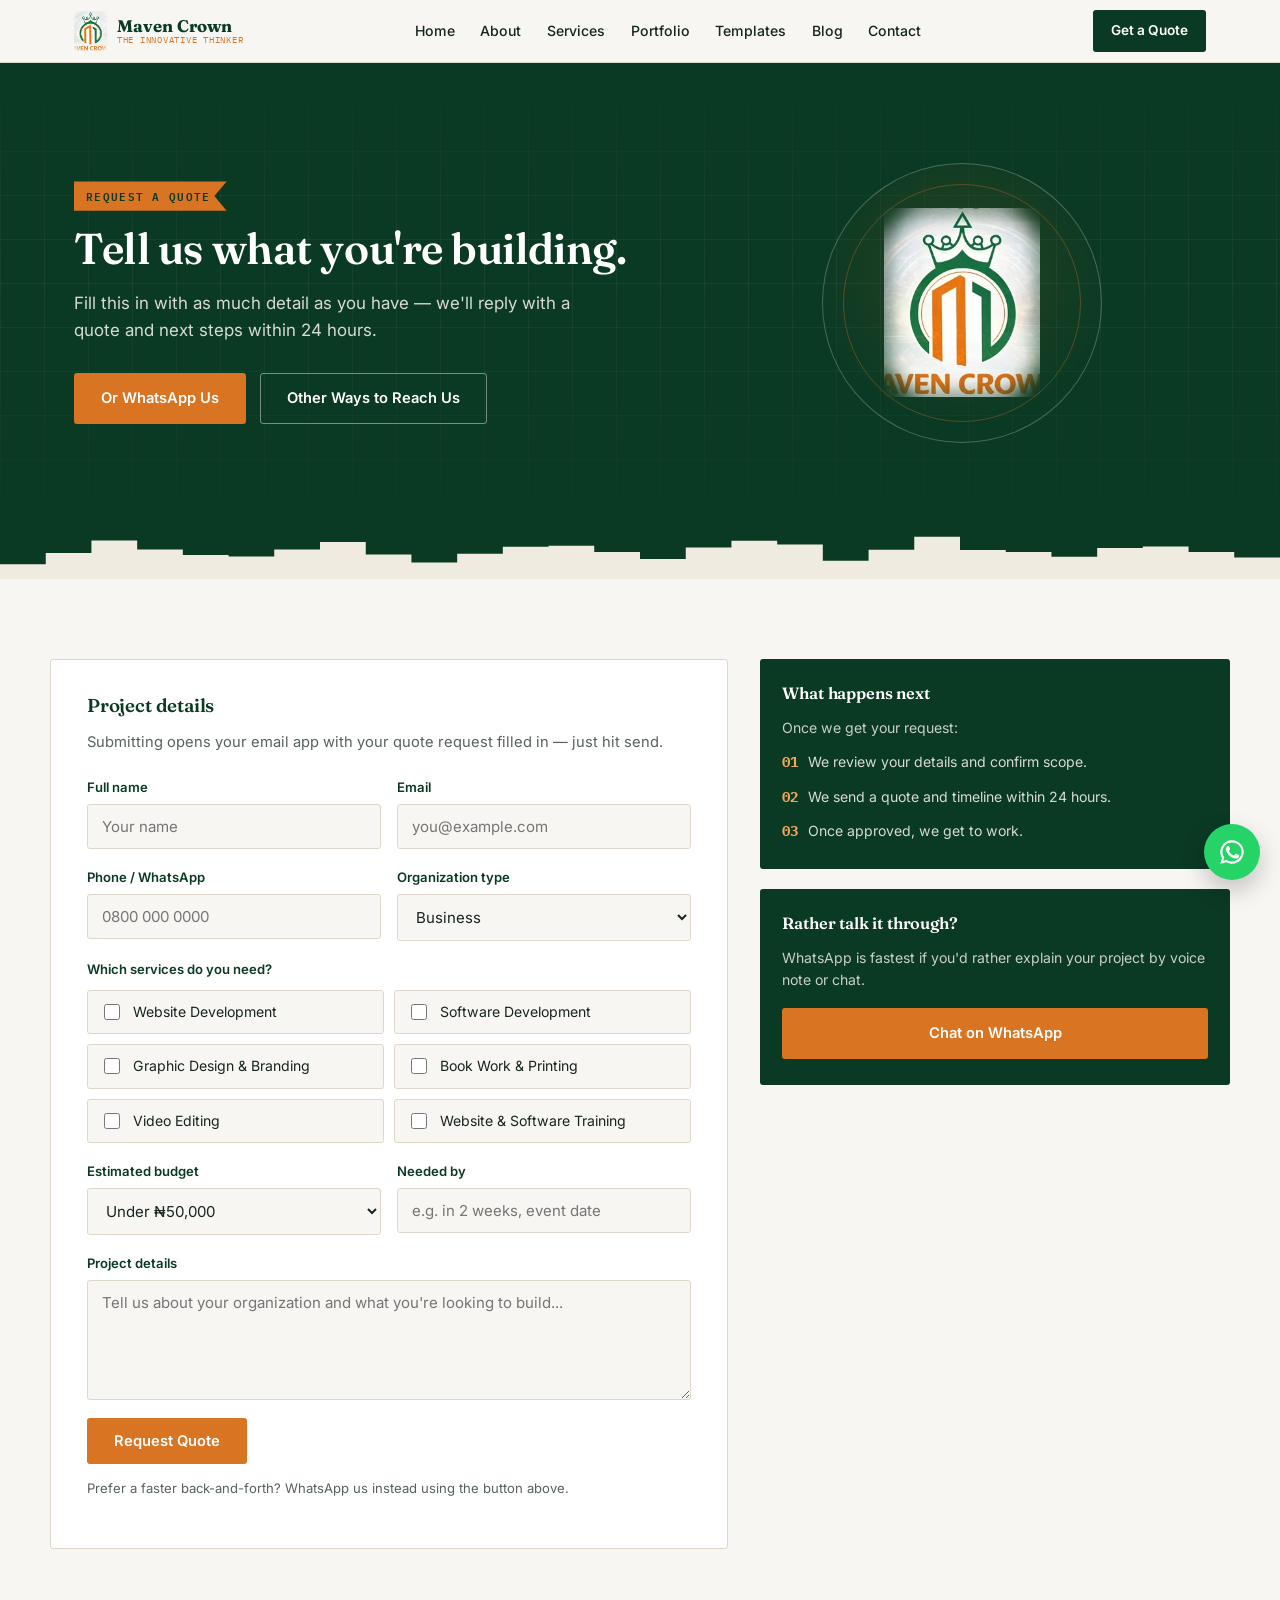
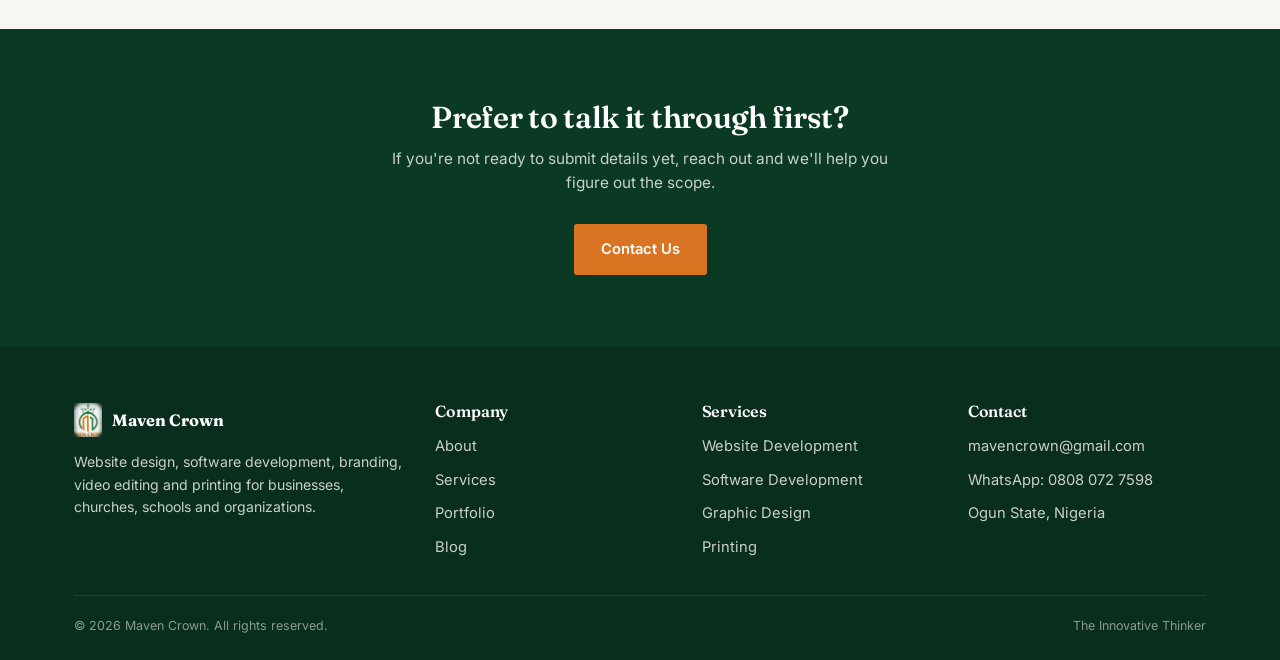
<file: quote.html>
<!DOCTYPE html>
<html lang="en">
<head>
<meta charset="UTF-8">
<meta name="viewport" content="width=device-width, initial-scale=1.0">
<title>Request a Quote | Maven Crown</title>
<link rel="preconnect" href="https://fonts.googleapis.com">
<link href="https://fonts.googleapis.com/css2?family=Fraunces:opsz,wght@9..144,500;9..144,600;9..144,700&family=Inter:wght@400;500;600;700&family=IBM+Plex+Mono:wght@500;600&display=swap" rel="stylesheet">
<style>
  :root{
    --ink:#0B3A24;
    --ink-2:#0F4A2E;
    --paper:#F7F6F2;
    --paper-dim:#EFEBE0;
    --green:#1F7043;
    --orange:#D97422;
    --orange-light:#F0A860;
    --text:#182420;
    --muted:#57625B;
    --line:#DED8C8;
    --radius:3px;
  }
  *{box-sizing:border-box;}
  html{scroll-behavior:smooth;-webkit-text-size-adjust:100%;text-size-adjust:100%;}
  html,body{max-width:100%;overflow-x:hidden;}
  body{margin:0;font-family:'Inter',sans-serif;color:var(--text);background:var(--paper);line-height:1.6;}
  h1,h2,h3,h4{font-family:'Fraunces',serif;font-weight:600;color:var(--ink);margin:0;line-height:1.1;letter-spacing:-.01em;}
  .eyebrow{position:relative;display:inline-flex;align-items:center;font-family:'IBM Plex Mono',monospace;font-size:.68rem;letter-spacing:.12em;text-transform:uppercase;color:#fff;font-weight:600;background:var(--orange);padding:6px 16px 6px 12px;clip-path:polygon(0 0,100% 0,92% 50%,100% 100%,0 100%);}
  .hero .eyebrow{background:var(--orange);color:var(--ink);}
  .section-head .eyebrow,.section-head.center .eyebrow{background:var(--ink);color:var(--orange-light);}
  .container{max-width:1180px;margin:0 auto;padding:0 clamp(16px,4vw,24px);}
  a{color:inherit;text-decoration:none;}
  img{max-width:100%;height:auto;display:block;}
  button{font-family:inherit;}
  :focus-visible{outline:2px solid var(--orange);outline-offset:3px;}
  .btn{display:inline-flex;align-items:center;justify-content:center;gap:8px;padding:13px 26px;border-radius:var(--radius);font-weight:600;font-size:.92rem;cursor:pointer;border:1px solid transparent;transition:transform .15s,background .2s,color .2s;min-height:44px;}
  .btn:hover{transform:translateY(-2px);}
  .btn-primary{background:var(--orange);color:#fff;}
  .btn-primary:hover{background:#c4650f;}
  .btn-ghost{border-color:rgba(247,246,242,.45);color:#fff;}
  .btn-ghost:hover{border-color:#fff;background:rgba(255,255,255,.08);}
  .btn-dark{background:var(--ink);color:#fff;}
  .btn-dark:hover{background:var(--green);}
  .section-head{max-width:640px;margin-bottom:clamp(24px,4vw,36px);}
  .section-head.center{max-width:640px;margin-left:auto;margin-right:auto;text-align:center;}
  .section-head h2{font-size:clamp(1.5rem,3.6vw,2rem);margin-top:10px;}
  @media (prefers-reduced-motion:reduce){
    html{scroll-behavior:auto;}
    *,*::before,*::after{animation-duration:.01ms!important;animation-iteration-count:1!important;transition-duration:.01ms!important;}
  }

  /* FLOATING WHATSAPP + BACK TO TOP */
  .float-whatsapp{position:fixed;right:20px;bottom:20px;width:56px;height:56px;border-radius:50%;background:#25D366;color:#fff;display:flex;align-items:center;justify-content:center;box-shadow:0 10px 24px rgba(0,0,0,.22);z-index:200;transition:transform .2s;}
  .float-whatsapp:hover{transform:scale(1.08);}
  .float-whatsapp svg{width:28px;height:28px;}
  .back-to-top{position:fixed;right:20px;bottom:86px;width:44px;height:44px;border-radius:50%;background:var(--ink);color:#fff;border:none;display:flex;align-items:center;justify-content:center;cursor:pointer;box-shadow:0 8px 18px rgba(0,0,0,.18);z-index:200;opacity:0;pointer-events:none;transform:translateY(8px);transition:opacity .2s,transform .2s,background .2s;}
  .back-to-top.is-visible{opacity:1;pointer-events:auto;transform:translateY(0);}
  .back-to-top:hover{background:var(--orange);}
  .back-to-top svg{width:20px;height:20px;}
  @media (max-width:560px){
    .float-whatsapp{width:50px;height:50px;right:14px;bottom:14px;}
    .float-whatsapp svg{width:24px;height:24px;}
    .back-to-top{width:40px;height:40px;right:16px;bottom:74px;}
  }

  /* NAV */
  .navbar{position:sticky;top:0;z-index:100;background:rgba(247,246,242,.92);backdrop-filter:blur(10px);border-bottom:1px solid var(--line);}
  .nav-inner{display:flex;align-items:center;justify-content:space-between;gap:12px;padding:10px clamp(16px,4vw,24px);max-width:1180px;margin:0 auto;}
  .brand{display:flex;align-items:center;gap:10px;min-width:0;}
  .brand img{height:40px;width:auto;flex-shrink:0;}
  .brand-text{display:flex;flex-direction:column;line-height:1.1;min-width:0;}
  .brand-text b{font-family:'Fraunces',serif;font-weight:700;font-size:1.05rem;color:var(--ink);white-space:nowrap;}
  .brand-text span{font-family:'IBM Plex Mono',monospace;font-size:.58rem;letter-spacing:.08em;color:var(--orange);text-transform:uppercase;white-space:nowrap;}
  .nav-links{display:flex;gap:clamp(14px,2vw,26px);list-style:none;margin:0;padding:0;}
  .nav-links a{font-size:.88rem;font-weight:500;color:var(--text);padding-bottom:4px;border-bottom:2px solid transparent;transition:border-color .2s;white-space:nowrap;}
  .nav-links a.active,.nav-links a:hover{border-color:var(--orange);}
  .nav-right{display:flex;align-items:center;gap:10px;flex-shrink:0;}
  .nav-cta{background:var(--ink);color:#fff!important;padding:10px 18px;border-radius:var(--radius);font-size:.85rem;font-weight:600;white-space:nowrap;min-height:40px;display:inline-flex;align-items:center;}
  .nav-cta:hover{background:var(--orange);}
  .nav-toggle{display:none;background:none;border:none;font-size:1.6rem;cursor:pointer;color:var(--ink);padding:6px;min-width:44px;min-height:44px;align-items:center;justify-content:center;}
  .mobile-menu{display:none;flex-direction:column;background:var(--paper);border-top:1px solid var(--line);padding:8px clamp(16px,4vw,24px) 18px;}
  .mobile-menu a{padding:13px 0;font-size:.98rem;font-weight:500;border-bottom:1px solid var(--line);}
  .mobile-menu .mobile-quote{color:var(--orange);font-weight:700;}
  .mobile-menu.is-open{display:flex;}

  /* HERO SLIDER */
  .hero{position:relative;background:var(--ink);color:#fff;overflow:hidden;}
  .hero::before{content:"";position:absolute;inset:0;z-index:1;background-image:linear-gradient(rgba(247,246,242,.06) 1px,transparent 1px),linear-gradient(90deg,rgba(247,246,242,.06) 1px,transparent 1px);background-size:44px 44px;mask-image:linear-gradient(180deg,transparent,rgba(0,0,0,.9) 40%,transparent 95%);pointer-events:none;}
  .hero-slides{position:relative;z-index:2;}
  .hero-slide{display:none;padding:clamp(56px,9vw,100px) 0 clamp(40px,7vw,84px);}
  .hero-slide.is-active{display:block;animation:fadeIn .6s ease;}
  @keyframes fadeIn{from{opacity:0;transform:translateY(10px);}to{opacity:1;transform:translateY(0);}}
  .hero-grid{display:grid;grid-template-columns:1.1fr .9fr;gap:clamp(24px,4vw,48px);align-items:center;}
  .hero h1{font-size:clamp(1.6rem,4.6vw,2.7rem);color:#fff;margin:14px 0 18px;letter-spacing:-.01em;}
  .hero p.lead{font-size:clamp(.95rem,2vw,1.06rem);color:#D7DCD3;max-width:520px;margin-bottom:28px;}
  .hero-actions{display:flex;gap:14px;flex-wrap:wrap;}
  .crest-panel{position:relative;justify-self:center;width:100%;max-width:280px;aspect-ratio:1/1;border:1px solid rgba(247,246,242,.25);border-radius:50%;display:flex;align-items:center;justify-content:center;background:radial-gradient(circle at 50% 40%,rgba(217,116,34,.14),transparent 70%);}
  .crest-panel::before{content:"";position:absolute;inset:20px;border:1px solid rgba(217,116,34,.35);border-radius:50%;}
  .crest-panel img{width:56%;height:auto;}
  .hero-controls{position:relative;z-index:3;display:flex;align-items:center;justify-content:center;gap:16px;padding-bottom:clamp(24px,4vw,38px);flex-wrap:wrap;}
  .hero-arrow{width:44px;height:44px;border-radius:50%;border:1px solid rgba(247,246,242,.35);background:transparent;color:#fff;cursor:pointer;display:flex;align-items:center;justify-content:center;transition:background .2s;flex-shrink:0;}
  .hero-arrow:hover{background:rgba(247,246,242,.12);}
  .hero-dots{display:flex;gap:6px;}
  .hero-dot{width:36px;height:36px;padding:0;border-radius:50%;background:transparent;border:none;cursor:pointer;display:flex;align-items:center;justify-content:center;}
  .hero-dot::after{content:"";width:8px;height:8px;border-radius:50%;background:rgba(247,246,242,.35);transition:width .2s,background .2s;}
  .hero-dot.is-active::after{background:var(--orange);width:22px;border-radius:5px;}
  .skyline-divider{display:block;width:100%;height:56px;position:relative;z-index:3;margin-top:-4px;}
  .skyline-divider polygon{fill:var(--paper-dim);}

  /* MARQUEE TICKER */
  .marquee{background:var(--orange);overflow:hidden;white-space:nowrap;border-bottom:1px solid var(--line);}
  .marquee-track{display:inline-flex;align-items:center;gap:14px;padding:12px 0;animation:marquee 26s linear infinite;}
  .marquee-track span{font-family:'IBM Plex Mono',monospace;font-size:.78rem;font-weight:600;letter-spacing:.05em;text-transform:uppercase;color:#fff;}
  .marquee-track span.dot{font-size:.5rem;color:var(--ink);opacity:.6;}
  .marquee:hover .marquee-track{animation-play-state:paused;}
  @keyframes marquee{from{transform:translateX(0);}to{transform:translateX(-50%);}}

  /* STATS STRIP */
  .stats{background:var(--paper-dim);border-bottom:1px solid var(--line);padding:26px 0;}
  .stats-grid{display:grid;grid-template-columns:repeat(4,1fr);gap:16px;text-align:center;}
  .stats-grid div b{display:block;font-family:'Fraunces',serif;font-size:clamp(1.25rem,3vw,1.6rem);color:var(--ink);}
  .stats-grid div span{font-size:.76rem;color:var(--muted);}

  /* AUDIENCE TABS */
  .audience{padding:clamp(48px,7vw,80px) 0 clamp(24px,4vw,40px);}
  .tabs{display:flex;flex-wrap:wrap;margin-bottom:28px;border-bottom:1px solid var(--line);overflow-x:auto;-webkit-overflow-scrolling:touch;}
  .tab-btn{font-family:'IBM Plex Mono',monospace;font-size:.78rem;letter-spacing:.04em;padding:10px 4px;margin-right:22px;background:none;border:none;cursor:pointer;color:#8a8474;border-bottom:2px solid transparent;transform:translateY(1px);white-space:nowrap;min-height:44px;}
  .tab-btn.is-active{color:var(--ink);border-color:var(--orange);font-weight:600;}
  .tab-panel{display:none;}
  .tab-panel.is-active{display:grid;grid-template-columns:1fr 1fr;gap:clamp(20px,4vw,40px);align-items:start;}
  .tab-panel p{font-size:1rem;color:var(--muted);max-width:480px;}
  .tab-services{list-style:none;margin:0;padding:0;display:flex;flex-direction:column;gap:12px;}
  .tab-services li{display:flex;gap:12px;font-size:.92rem;padding:14px 16px;background:#fff;border:1px solid var(--line);border-radius:var(--radius);}
  .tab-services li span{color:var(--orange);font-family:'IBM Plex Mono',monospace;font-weight:600;}

  /* SERVICES */
  .services{padding:clamp(48px,7vw,76px) 0;background:var(--paper-dim);border-top:1px solid var(--line);border-bottom:1px solid var(--line);}
  .service-grid{display:grid;grid-template-columns:repeat(3,1fr);gap:20px;margin-top:32px;}
  .service-card{background:var(--paper);border:1px solid var(--line);border-radius:var(--radius);padding:28px 22px;transition:border-color .2s,transform .2s,box-shadow .2s;}
  .service-card:hover{transform:translateY(-4px);border-color:var(--orange);box-shadow:0 14px 30px rgba(11,58,36,.08);}
  .service-card .icon{width:42px;height:42px;border-radius:50%;background:var(--ink);display:flex;align-items:center;justify-content:center;margin-bottom:16px;}
  .service-card .icon svg{width:20px;height:20px;stroke:var(--orange-light);}
  .service-card h4{font-size:1.02rem;margin-bottom:8px;}
  .service-card p{margin:0;font-size:.9rem;color:var(--muted);}

  /* PROCESS */
  .process{padding:clamp(48px,7vw,80px) 0;}
  .process-grid{display:grid;grid-template-columns:repeat(4,1fr);gap:20px;margin-top:36px;counter-reset:step;}
  .process-step{position:relative;padding:24px 18px 18px;border-left:2px solid var(--line);}
  .process-step b.num{font-family:'IBM Plex Mono',monospace;color:var(--orange);font-size:.85rem;display:block;margin-bottom:10px;}
  .process-step h4{font-size:.98rem;margin-bottom:6px;}
  .process-step p{margin:0;font-size:.86rem;color:var(--muted);}

  /* PORTFOLIO SLIDER */
  .portfolio{padding:clamp(48px,7vw,80px) 0;background:var(--paper-dim);border-top:1px solid var(--line);border-bottom:1px solid var(--line);}
  .portfolio-head{display:flex;justify-content:space-between;align-items:flex-end;gap:20px;flex-wrap:wrap;}
  .portfolio-nav{display:flex;gap:10px;}
  .pf-arrow{width:44px;height:44px;border-radius:50%;border:1px solid var(--line);background:var(--paper);color:var(--ink);cursor:pointer;display:flex;align-items:center;justify-content:center;transition:background .2s,border-color .2s;flex-shrink:0;}
  .pf-arrow:hover{background:var(--ink);color:#fff;border-color:var(--ink);}
  .portfolio-track-wrap{overflow:hidden;margin-top:28px;}
  .portfolio-track{display:flex;gap:20px;transition:transform .45s cubic-bezier(.65,0,.35,1);}
  .portfolio-item{position:relative;flex:0 0 calc((100% - 40px)/3);aspect-ratio:4/3;border-radius:var(--radius);overflow:hidden;background:var(--ink);}
  .portfolio-item img{width:100%;height:100%;object-fit:cover;opacity:.88;transition:opacity .2s,transform .3s;}
  .portfolio-item:hover img{opacity:1;transform:scale(1.05);}
  .portfolio-tag{position:absolute;left:12px;bottom:12px;font-family:'IBM Plex Mono',monospace;font-size:.7rem;letter-spacing:.05em;color:#fff;background:rgba(11,58,36,.78);padding:6px 10px;border-radius:var(--radius);}

  /* TESTIMONIALS */
  .testimonials{padding:clamp(48px,7vw,80px) 0;}
  .testi-grid{display:grid;grid-template-columns:repeat(3,1fr);gap:20px;margin-top:32px;}
  .testi-card{background:#fff;border:1px solid var(--line);border-radius:var(--radius);padding:26px 22px;}
  .testi-card p{font-size:.94rem;color:var(--text);margin:0 0 18px;}
  .testi-who{display:flex;align-items:center;gap:12px;}
  .testi-avatar{width:38px;height:38px;border-radius:50%;background:var(--ink);color:var(--orange-light);display:flex;align-items:center;justify-content:center;font-family:'Fraunces',serif;font-weight:700;font-size:.85rem;flex-shrink:0;}
  .testi-who b{display:block;font-size:.88rem;}
  .testi-who span{font-size:.78rem;color:var(--muted);}

  /* NEWSLETTER */
  .newsletter{background:var(--paper-dim);border-top:1px solid var(--line);border-bottom:1px solid var(--line);padding:clamp(40px,6vw,56px) 0;}
  .newsletter-inner{display:grid;grid-template-columns:1.2fr 1fr;gap:28px;align-items:center;}
  .newsletter h2{font-size:clamp(1.3rem,3vw,1.7rem);margin-top:10px;}
  .newsletter p{color:var(--muted);margin:8px 0 0;font-size:.95rem;}
  .newsletter-form{display:flex;gap:10px;flex-wrap:wrap;}
  .newsletter-form input{flex:1;min-width:200px;min-height:48px;padding:12px 16px;border:1px solid var(--line);border-radius:var(--radius);font-family:'Inter',sans-serif;font-size:.94rem;background:#fff;}
  .newsletter-form input:focus{outline:2px solid var(--orange);outline-offset:1px;border-color:var(--orange);}
  .newsletter-note{color:var(--muted);font-size:.78rem;margin:14px auto 0;text-align:center;}

  /* CTA */
  .cta{background:var(--ink);color:#fff;padding:clamp(48px,7vw,72px) 0;text-align:center;position:relative;overflow:hidden;}
  .cta h2{color:#fff;font-size:clamp(1.4rem,3.6vw,1.9rem);margin-bottom:12px;}
  .cta p{color:#C9D0C9;max-width:520px;margin:0 auto 28px;font-size:.96rem;}

  /* FOOTER */
  footer{background:#0A2E1D;color:#C9D0C9;padding:clamp(40px,6vw,56px) 0 24px;font-size:.92rem;}
  .footer-grid{display:grid;grid-template-columns:1.4fr 1fr 1fr 1fr;gap:28px;margin-bottom:36px;}
  footer h3{color:#fff;font-size:1rem;margin-bottom:14px;}
  .footer-brand{display:flex;align-items:center;gap:10px;margin-bottom:14px;}
  .footer-brand img{height:34px;}
  .footer-brand b{color:#fff;font-family:'Fraunces',serif;font-size:1.02rem;}
  footer p{font-size:.88rem;}
  footer ul{list-style:none;margin:0;padding:0;display:flex;flex-direction:column;gap:10px;}
  footer li{word-break:break-word;}
  footer a:hover{color:var(--orange-light);}
  .footer-bottom{border-top:1px solid rgba(255,255,255,.1);padding-top:20px;display:flex;justify-content:space-between;flex-wrap:wrap;gap:8px;font-size:.78rem;color:#8B9A8F;}

  /* Large tablet / small laptop: tighten nav before it has to wrap */
  @media (max-width:1080px){
    .nav-links{gap:14px;}
    .nav-links a{font-size:.84rem;}
  }
  /* Tablet: switch to mobile nav here so nothing overlaps or wraps awkwardly */
  @media (max-width:1024px){
    .nav-links{display:none;}
    .nav-toggle{display:flex;}
    .hero-grid{grid-template-columns:1fr;text-align:left;}
    .crest-panel{max-width:200px;margin:0;}
    .hero-actions{margin-top:4px;}
  }
  @media (max-width:860px){
    .newsletter-inner{grid-template-columns:1fr;text-align:left;}
    .stats-grid{grid-template-columns:repeat(2,1fr);gap:20px;}
    .tab-panel.is-active{grid-template-columns:1fr;}
    .service-grid{grid-template-columns:1fr 1fr;}
    .process-grid{grid-template-columns:1fr 1fr;}
    .portfolio-item{flex:0 0 calc((100% - 20px)/2);}
    .testi-grid{grid-template-columns:1fr;}
    .footer-grid{grid-template-columns:1fr 1fr;}
  }
  @media (max-width:560px){
    .brand-text span{display:none;}
    .nav-cta{padding:9px 14px;font-size:.8rem;}
    .service-grid{grid-template-columns:1fr;}
    .process-grid{grid-template-columns:1fr;}
    .process-step{padding-left:16px;}
    .portfolio-item{flex:0 0 100%;}
    .footer-grid{grid-template-columns:1fr;}
    .stats-grid{grid-template-columns:1fr 1fr;gap:14px;}
    .hero-actions{flex-direction:column;align-items:stretch;}
    .hero-actions .btn{width:100%;}
    .portfolio-head{align-items:center;}
  }
  @media (max-width:400px){
    .brand-text{display:none;}
    .nav-cta{display:none;}
    .stats-grid{grid-template-columns:1fr 1fr;}
    .crest-panel{max-width:160px;}
    .hero-controls{gap:10px;}
  }
</style>

<style>
  /* Shared extra components for inner pages */
  .pull-quote{border-left:3px solid var(--orange);padding:18px 22px;background:var(--paper-dim);font-family:'Fraunces',serif;font-style:italic;font-size:1.15rem;color:var(--ink);margin:28px 0;}
  .pull-quote span{display:block;margin-top:10px;font-family:'IBM Plex Mono',monospace;font-style:normal;font-size:.75rem;color:var(--muted);text-transform:uppercase;letter-spacing:.06em;}

  .story{padding:clamp(48px,7vw,80px) 0;}
  .story-grid{display:grid;grid-template-columns:1.2fr .8fr;gap:clamp(24px,4vw,40px);align-items:start;}
  .story-grid p{color:var(--muted);font-size:1rem;margin-bottom:16px;}
  .story-side{background:var(--ink);color:#fff;padding:28px 24px;border-radius:var(--radius);}
  .story-side h3{color:#fff;font-size:1.1rem;margin-bottom:14px;}
  .story-side ul{list-style:none;margin:0;padding:0;display:flex;flex-direction:column;gap:12px;}
  .story-side li{font-size:.9rem;color:#D7DCD3;display:flex;gap:10px;}
  .story-side li b{color:var(--orange-light);font-family:'IBM Plex Mono',monospace;flex-shrink:0;}

  .info-grid{display:grid;grid-template-columns:repeat(4,1fr);gap:20px;margin-top:32px;}

  .form-section{padding:clamp(48px,7vw,80px) 0;}
  .contact-grid,.quote-grid{display:grid;grid-template-columns:1.3fr .9fr;gap:32px;align-items:start;}
  .form-card{background:#fff;border:1px solid var(--line);border-radius:var(--radius);padding:clamp(22px,4vw,36px);}
  .field{margin-bottom:18px;display:flex;flex-direction:column;gap:6px;}
  .field label{font-size:.82rem;font-weight:600;color:var(--ink);}
  .field input,.field select,.field textarea{font-family:'Inter',sans-serif;font-size:.94rem;padding:12px 14px;border:1px solid var(--line);border-radius:var(--radius);background:var(--paper);color:var(--text);min-height:44px;width:100%;}
  .field textarea{min-height:120px;resize:vertical;}
  .field input:focus,.field select:focus,.field textarea:focus{outline:2px solid var(--orange);outline-offset:1px;border-color:var(--orange);}
  .field-row{display:grid;grid-template-columns:1fr 1fr;gap:16px;}
  .field-legend{font-size:.82rem;font-weight:600;color:var(--ink);margin-bottom:10px;display:block;}
  .checkbox-grid{display:grid;grid-template-columns:1fr 1fr;gap:10px;margin-bottom:18px;}
  .checkbox-item{display:flex;align-items:center;gap:10px;font-size:.88rem;padding:10px 12px;border:1px solid var(--line);border-radius:var(--radius);background:var(--paper);cursor:pointer;}
  .checkbox-item input{width:16px;height:16px;accent-color:var(--orange);flex-shrink:0;}
  .form-note{font-size:.82rem;color:var(--muted);margin-top:14px;}
  .form-msg{display:none;font-size:.88rem;padding:12px 14px;border-radius:var(--radius);background:var(--paper-dim);border:1px solid var(--line);margin-top:14px;}
  .form-msg.is-visible{display:block;}

  .side-card{background:var(--ink);color:#fff;border-radius:var(--radius);padding:26px 22px;margin-bottom:20px;}
  .side-card h3{color:#fff;font-size:1.02rem;margin-bottom:10px;}
  .side-card p{color:#C9D0C9;font-size:.88rem;margin-bottom:16px;}
  .side-card .btn{width:100%;}
  .map-box{position:relative;aspect-ratio:4/3;border-radius:var(--radius);overflow:hidden;background:
    linear-gradient(rgba(11,58,36,.05) 1px,transparent 1px),
    linear-gradient(90deg,rgba(11,58,36,.05) 1px,transparent 1px),
    linear-gradient(135deg,var(--paper-dim),var(--line));
    background-size:22px 22px,22px 22px,100% 100%;
    border:1px solid var(--line);display:flex;align-items:center;justify-content:center;}
  .map-pin{display:flex;flex-direction:column;align-items:center;gap:6px;color:var(--ink);}
  .map-pin svg{width:30px;height:30px;stroke:var(--orange);}
  .map-pin span{font-family:'IBM Plex Mono',monospace;font-size:.72rem;text-transform:uppercase;letter-spacing:.05em;text-align:center;padding:0 10px;}

  .faq{max-width:760px;margin:0 auto;}
  .faq-item{border-bottom:1px solid var(--line);padding:6px 0;}
  .faq-item summary{cursor:pointer;padding:16px 4px;font-weight:600;font-family:'Fraunces',serif;font-size:1.02rem;color:var(--ink);list-style:none;display:flex;justify-content:space-between;align-items:center;gap:16px;min-height:44px;}
  .faq-item summary::-webkit-details-marker{display:none;}
  .faq-item summary::after{content:'+';font-size:1.3rem;color:var(--orange);transition:transform .2s;flex-shrink:0;}
  .faq-item[open] summary::after{transform:rotate(45deg);}
  .faq-item p{margin:0 0 16px;color:var(--muted);font-size:.92rem;padding:0 4px;}

  @media (max-width:960px){
    .story-grid,.contact-grid,.quote-grid{grid-template-columns:1fr;}
    .info-grid{grid-template-columns:1fr 1fr;}
  }
  @media (max-width:560px){
    .field-row,.checkbox-grid{grid-template-columns:1fr;}
    .info-grid{grid-template-columns:1fr;}
  }

  /* Tag pills */
  .tag-row{display:flex;flex-wrap:wrap;gap:10px;margin-top:20px;}
  .tag-pill{display:inline-flex;align-items:center;padding:8px 16px;border:1px solid var(--line);border-radius:999px;font-family:'IBM Plex Mono',monospace;font-size:.78rem;color:var(--text);background:#fff;}

  /* Detailed service breakdown */
  .service-detail{display:grid;grid-template-columns:56px 1fr;gap:20px;padding:28px 0;border-bottom:1px solid var(--line);}
  .service-detail:last-child{border-bottom:none;}
  .service-detail .icon-lg{width:52px;height:52px;border-radius:50%;background:var(--ink);display:flex;align-items:center;justify-content:center;flex-shrink:0;}
  .service-detail .icon-lg svg{width:24px;height:24px;stroke:var(--orange-light);}
  .service-detail h3{font-size:1.15rem;margin-bottom:8px;}
  .service-detail p{color:var(--muted);margin:0 0 14px;font-size:.95rem;}
  .service-detail ul{list-style:none;margin:0;padding:0;display:flex;flex-wrap:wrap;gap:10px;}
  .service-detail li{font-size:.8rem;background:var(--paper-dim);border:1px solid var(--line);padding:6px 12px;border-radius:999px;color:var(--text);}

  /* Filter tabs (portfolio, products) */
  .filter-tabs{display:flex;flex-wrap:wrap;gap:10px;margin-bottom:28px;}
  .filter-btn{font-family:'IBM Plex Mono',monospace;font-size:.78rem;letter-spacing:.03em;padding:9px 16px;border-radius:999px;border:1px solid var(--line);background:#fff;color:var(--text);cursor:pointer;min-height:40px;}
  .filter-btn.is-active{background:var(--ink);color:#fff;border-color:var(--ink);}

  /* Static portfolio grid */
  .portfolio-static-grid{display:grid;grid-template-columns:repeat(3,1fr);gap:20px;margin-top:8px;}
  .portfolio-static-grid .portfolio-item{flex:none;}
  .portfolio-static-grid .portfolio-item.is-hidden{display:none;}
  .portfolio-detail-card{background:#fff;border:1px solid var(--line);border-radius:var(--radius);overflow:hidden;display:flex;flex-direction:column;transition:transform .2s,border-color .2s;}
  .portfolio-detail-card:hover{transform:translateY(-4px);border-color:var(--orange);}
  .portfolio-detail-card img{aspect-ratio:4/3;object-fit:cover;}
  .portfolio-detail-card.is-hidden{display:none;}
  .pf-body{padding:18px 18px 20px;display:flex;flex-direction:column;flex:1;}
  .pf-cat{font-family:'IBM Plex Mono',monospace;font-size:.68rem;text-transform:uppercase;color:var(--orange);margin-bottom:8px;}
  .pf-body h4{font-size:1rem;margin-bottom:8px;}
  .pf-body p{color:var(--muted);font-size:.86rem;margin:0 0 14px;flex:1;}
  .pf-tech{display:flex;flex-wrap:wrap;gap:8px;}
  .pf-tech span{font-size:.72rem;background:var(--paper-dim);border:1px solid var(--line);padding:4px 10px;border-radius:999px;color:var(--text);}

  /* Blog cards */
  .blog-grid{display:grid;grid-template-columns:repeat(3,1fr);gap:22px;margin-top:32px;}
  .blog-card{background:#fff;border:1px solid var(--line);border-radius:var(--radius);overflow:hidden;display:flex;flex-direction:column;transition:transform .2s,border-color .2s;}
  .blog-card:hover{transform:translateY(-4px);border-color:var(--orange);}
  .blog-card img{aspect-ratio:16/10;object-fit:cover;}
  .blog-card .blog-body{padding:20px 20px 22px;display:flex;flex-direction:column;flex:1;}
  .blog-tag{font-family:'IBM Plex Mono',monospace;font-size:.68rem;text-transform:uppercase;letter-spacing:.06em;color:var(--orange);margin-bottom:10px;}
  .blog-card h4{font-size:1.02rem;margin-bottom:10px;}
  .blog-card p{color:var(--muted);font-size:.88rem;margin:0 0 16px;flex:1;}
  .blog-read{font-family:'IBM Plex Mono',monospace;font-size:.78rem;color:var(--ink);font-weight:600;}

  /* Product cards (digital products / templates) */
  .product-grid{display:grid;grid-template-columns:repeat(3,1fr);gap:20px;margin-top:8px;}
  .product-card{background:#fff;border:1px solid var(--line);border-radius:var(--radius);overflow:hidden;display:flex;flex-direction:column;transition:transform .2s,border-color .2s;}
  .product-card:hover{transform:translateY(-4px);border-color:var(--orange);}
  .product-card img{aspect-ratio:16/10;object-fit:cover;}
  .product-card.is-hidden{display:none;}
  .product-body{padding:20px;display:flex;flex-direction:column;flex:1;}
  .product-cat{font-family:'IBM Plex Mono',monospace;font-size:.68rem;text-transform:uppercase;color:var(--orange);margin-bottom:8px;}
  .product-card h4{font-size:1.02rem;margin-bottom:8px;}
  .product-card p{color:var(--muted);font-size:.87rem;margin:0 0 14px;flex:1;}
  .product-price{font-family:'Fraunces',serif;font-weight:600;color:var(--ink);font-size:1.05rem;margin-bottom:14px;}
  .product-card .btn{width:100%;}
  .sample-note{background:var(--paper-dim);border:1px dashed var(--line);border-radius:var(--radius);padding:14px 18px;font-size:.85rem;color:var(--muted);margin-top:28px;}

  @media (max-width:860px){
    .service-detail{grid-template-columns:1fr;}
    .service-detail .icon-lg{margin-bottom:4px;}
    .portfolio-static-grid,.blog-grid,.product-grid{grid-template-columns:1fr 1fr;}
    .vm-grid{grid-template-columns:1fr;}
    .founder-card{grid-template-columns:1fr;text-align:left;}
  }
  @media (max-width:560px){
    .portfolio-static-grid,.blog-grid,.product-grid{grid-template-columns:1fr;}
  }

  /* Vision / Mission */
  .vm-grid{display:grid;grid-template-columns:1fr 1fr;gap:20px;margin-top:8px;}
  .vm-card{background:#fff;border:1px solid var(--line);border-radius:var(--radius);padding:28px 24px;}
  .vm-card .icon{width:42px;height:42px;border-radius:50%;background:var(--ink);display:flex;align-items:center;justify-content:center;margin-bottom:16px;}
  .vm-card .icon svg{width:20px;height:20px;stroke:var(--orange-light);}
  .vm-card h3{font-size:1.05rem;margin-bottom:8px;}
  .vm-card p{color:var(--muted);font-size:.92rem;margin:0;}

  /* Founder card */
  .founder-card{display:grid;grid-template-columns:auto 1fr;gap:24px;align-items:start;background:#fff;border:1px solid var(--line);border-radius:var(--radius);padding:clamp(24px,4vw,32px);}
  .founder-avatar{width:84px;height:84px;border-radius:50%;background:var(--ink);color:var(--orange-light);display:flex;align-items:center;justify-content:center;font-family:'Fraunces',serif;font-weight:700;font-size:2rem;flex-shrink:0;}
  .founder-card h3{font-size:1.2rem;margin-bottom:2px;}
  .founder-title{font-family:'IBM Plex Mono',monospace;font-size:.78rem;color:var(--orange);text-transform:uppercase;letter-spacing:.05em;margin-bottom:12px;display:block;}
  .founder-card p{color:var(--muted);font-size:.95rem;margin:0;}

  /* Achievements strip reuses .stats-grid look but on paper bg */
  .achievements{padding:clamp(40px,6vw,56px) 0;}
  .achievements .stats-grid{background:var(--paper-dim);border:1px solid var(--line);border-radius:var(--radius);padding:28px 20px;}
</style>

</head>
<body>

<a class="float-whatsapp" href="https://wa.me/2348080727598" target="_blank" rel="noopener" aria-label="Chat with us on WhatsApp">
  <svg viewBox="0 0 24 24" fill="currentColor"><path d="M17.5 14.4c-.3-.1-1.7-.8-2-.9-.3-.1-.5-.1-.6.1-.2.3-.7.9-.9 1.1-.2.2-.3.2-.6.1-.3-.1-1.2-.4-2.3-1.4-.9-.8-1.4-1.7-1.6-2-.2-.3 0-.5.1-.6.1-.1.3-.3.4-.5.1-.2.2-.3.3-.5.1-.2 0-.4 0-.5C10.2 9 9.7 7.8 9.5 7.3c-.2-.5-.4-.4-.6-.4h-.5c-.2 0-.5.1-.7.3-.2.3-1 1-1 2.4s1 2.8 1.1 3c.1.2 2 3.1 4.9 4.3.7.3 1.2.5 1.6.6.7.2 1.3.2 1.8.1.5-.1 1.7-.7 1.9-1.4.2-.7.2-1.2.2-1.4-.1-.1-.3-.2-.6-.3z"/><path d="M12 2a10 10 0 0 0-8.6 15.1L2 22l5.1-1.3A10 10 0 1 0 12 2zm0 18.2a8.2 8.2 0 0 1-4.2-1.2l-.3-.2-3 .8.8-2.9-.2-.3A8.2 8.2 0 1 1 12 20.2z"/></svg>
</a>
<button class="back-to-top" id="backToTop" aria-label="Back to top">
  <svg viewBox="0 0 24 24" fill="none" stroke="currentColor" stroke-width="2" stroke-linecap="round" stroke-linejoin="round"><polyline points="18 15 12 9 6 15"/></svg>
</button>

<nav class="navbar">
  <div class="nav-inner">
    <a class="brand" href="index.html">
      <img src="[data-uri]" alt="Maven Crown logo">
      <span class="brand-text"><b>Maven Crown</b><span>The Innovative Thinker</span></span>
    </a>
    <ul class="nav-links">
      <li><a href="index.html">Home</a></li>
      <li><a href="about.html">About</a></li>
      <li><a href="services.html">Services</a></li>
      <li><a href="portfolio.html">Portfolio</a></li>
      <li><a href="books.html">Templates</a></li>
      <li><a href="blog.html">Blog</a></li>
      <li><a href="contact.html">Contact</a></li>
    </ul>
    <div class="nav-right">
      <a class="nav-cta" href="quote.html">Get a Quote</a>
      <button class="nav-toggle" id="navToggle" aria-label="Menu" aria-expanded="false">&#9776;</button>
    </div>
  </div>
  <div class="mobile-menu" id="mobileMenu">
    <a class="mobile-quote" href="quote.html">Get a Quote &rarr;</a>
    <a href="index.html">Home</a>
    <a href="about.html">About</a>
    <a href="services.html">Services</a>
    <a href="portfolio.html">Portfolio</a>
    <a href="books.html">Templates</a>
    <a href="blog.html">Blog</a>
    <a href="contact.html">Contact</a>
  </div>
</nav>
<section class="hero">
  <div class="hero-slides container">
    <div class="hero-slide is-active">
      <div class="hero-grid">
        <div>
          <div class="eyebrow">Request a quote</div>
          <h1>Tell us what you're building.</h1>
          <p class="lead">Fill this in with as much detail as you have &mdash; we'll reply with a quote and next steps within 24 hours.</p>
          <div class="hero-actions">
            <a class="btn btn-primary" href="https://wa.me/2348080727598" target="_blank" rel="noopener">Or WhatsApp Us</a>
            <a class="btn btn-ghost" href="contact.html">Other Ways to Reach Us</a>
          </div>
        </div>
        <div class="crest-panel"><img src="[data-uri]" alt="Maven Crown emblem"></div>
      </div>
    </div>
  </div>
  <svg class="skyline-divider" viewBox="0 0 1200 110" preserveAspectRatio="none" aria-hidden="true">
    <polygon points="0,110 0.0,80.9 42.9,80.9 42.9,58.9 85.7,58.9 85.7,34.3 128.6,34.3 128.6,51.9 171.4,51.9 171.4,62.8 214.3,62.8 214.3,65.9 257.1,65.9 257.1,51.9 300.0,51.9 300.0,37.5 342.9,37.5 342.9,61.9 385.7,61.9 385.7,77.8 428.6,77.8 428.6,60.2 471.4,60.2 471.4,46.5 514.3,46.5 514.3,44.5 557.1,44.5 557.1,57.0 600.0,57.0 600.0,70.6 642.9,70.6 642.9,47.9 685.7,47.9 685.7,35.0 728.6,35.0 728.6,42.4 771.4,42.4 771.4,74.0 814.3,74.0 814.3,52.5 857.1,52.5 857.1,26.9 900.0,26.9 900.0,53.1 942.9,53.1 942.9,57.0 985.7,57.0 985.7,66.3 1028.6,66.3 1028.6,49.3 1071.4,49.3 1071.4,46.4 1114.3,46.4 1114.3,57.0 1157.1,57.0 1157.1,68.0 1200.0,68.0 1200,110"/>
  </svg>
</section>
<section class="form-section container">
  <div class="quote-grid">
    <div class="form-card">
      <h3 style="margin-bottom:6px;">Project details</h3>
      <p style="color:var(--muted);font-size:.92rem;margin-bottom:22px;">Submitting opens your email app with your quote request filled in &mdash; just hit send.</p>
      <form id="quoteForm">
        <div class="field-row">
          <div class="field"><label for="q_name">Full name</label><input id="q_name" name="name" type="text" required placeholder="Your name"></div>
          <div class="field"><label for="q_email">Email</label><input id="q_email" name="email" type="email" required placeholder="you@example.com"></div>
        </div>
        <div class="field-row">
          <div class="field"><label for="q_phone">Phone / WhatsApp</label><input id="q_phone" name="phone" type="tel" placeholder="0800 000 0000"></div>
          <div class="field"><label for="q_org">Organization type</label>
            <select id="q_org" name="organization">
              <option>Business</option>
              <option>Church</option>
              <option>School</option>
              <option>NGO</option>
              <option>Other</option>
            </select>
          </div>
        </div>
        <span class="field-legend">Which services do you need?</span>
        <div class="checkbox-grid">
          <label class="checkbox-item"><input type="checkbox" name="services" value="Website Development"> Website Development</label>
          <label class="checkbox-item"><input type="checkbox" name="services" value="Software Development"> Software Development</label>
          <label class="checkbox-item"><input type="checkbox" name="services" value="Graphic Design & Branding"> Graphic Design & Branding</label>
          <label class="checkbox-item"><input type="checkbox" name="services" value="Book Work & Printing"> Book Work & Printing</label>
          <label class="checkbox-item"><input type="checkbox" name="services" value="Video Editing"> Video Editing</label>
          <label class="checkbox-item"><input type="checkbox" name="services" value="Website & Software Training"> Website & Software Training</label>
        </div>
        <div class="field-row">
          <div class="field"><label for="q_budget">Estimated budget</label>
            <select id="q_budget" name="budget">
              <option>Under &#8358;50,000</option>
              <option>&#8358;50,000 &ndash; &#8358;150,000</option>
              <option>&#8358;150,000 &ndash; &#8358;500,000</option>
              <option>Above &#8358;500,000</option>
              <option>Not sure yet</option>
            </select>
          </div>
          <div class="field"><label for="q_timeline">Needed by</label><input id="q_timeline" name="timeline" type="text" placeholder="e.g. in 2 weeks, event date"></div>
        </div>
        <div class="field"><label for="q_details">Project details</label><textarea id="q_details" name="details" required placeholder="Tell us about your organization and what you're looking to build..."></textarea></div>
        <button type="submit" class="btn btn-primary">Request Quote</button>
        <div class="form-msg" id="q_msg">Thanks &mdash; your email app should be opening now with your request ready to send. We'll reply within 24 hours.</div>
        <p class="form-note">Prefer a faster back-and-forth? WhatsApp us instead using the button above.</p>
      </form>
    </div>
    <div>
      <div class="side-card">
        <h3>What happens next</h3>
        <p style="margin-bottom:12px;">Once we get your request:</p>
        <ul style="list-style:none;margin:0;padding:0;display:flex;flex-direction:column;gap:12px;">
          <li style="font-size:.88rem;color:#D7DCD3;display:flex;gap:10px;"><b style="color:var(--orange-light);font-family:'IBM Plex Mono',monospace;flex-shrink:0;">01</b> We review your details and confirm scope.</li>
          <li style="font-size:.88rem;color:#D7DCD3;display:flex;gap:10px;"><b style="color:var(--orange-light);font-family:'IBM Plex Mono',monospace;flex-shrink:0;">02</b> We send a quote and timeline within 24 hours.</li>
          <li style="font-size:.88rem;color:#D7DCD3;display:flex;gap:10px;"><b style="color:var(--orange-light);font-family:'IBM Plex Mono',monospace;flex-shrink:0;">03</b> Once approved, we get to work.</li>
        </ul>
      </div>
      <div class="side-card">
        <h3>Rather talk it through?</h3>
        <p>WhatsApp is fastest if you'd rather explain your project by voice note or chat.</p>
        <a class="btn btn-primary" href="https://wa.me/2348080727598" target="_blank" rel="noopener">Chat on WhatsApp</a>
      </div>
    </div>
  </div>
</section>
<section class="cta">
  <div class="container">
    <h2>Prefer to talk it through first?</h2>
    <p>If you're not ready to submit details yet, reach out and we'll help you figure out the scope.</p>
    <a class="btn btn-primary" href="contact.html">Contact Us</a>
  </div>
</section>

<footer>
  <div class="container">
    <div class="footer-grid">
      <div>
        <div class="footer-brand"><img src="[data-uri]" alt="Maven Crown logo"><b>Maven Crown</b></div>
        <p>Website design, software development, branding, video editing and printing for businesses, churches, schools and organizations.</p>
      </div>
      <div>
        <h3>Company</h3>
        <ul>
          <li><a href="about.html">About</a></li>
          <li><a href="services.html">Services</a></li>
          <li><a href="portfolio.html">Portfolio</a></li>
          <li><a href="blog.html">Blog</a></li>
        </ul>
      </div>
      <div>
        <h3>Services</h3>
        <ul>
          <li><a href="services.html">Website Development</a></li>
          <li><a href="services.html">Software Development</a></li>
          <li><a href="services.html">Graphic Design</a></li>
          <li><a href="services.html">Printing</a></li>
        </ul>
      </div>
      <div>
        <h3>Contact</h3>
        <ul>
          <li>mavencrown@gmail.com</li>
          <li>WhatsApp: 0808 072 7598</li>
          <li>Ogun State, Nigeria</li>
        </ul>
      </div>
    </div>
    <div class="footer-bottom">
      <span>&copy; 2026 Maven Crown. All rights reserved.</span>
      <span>The Innovative Thinker</span>
    </div>
  </div>
</footer>

<script>
  // mobile menu
  const navToggle = document.getElementById('navToggle');
  const mobileMenu = document.getElementById('mobileMenu');
  navToggle.addEventListener('click', () => {
    const open = mobileMenu.classList.toggle('is-open');
    navToggle.setAttribute('aria-expanded', open);
  });

  // back to top
  (function(){
    const btn = document.getElementById('backToTop');
    if (!btn) return;
    window.addEventListener('scroll', () => {
      btn.classList.toggle('is-visible', window.scrollY > 500);
    });
    btn.addEventListener('click', () => {
      const reduce = window.matchMedia('(prefers-reduced-motion: reduce)').matches;
      window.scrollTo({ top: 0, behavior: reduce ? 'auto' : 'smooth' });
    });
  })();

  // newsletter signup (mailto until a real list provider is connected)
  (function(){
    const form = document.getElementById('newsletterForm');
    if (!form) return;
    form.addEventListener('submit', function(e){
      e.preventDefault();
      const email = document.getElementById('nl_email').value;
      const subject = encodeURIComponent('Newsletter signup');
      const body = encodeURIComponent('Please add this email to the Maven Crown newsletter list: ' + email);
      window.location.href = 'mailto:mavencrown@gmail.com?subject=' + subject + '&body=' + body;
    });
  })();

  // audience tabs
  document.querySelectorAll('.tab-btn').forEach(btn=>{
    btn.addEventListener('click',()=>{
      document.querySelectorAll('.tab-btn').forEach(b=>b.classList.remove('is-active'));
      document.querySelectorAll('.tab-panel').forEach(p=>p.classList.remove('is-active'));
      btn.classList.add('is-active');
      document.getElementById(btn.dataset.tab).classList.add('is-active');
    });
  });

  // hero slider
  if (document.getElementById('heroSlides')) (function(){
    const slides = document.querySelectorAll('.hero-slide');
    const dotsWrap = document.getElementById('heroDots');
    let idx = 0, timer;
    slides.forEach((_,i)=>{
      const d = document.createElement('button');
      d.className = 'hero-dot' + (i===0 ? ' is-active':'');
      d.setAttribute('aria-label','Go to slide '+(i+1));
      d.addEventListener('click',()=>go(i));
      dotsWrap.appendChild(d);
    });
    const dots = dotsWrap.querySelectorAll('.hero-dot');
    function go(i){
      slides[idx].classList.remove('is-active');
      dots[idx].classList.remove('is-active');
      idx = (i+slides.length)%slides.length;
      slides[idx].classList.add('is-active');
      dots[idx].classList.add('is-active');
      restart();
    }
    function restart(){
      clearInterval(timer);
      timer = setInterval(()=>go(idx+1), 6000);
    }
    document.getElementById('heroPrev').addEventListener('click',()=>go(idx-1));
    document.getElementById('heroNext').addEventListener('click',()=>go(idx+1));
    restart();
  })();

  // portfolio slider
  if (document.getElementById('pfTrack')) (function(){
    const track = document.getElementById('pfTrack');
    const items = track.querySelectorAll('.portfolio-item');
    let pos = 0;
    function perView(){
      const w = window.innerWidth;
      if (w <= 560) return 1;
      if (w <= 860) return 2;
      return 3;
    }
    function maxPos(){ return Math.max(0, items.length - perView()); }
    function update(){
      const gap = 20;
      const itemWidth = items[0].getBoundingClientRect().width + gap;
      track.style.transform = `translateX(-${pos*itemWidth}px)`;
    }
    document.getElementById('pfNext').addEventListener('click',()=>{
      pos = Math.min(pos+1, maxPos());
      update();
    });
    document.getElementById('pfPrev').addEventListener('click',()=>{
      pos = Math.max(pos-1, 0);
      update();
    });
    window.addEventListener('resize', ()=>{ pos = Math.min(pos, maxPos()); update(); });

    // basic touch swipe
    let startX = 0;
    track.addEventListener('touchstart', e => startX = e.touches[0].clientX, {passive:true});
    track.addEventListener('touchend', e => {
      const diff = e.changedTouches[0].clientX - startX;
      if (diff < -40) { pos = Math.min(pos+1, maxPos()); update(); }
      if (diff > 40) { pos = Math.max(pos-1, 0); update(); }
    });
  })();
</script>

<script>
  (function(){
    const form = document.getElementById('quoteForm');
    if (!form) return;
    form.addEventListener('submit', function(e){
      e.preventDefault();
      const lines = [];
    lines.push('Name: ' + (document.getElementById('q_name') ? document.getElementById('q_name').value : ''));
    lines.push('Email: ' + (document.getElementById('q_email') ? document.getElementById('q_email').value : ''));
    lines.push('Phone: ' + (document.getElementById('q_phone') ? document.getElementById('q_phone').value : ''));
    lines.push('Organization type: ' + (document.getElementById('q_org') ? document.getElementById('q_org').value : ''));
    lines.push('Budget: ' + (document.getElementById('q_budget') ? document.getElementById('q_budget').value : ''));
    lines.push('Needed by: ' + (document.getElementById('q_timeline') ? document.getElementById('q_timeline').value : ''));
    lines.push('Project details: ' + (document.getElementById('q_details') ? document.getElementById('q_details').value : ''));
      const checks = form.querySelectorAll('input[type=checkbox]:checked');
      if (checks.length){
        const names = Array.from(checks).map(c=>c.value).join(', ');
        lines.push('Services needed: ' + names);
      }
      const body = encodeURIComponent(lines.join('\n'));
      const subject = encodeURIComponent('Quote request' + (document.getElementById('q_name') ? ' - ' + document.getElementById('q_name').value : ''));
      window.location.href = 'mailto:mavencrown@gmail.com?subject=' + subject + '&body=' + body;
      const msg = document.getElementById('q_msg');
      if (msg) msg.classList.add('is-visible');
    });
  })();
</script>

</body>
</html>
</file>
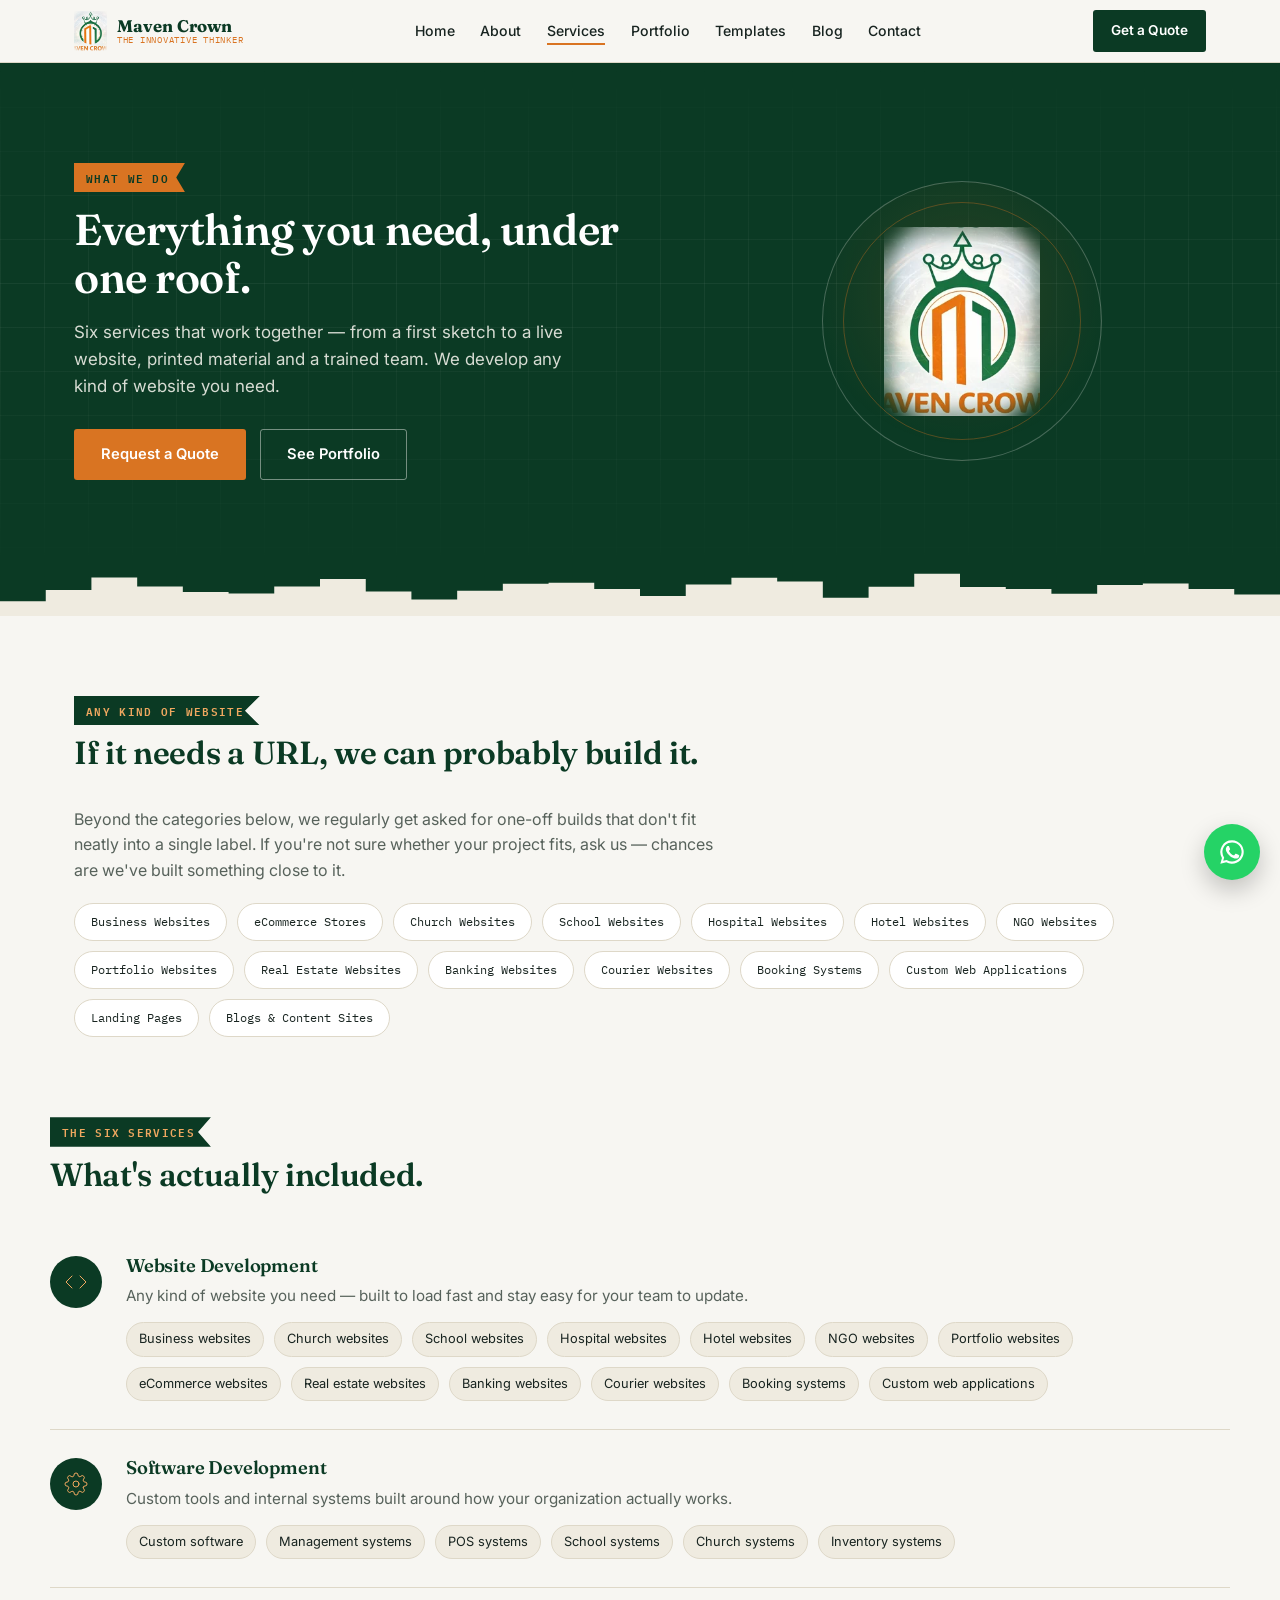
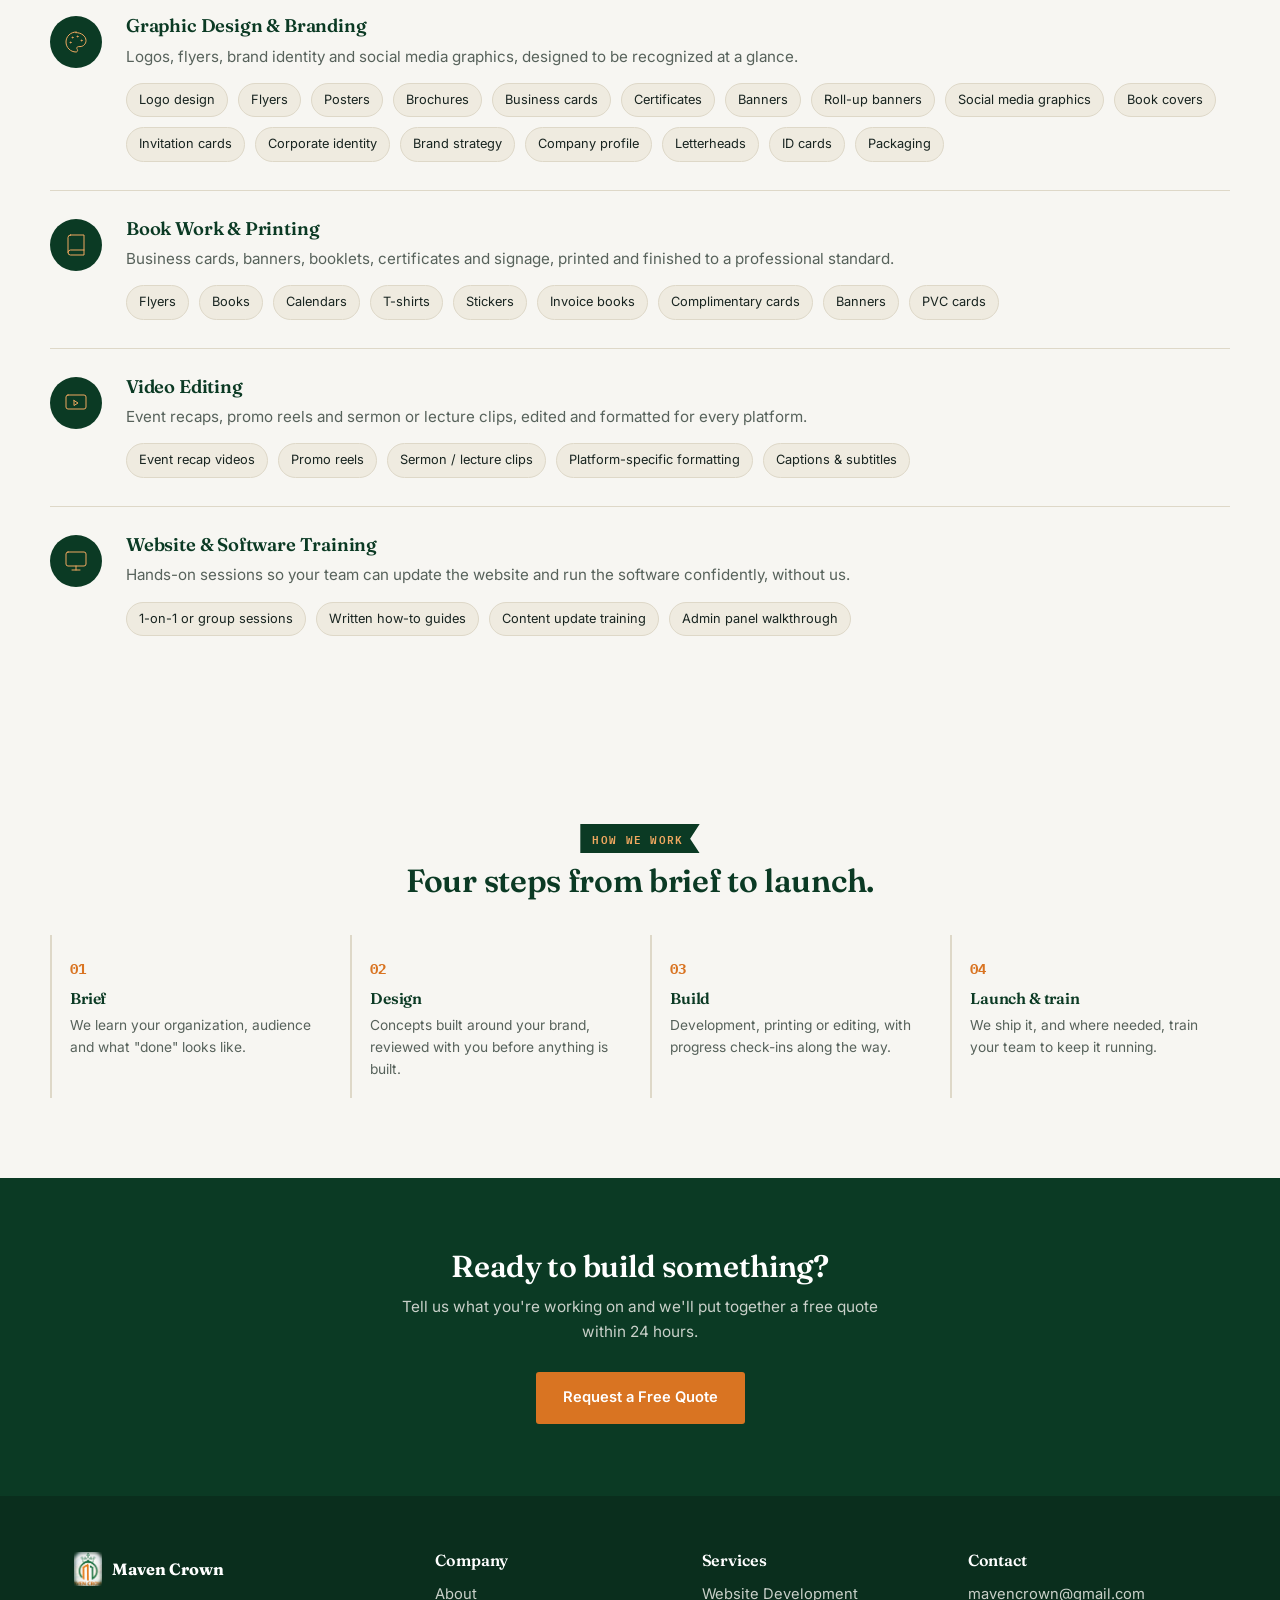
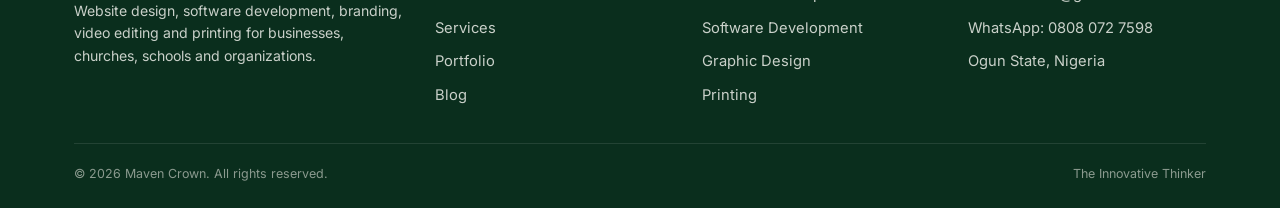
<file: services.html>
<!DOCTYPE html>
<html lang="en">
<head>
<meta charset="UTF-8">
<meta name="viewport" content="width=device-width, initial-scale=1.0">
<title>Services | Maven Crown</title>
<link rel="preconnect" href="https://fonts.googleapis.com">
<link href="https://fonts.googleapis.com/css2?family=Fraunces:opsz,wght@9..144,500;9..144,600;9..144,700&family=Inter:wght@400;500;600;700&family=IBM+Plex+Mono:wght@500;600&display=swap" rel="stylesheet">
<style>
  :root{
    --ink:#0B3A24;
    --ink-2:#0F4A2E;
    --paper:#F7F6F2;
    --paper-dim:#EFEBE0;
    --green:#1F7043;
    --orange:#D97422;
    --orange-light:#F0A860;
    --text:#182420;
    --muted:#57625B;
    --line:#DED8C8;
    --radius:3px;
  }
  *{box-sizing:border-box;}
  html{scroll-behavior:smooth;-webkit-text-size-adjust:100%;text-size-adjust:100%;}
  html,body{max-width:100%;overflow-x:hidden;}
  body{margin:0;font-family:'Inter',sans-serif;color:var(--text);background:var(--paper);line-height:1.6;}
  h1,h2,h3,h4{font-family:'Fraunces',serif;font-weight:600;color:var(--ink);margin:0;line-height:1.1;letter-spacing:-.01em;}
  .eyebrow{position:relative;display:inline-flex;align-items:center;font-family:'IBM Plex Mono',monospace;font-size:.68rem;letter-spacing:.12em;text-transform:uppercase;color:#fff;font-weight:600;background:var(--orange);padding:6px 16px 6px 12px;clip-path:polygon(0 0,100% 0,92% 50%,100% 100%,0 100%);}
  .hero .eyebrow{background:var(--orange);color:var(--ink);}
  .section-head .eyebrow,.section-head.center .eyebrow{background:var(--ink);color:var(--orange-light);}
  .container{max-width:1180px;margin:0 auto;padding:0 clamp(16px,4vw,24px);}
  a{color:inherit;text-decoration:none;}
  img{max-width:100%;height:auto;display:block;}
  button{font-family:inherit;}
  :focus-visible{outline:2px solid var(--orange);outline-offset:3px;}
  .btn{display:inline-flex;align-items:center;justify-content:center;gap:8px;padding:13px 26px;border-radius:var(--radius);font-weight:600;font-size:.92rem;cursor:pointer;border:1px solid transparent;transition:transform .15s,background .2s,color .2s;min-height:44px;}
  .btn:hover{transform:translateY(-2px);}
  .btn-primary{background:var(--orange);color:#fff;}
  .btn-primary:hover{background:#c4650f;}
  .btn-ghost{border-color:rgba(247,246,242,.45);color:#fff;}
  .btn-ghost:hover{border-color:#fff;background:rgba(255,255,255,.08);}
  .btn-dark{background:var(--ink);color:#fff;}
  .btn-dark:hover{background:var(--green);}
  .section-head{max-width:640px;margin-bottom:clamp(24px,4vw,36px);}
  .section-head.center{max-width:640px;margin-left:auto;margin-right:auto;text-align:center;}
  .section-head h2{font-size:clamp(1.5rem,3.6vw,2rem);margin-top:10px;}
  @media (prefers-reduced-motion:reduce){
    html{scroll-behavior:auto;}
    *,*::before,*::after{animation-duration:.01ms!important;animation-iteration-count:1!important;transition-duration:.01ms!important;}
  }

  /* FLOATING WHATSAPP + BACK TO TOP */
  .float-whatsapp{position:fixed;right:20px;bottom:20px;width:56px;height:56px;border-radius:50%;background:#25D366;color:#fff;display:flex;align-items:center;justify-content:center;box-shadow:0 10px 24px rgba(0,0,0,.22);z-index:200;transition:transform .2s;}
  .float-whatsapp:hover{transform:scale(1.08);}
  .float-whatsapp svg{width:28px;height:28px;}
  .back-to-top{position:fixed;right:20px;bottom:86px;width:44px;height:44px;border-radius:50%;background:var(--ink);color:#fff;border:none;display:flex;align-items:center;justify-content:center;cursor:pointer;box-shadow:0 8px 18px rgba(0,0,0,.18);z-index:200;opacity:0;pointer-events:none;transform:translateY(8px);transition:opacity .2s,transform .2s,background .2s;}
  .back-to-top.is-visible{opacity:1;pointer-events:auto;transform:translateY(0);}
  .back-to-top:hover{background:var(--orange);}
  .back-to-top svg{width:20px;height:20px;}
  @media (max-width:560px){
    .float-whatsapp{width:50px;height:50px;right:14px;bottom:14px;}
    .float-whatsapp svg{width:24px;height:24px;}
    .back-to-top{width:40px;height:40px;right:16px;bottom:74px;}
  }

  /* NAV */
  .navbar{position:sticky;top:0;z-index:100;background:rgba(247,246,242,.92);backdrop-filter:blur(10px);border-bottom:1px solid var(--line);}
  .nav-inner{display:flex;align-items:center;justify-content:space-between;gap:12px;padding:10px clamp(16px,4vw,24px);max-width:1180px;margin:0 auto;}
  .brand{display:flex;align-items:center;gap:10px;min-width:0;}
  .brand img{height:40px;width:auto;flex-shrink:0;}
  .brand-text{display:flex;flex-direction:column;line-height:1.1;min-width:0;}
  .brand-text b{font-family:'Fraunces',serif;font-weight:700;font-size:1.05rem;color:var(--ink);white-space:nowrap;}
  .brand-text span{font-family:'IBM Plex Mono',monospace;font-size:.58rem;letter-spacing:.08em;color:var(--orange);text-transform:uppercase;white-space:nowrap;}
  .nav-links{display:flex;gap:clamp(14px,2vw,26px);list-style:none;margin:0;padding:0;}
  .nav-links a{font-size:.88rem;font-weight:500;color:var(--text);padding-bottom:4px;border-bottom:2px solid transparent;transition:border-color .2s;white-space:nowrap;}
  .nav-links a.active,.nav-links a:hover{border-color:var(--orange);}
  .nav-right{display:flex;align-items:center;gap:10px;flex-shrink:0;}
  .nav-cta{background:var(--ink);color:#fff!important;padding:10px 18px;border-radius:var(--radius);font-size:.85rem;font-weight:600;white-space:nowrap;min-height:40px;display:inline-flex;align-items:center;}
  .nav-cta:hover{background:var(--orange);}
  .nav-toggle{display:none;background:none;border:none;font-size:1.6rem;cursor:pointer;color:var(--ink);padding:6px;min-width:44px;min-height:44px;align-items:center;justify-content:center;}
  .mobile-menu{display:none;flex-direction:column;background:var(--paper);border-top:1px solid var(--line);padding:8px clamp(16px,4vw,24px) 18px;}
  .mobile-menu a{padding:13px 0;font-size:.98rem;font-weight:500;border-bottom:1px solid var(--line);}
  .mobile-menu .mobile-quote{color:var(--orange);font-weight:700;}
  .mobile-menu.is-open{display:flex;}

  /* HERO SLIDER */
  .hero{position:relative;background:var(--ink);color:#fff;overflow:hidden;}
  .hero::before{content:"";position:absolute;inset:0;z-index:1;background-image:linear-gradient(rgba(247,246,242,.06) 1px,transparent 1px),linear-gradient(90deg,rgba(247,246,242,.06) 1px,transparent 1px);background-size:44px 44px;mask-image:linear-gradient(180deg,transparent,rgba(0,0,0,.9) 40%,transparent 95%);pointer-events:none;}
  .hero-slides{position:relative;z-index:2;}
  .hero-slide{display:none;padding:clamp(56px,9vw,100px) 0 clamp(40px,7vw,84px);}
  .hero-slide.is-active{display:block;animation:fadeIn .6s ease;}
  @keyframes fadeIn{from{opacity:0;transform:translateY(10px);}to{opacity:1;transform:translateY(0);}}
  .hero-grid{display:grid;grid-template-columns:1.1fr .9fr;gap:clamp(24px,4vw,48px);align-items:center;}
  .hero h1{font-size:clamp(1.6rem,4.6vw,2.7rem);color:#fff;margin:14px 0 18px;letter-spacing:-.01em;}
  .hero p.lead{font-size:clamp(.95rem,2vw,1.06rem);color:#D7DCD3;max-width:520px;margin-bottom:28px;}
  .hero-actions{display:flex;gap:14px;flex-wrap:wrap;}
  .crest-panel{position:relative;justify-self:center;width:100%;max-width:280px;aspect-ratio:1/1;border:1px solid rgba(247,246,242,.25);border-radius:50%;display:flex;align-items:center;justify-content:center;background:radial-gradient(circle at 50% 40%,rgba(217,116,34,.14),transparent 70%);}
  .crest-panel::before{content:"";position:absolute;inset:20px;border:1px solid rgba(217,116,34,.35);border-radius:50%;}
  .crest-panel img{width:56%;height:auto;}
  .hero-controls{position:relative;z-index:3;display:flex;align-items:center;justify-content:center;gap:16px;padding-bottom:clamp(24px,4vw,38px);flex-wrap:wrap;}
  .hero-arrow{width:44px;height:44px;border-radius:50%;border:1px solid rgba(247,246,242,.35);background:transparent;color:#fff;cursor:pointer;display:flex;align-items:center;justify-content:center;transition:background .2s;flex-shrink:0;}
  .hero-arrow:hover{background:rgba(247,246,242,.12);}
  .hero-dots{display:flex;gap:6px;}
  .hero-dot{width:36px;height:36px;padding:0;border-radius:50%;background:transparent;border:none;cursor:pointer;display:flex;align-items:center;justify-content:center;}
  .hero-dot::after{content:"";width:8px;height:8px;border-radius:50%;background:rgba(247,246,242,.35);transition:width .2s,background .2s;}
  .hero-dot.is-active::after{background:var(--orange);width:22px;border-radius:5px;}
  .skyline-divider{display:block;width:100%;height:56px;position:relative;z-index:3;margin-top:-4px;}
  .skyline-divider polygon{fill:var(--paper-dim);}

  /* MARQUEE TICKER */
  .marquee{background:var(--orange);overflow:hidden;white-space:nowrap;border-bottom:1px solid var(--line);}
  .marquee-track{display:inline-flex;align-items:center;gap:14px;padding:12px 0;animation:marquee 26s linear infinite;}
  .marquee-track span{font-family:'IBM Plex Mono',monospace;font-size:.78rem;font-weight:600;letter-spacing:.05em;text-transform:uppercase;color:#fff;}
  .marquee-track span.dot{font-size:.5rem;color:var(--ink);opacity:.6;}
  .marquee:hover .marquee-track{animation-play-state:paused;}
  @keyframes marquee{from{transform:translateX(0);}to{transform:translateX(-50%);}}

  /* STATS STRIP */
  .stats{background:var(--paper-dim);border-bottom:1px solid var(--line);padding:26px 0;}
  .stats-grid{display:grid;grid-template-columns:repeat(4,1fr);gap:16px;text-align:center;}
  .stats-grid div b{display:block;font-family:'Fraunces',serif;font-size:clamp(1.25rem,3vw,1.6rem);color:var(--ink);}
  .stats-grid div span{font-size:.76rem;color:var(--muted);}

  /* AUDIENCE TABS */
  .audience{padding:clamp(48px,7vw,80px) 0 clamp(24px,4vw,40px);}
  .tabs{display:flex;flex-wrap:wrap;margin-bottom:28px;border-bottom:1px solid var(--line);overflow-x:auto;-webkit-overflow-scrolling:touch;}
  .tab-btn{font-family:'IBM Plex Mono',monospace;font-size:.78rem;letter-spacing:.04em;padding:10px 4px;margin-right:22px;background:none;border:none;cursor:pointer;color:#8a8474;border-bottom:2px solid transparent;transform:translateY(1px);white-space:nowrap;min-height:44px;}
  .tab-btn.is-active{color:var(--ink);border-color:var(--orange);font-weight:600;}
  .tab-panel{display:none;}
  .tab-panel.is-active{display:grid;grid-template-columns:1fr 1fr;gap:clamp(20px,4vw,40px);align-items:start;}
  .tab-panel p{font-size:1rem;color:var(--muted);max-width:480px;}
  .tab-services{list-style:none;margin:0;padding:0;display:flex;flex-direction:column;gap:12px;}
  .tab-services li{display:flex;gap:12px;font-size:.92rem;padding:14px 16px;background:#fff;border:1px solid var(--line);border-radius:var(--radius);}
  .tab-services li span{color:var(--orange);font-family:'IBM Plex Mono',monospace;font-weight:600;}

  /* SERVICES */
  .services{padding:clamp(48px,7vw,76px) 0;background:var(--paper-dim);border-top:1px solid var(--line);border-bottom:1px solid var(--line);}
  .service-grid{display:grid;grid-template-columns:repeat(3,1fr);gap:20px;margin-top:32px;}
  .service-card{background:var(--paper);border:1px solid var(--line);border-radius:var(--radius);padding:28px 22px;transition:border-color .2s,transform .2s,box-shadow .2s;}
  .service-card:hover{transform:translateY(-4px);border-color:var(--orange);box-shadow:0 14px 30px rgba(11,58,36,.08);}
  .service-card .icon{width:42px;height:42px;border-radius:50%;background:var(--ink);display:flex;align-items:center;justify-content:center;margin-bottom:16px;}
  .service-card .icon svg{width:20px;height:20px;stroke:var(--orange-light);}
  .service-card h4{font-size:1.02rem;margin-bottom:8px;}
  .service-card p{margin:0;font-size:.9rem;color:var(--muted);}

  /* PROCESS */
  .process{padding:clamp(48px,7vw,80px) 0;}
  .process-grid{display:grid;grid-template-columns:repeat(4,1fr);gap:20px;margin-top:36px;counter-reset:step;}
  .process-step{position:relative;padding:24px 18px 18px;border-left:2px solid var(--line);}
  .process-step b.num{font-family:'IBM Plex Mono',monospace;color:var(--orange);font-size:.85rem;display:block;margin-bottom:10px;}
  .process-step h4{font-size:.98rem;margin-bottom:6px;}
  .process-step p{margin:0;font-size:.86rem;color:var(--muted);}

  /* PORTFOLIO SLIDER */
  .portfolio{padding:clamp(48px,7vw,80px) 0;background:var(--paper-dim);border-top:1px solid var(--line);border-bottom:1px solid var(--line);}
  .portfolio-head{display:flex;justify-content:space-between;align-items:flex-end;gap:20px;flex-wrap:wrap;}
  .portfolio-nav{display:flex;gap:10px;}
  .pf-arrow{width:44px;height:44px;border-radius:50%;border:1px solid var(--line);background:var(--paper);color:var(--ink);cursor:pointer;display:flex;align-items:center;justify-content:center;transition:background .2s,border-color .2s;flex-shrink:0;}
  .pf-arrow:hover{background:var(--ink);color:#fff;border-color:var(--ink);}
  .portfolio-track-wrap{overflow:hidden;margin-top:28px;}
  .portfolio-track{display:flex;gap:20px;transition:transform .45s cubic-bezier(.65,0,.35,1);}
  .portfolio-item{position:relative;flex:0 0 calc((100% - 40px)/3);aspect-ratio:4/3;border-radius:var(--radius);overflow:hidden;background:var(--ink);}
  .portfolio-item img{width:100%;height:100%;object-fit:cover;opacity:.88;transition:opacity .2s,transform .3s;}
  .portfolio-item:hover img{opacity:1;transform:scale(1.05);}
  .portfolio-tag{position:absolute;left:12px;bottom:12px;font-family:'IBM Plex Mono',monospace;font-size:.7rem;letter-spacing:.05em;color:#fff;background:rgba(11,58,36,.78);padding:6px 10px;border-radius:var(--radius);}

  /* TESTIMONIALS */
  .testimonials{padding:clamp(48px,7vw,80px) 0;}
  .testi-grid{display:grid;grid-template-columns:repeat(3,1fr);gap:20px;margin-top:32px;}
  .testi-card{background:#fff;border:1px solid var(--line);border-radius:var(--radius);padding:26px 22px;}
  .testi-card p{font-size:.94rem;color:var(--text);margin:0 0 18px;}
  .testi-who{display:flex;align-items:center;gap:12px;}
  .testi-avatar{width:38px;height:38px;border-radius:50%;background:var(--ink);color:var(--orange-light);display:flex;align-items:center;justify-content:center;font-family:'Fraunces',serif;font-weight:700;font-size:.85rem;flex-shrink:0;}
  .testi-who b{display:block;font-size:.88rem;}
  .testi-who span{font-size:.78rem;color:var(--muted);}

  /* NEWSLETTER */
  .newsletter{background:var(--paper-dim);border-top:1px solid var(--line);border-bottom:1px solid var(--line);padding:clamp(40px,6vw,56px) 0;}
  .newsletter-inner{display:grid;grid-template-columns:1.2fr 1fr;gap:28px;align-items:center;}
  .newsletter h2{font-size:clamp(1.3rem,3vw,1.7rem);margin-top:10px;}
  .newsletter p{color:var(--muted);margin:8px 0 0;font-size:.95rem;}
  .newsletter-form{display:flex;gap:10px;flex-wrap:wrap;}
  .newsletter-form input{flex:1;min-width:200px;min-height:48px;padding:12px 16px;border:1px solid var(--line);border-radius:var(--radius);font-family:'Inter',sans-serif;font-size:.94rem;background:#fff;}
  .newsletter-form input:focus{outline:2px solid var(--orange);outline-offset:1px;border-color:var(--orange);}
  .newsletter-note{color:var(--muted);font-size:.78rem;margin:14px auto 0;text-align:center;}

  /* CTA */
  .cta{background:var(--ink);color:#fff;padding:clamp(48px,7vw,72px) 0;text-align:center;position:relative;overflow:hidden;}
  .cta h2{color:#fff;font-size:clamp(1.4rem,3.6vw,1.9rem);margin-bottom:12px;}
  .cta p{color:#C9D0C9;max-width:520px;margin:0 auto 28px;font-size:.96rem;}

  /* FOOTER */
  footer{background:#0A2E1D;color:#C9D0C9;padding:clamp(40px,6vw,56px) 0 24px;font-size:.92rem;}
  .footer-grid{display:grid;grid-template-columns:1.4fr 1fr 1fr 1fr;gap:28px;margin-bottom:36px;}
  footer h3{color:#fff;font-size:1rem;margin-bottom:14px;}
  .footer-brand{display:flex;align-items:center;gap:10px;margin-bottom:14px;}
  .footer-brand img{height:34px;}
  .footer-brand b{color:#fff;font-family:'Fraunces',serif;font-size:1.02rem;}
  footer p{font-size:.88rem;}
  footer ul{list-style:none;margin:0;padding:0;display:flex;flex-direction:column;gap:10px;}
  footer li{word-break:break-word;}
  footer a:hover{color:var(--orange-light);}
  .footer-bottom{border-top:1px solid rgba(255,255,255,.1);padding-top:20px;display:flex;justify-content:space-between;flex-wrap:wrap;gap:8px;font-size:.78rem;color:#8B9A8F;}

  /* Large tablet / small laptop: tighten nav before it has to wrap */
  @media (max-width:1080px){
    .nav-links{gap:14px;}
    .nav-links a{font-size:.84rem;}
  }
  /* Tablet: switch to mobile nav here so nothing overlaps or wraps awkwardly */
  @media (max-width:1024px){
    .nav-links{display:none;}
    .nav-toggle{display:flex;}
    .hero-grid{grid-template-columns:1fr;text-align:left;}
    .crest-panel{max-width:200px;margin:0;}
    .hero-actions{margin-top:4px;}
  }
  @media (max-width:860px){
    .newsletter-inner{grid-template-columns:1fr;text-align:left;}
    .stats-grid{grid-template-columns:repeat(2,1fr);gap:20px;}
    .tab-panel.is-active{grid-template-columns:1fr;}
    .service-grid{grid-template-columns:1fr 1fr;}
    .process-grid{grid-template-columns:1fr 1fr;}
    .portfolio-item{flex:0 0 calc((100% - 20px)/2);}
    .testi-grid{grid-template-columns:1fr;}
    .footer-grid{grid-template-columns:1fr 1fr;}
  }
  @media (max-width:560px){
    .brand-text span{display:none;}
    .nav-cta{padding:9px 14px;font-size:.8rem;}
    .service-grid{grid-template-columns:1fr;}
    .process-grid{grid-template-columns:1fr;}
    .process-step{padding-left:16px;}
    .portfolio-item{flex:0 0 100%;}
    .footer-grid{grid-template-columns:1fr;}
    .stats-grid{grid-template-columns:1fr 1fr;gap:14px;}
    .hero-actions{flex-direction:column;align-items:stretch;}
    .hero-actions .btn{width:100%;}
    .portfolio-head{align-items:center;}
  }
  @media (max-width:400px){
    .brand-text{display:none;}
    .nav-cta{display:none;}
    .stats-grid{grid-template-columns:1fr 1fr;}
    .crest-panel{max-width:160px;}
    .hero-controls{gap:10px;}
  }
</style>

<style>
  /* Shared extra components for inner pages */
  .pull-quote{border-left:3px solid var(--orange);padding:18px 22px;background:var(--paper-dim);font-family:'Fraunces',serif;font-style:italic;font-size:1.15rem;color:var(--ink);margin:28px 0;}
  .pull-quote span{display:block;margin-top:10px;font-family:'IBM Plex Mono',monospace;font-style:normal;font-size:.75rem;color:var(--muted);text-transform:uppercase;letter-spacing:.06em;}

  .story{padding:clamp(48px,7vw,80px) 0;}
  .story-grid{display:grid;grid-template-columns:1.2fr .8fr;gap:clamp(24px,4vw,40px);align-items:start;}
  .story-grid p{color:var(--muted);font-size:1rem;margin-bottom:16px;}
  .story-side{background:var(--ink);color:#fff;padding:28px 24px;border-radius:var(--radius);}
  .story-side h3{color:#fff;font-size:1.1rem;margin-bottom:14px;}
  .story-side ul{list-style:none;margin:0;padding:0;display:flex;flex-direction:column;gap:12px;}
  .story-side li{font-size:.9rem;color:#D7DCD3;display:flex;gap:10px;}
  .story-side li b{color:var(--orange-light);font-family:'IBM Plex Mono',monospace;flex-shrink:0;}

  .info-grid{display:grid;grid-template-columns:repeat(4,1fr);gap:20px;margin-top:32px;}

  .form-section{padding:clamp(48px,7vw,80px) 0;}
  .contact-grid,.quote-grid{display:grid;grid-template-columns:1.3fr .9fr;gap:32px;align-items:start;}
  .form-card{background:#fff;border:1px solid var(--line);border-radius:var(--radius);padding:clamp(22px,4vw,36px);}
  .field{margin-bottom:18px;display:flex;flex-direction:column;gap:6px;}
  .field label{font-size:.82rem;font-weight:600;color:var(--ink);}
  .field input,.field select,.field textarea{font-family:'Inter',sans-serif;font-size:.94rem;padding:12px 14px;border:1px solid var(--line);border-radius:var(--radius);background:var(--paper);color:var(--text);min-height:44px;width:100%;}
  .field textarea{min-height:120px;resize:vertical;}
  .field input:focus,.field select:focus,.field textarea:focus{outline:2px solid var(--orange);outline-offset:1px;border-color:var(--orange);}
  .field-row{display:grid;grid-template-columns:1fr 1fr;gap:16px;}
  .field-legend{font-size:.82rem;font-weight:600;color:var(--ink);margin-bottom:10px;display:block;}
  .checkbox-grid{display:grid;grid-template-columns:1fr 1fr;gap:10px;margin-bottom:18px;}
  .checkbox-item{display:flex;align-items:center;gap:10px;font-size:.88rem;padding:10px 12px;border:1px solid var(--line);border-radius:var(--radius);background:var(--paper);cursor:pointer;}
  .checkbox-item input{width:16px;height:16px;accent-color:var(--orange);flex-shrink:0;}
  .form-note{font-size:.82rem;color:var(--muted);margin-top:14px;}
  .form-msg{display:none;font-size:.88rem;padding:12px 14px;border-radius:var(--radius);background:var(--paper-dim);border:1px solid var(--line);margin-top:14px;}
  .form-msg.is-visible{display:block;}

  .side-card{background:var(--ink);color:#fff;border-radius:var(--radius);padding:26px 22px;margin-bottom:20px;}
  .side-card h3{color:#fff;font-size:1.02rem;margin-bottom:10px;}
  .side-card p{color:#C9D0C9;font-size:.88rem;margin-bottom:16px;}
  .side-card .btn{width:100%;}
  .map-box{position:relative;aspect-ratio:4/3;border-radius:var(--radius);overflow:hidden;background:
    linear-gradient(rgba(11,58,36,.05) 1px,transparent 1px),
    linear-gradient(90deg,rgba(11,58,36,.05) 1px,transparent 1px),
    linear-gradient(135deg,var(--paper-dim),var(--line));
    background-size:22px 22px,22px 22px,100% 100%;
    border:1px solid var(--line);display:flex;align-items:center;justify-content:center;}
  .map-pin{display:flex;flex-direction:column;align-items:center;gap:6px;color:var(--ink);}
  .map-pin svg{width:30px;height:30px;stroke:var(--orange);}
  .map-pin span{font-family:'IBM Plex Mono',monospace;font-size:.72rem;text-transform:uppercase;letter-spacing:.05em;text-align:center;padding:0 10px;}

  .faq{max-width:760px;margin:0 auto;}
  .faq-item{border-bottom:1px solid var(--line);padding:6px 0;}
  .faq-item summary{cursor:pointer;padding:16px 4px;font-weight:600;font-family:'Fraunces',serif;font-size:1.02rem;color:var(--ink);list-style:none;display:flex;justify-content:space-between;align-items:center;gap:16px;min-height:44px;}
  .faq-item summary::-webkit-details-marker{display:none;}
  .faq-item summary::after{content:'+';font-size:1.3rem;color:var(--orange);transition:transform .2s;flex-shrink:0;}
  .faq-item[open] summary::after{transform:rotate(45deg);}
  .faq-item p{margin:0 0 16px;color:var(--muted);font-size:.92rem;padding:0 4px;}

  @media (max-width:960px){
    .story-grid,.contact-grid,.quote-grid{grid-template-columns:1fr;}
    .info-grid{grid-template-columns:1fr 1fr;}
  }
  @media (max-width:560px){
    .field-row,.checkbox-grid{grid-template-columns:1fr;}
    .info-grid{grid-template-columns:1fr;}
  }

  /* Tag pills */
  .tag-row{display:flex;flex-wrap:wrap;gap:10px;margin-top:20px;}
  .tag-pill{display:inline-flex;align-items:center;padding:8px 16px;border:1px solid var(--line);border-radius:999px;font-family:'IBM Plex Mono',monospace;font-size:.78rem;color:var(--text);background:#fff;}

  /* Detailed service breakdown */
  .service-detail{display:grid;grid-template-columns:56px 1fr;gap:20px;padding:28px 0;border-bottom:1px solid var(--line);}
  .service-detail:last-child{border-bottom:none;}
  .service-detail .icon-lg{width:52px;height:52px;border-radius:50%;background:var(--ink);display:flex;align-items:center;justify-content:center;flex-shrink:0;}
  .service-detail .icon-lg svg{width:24px;height:24px;stroke:var(--orange-light);}
  .service-detail h3{font-size:1.15rem;margin-bottom:8px;}
  .service-detail p{color:var(--muted);margin:0 0 14px;font-size:.95rem;}
  .service-detail ul{list-style:none;margin:0;padding:0;display:flex;flex-wrap:wrap;gap:10px;}
  .service-detail li{font-size:.8rem;background:var(--paper-dim);border:1px solid var(--line);padding:6px 12px;border-radius:999px;color:var(--text);}

  /* Filter tabs (portfolio, products) */
  .filter-tabs{display:flex;flex-wrap:wrap;gap:10px;margin-bottom:28px;}
  .filter-btn{font-family:'IBM Plex Mono',monospace;font-size:.78rem;letter-spacing:.03em;padding:9px 16px;border-radius:999px;border:1px solid var(--line);background:#fff;color:var(--text);cursor:pointer;min-height:40px;}
  .filter-btn.is-active{background:var(--ink);color:#fff;border-color:var(--ink);}

  /* Static portfolio grid */
  .portfolio-static-grid{display:grid;grid-template-columns:repeat(3,1fr);gap:20px;margin-top:8px;}
  .portfolio-static-grid .portfolio-item{flex:none;}
  .portfolio-static-grid .portfolio-item.is-hidden{display:none;}
  .portfolio-detail-card{background:#fff;border:1px solid var(--line);border-radius:var(--radius);overflow:hidden;display:flex;flex-direction:column;transition:transform .2s,border-color .2s;}
  .portfolio-detail-card:hover{transform:translateY(-4px);border-color:var(--orange);}
  .portfolio-detail-card img{aspect-ratio:4/3;object-fit:cover;}
  .portfolio-detail-card.is-hidden{display:none;}
  .pf-body{padding:18px 18px 20px;display:flex;flex-direction:column;flex:1;}
  .pf-cat{font-family:'IBM Plex Mono',monospace;font-size:.68rem;text-transform:uppercase;color:var(--orange);margin-bottom:8px;}
  .pf-body h4{font-size:1rem;margin-bottom:8px;}
  .pf-body p{color:var(--muted);font-size:.86rem;margin:0 0 14px;flex:1;}
  .pf-tech{display:flex;flex-wrap:wrap;gap:8px;}
  .pf-tech span{font-size:.72rem;background:var(--paper-dim);border:1px solid var(--line);padding:4px 10px;border-radius:999px;color:var(--text);}

  /* Blog cards */
  .blog-grid{display:grid;grid-template-columns:repeat(3,1fr);gap:22px;margin-top:32px;}
  .blog-card{background:#fff;border:1px solid var(--line);border-radius:var(--radius);overflow:hidden;display:flex;flex-direction:column;transition:transform .2s,border-color .2s;}
  .blog-card:hover{transform:translateY(-4px);border-color:var(--orange);}
  .blog-card img{aspect-ratio:16/10;object-fit:cover;}
  .blog-card .blog-body{padding:20px 20px 22px;display:flex;flex-direction:column;flex:1;}
  .blog-tag{font-family:'IBM Plex Mono',monospace;font-size:.68rem;text-transform:uppercase;letter-spacing:.06em;color:var(--orange);margin-bottom:10px;}
  .blog-card h4{font-size:1.02rem;margin-bottom:10px;}
  .blog-card p{color:var(--muted);font-size:.88rem;margin:0 0 16px;flex:1;}
  .blog-read{font-family:'IBM Plex Mono',monospace;font-size:.78rem;color:var(--ink);font-weight:600;}

  /* Product cards (digital products / templates) */
  .product-grid{display:grid;grid-template-columns:repeat(3,1fr);gap:20px;margin-top:8px;}
  .product-card{background:#fff;border:1px solid var(--line);border-radius:var(--radius);overflow:hidden;display:flex;flex-direction:column;transition:transform .2s,border-color .2s;}
  .product-card:hover{transform:translateY(-4px);border-color:var(--orange);}
  .product-card img{aspect-ratio:16/10;object-fit:cover;}
  .product-card.is-hidden{display:none;}
  .product-body{padding:20px;display:flex;flex-direction:column;flex:1;}
  .product-cat{font-family:'IBM Plex Mono',monospace;font-size:.68rem;text-transform:uppercase;color:var(--orange);margin-bottom:8px;}
  .product-card h4{font-size:1.02rem;margin-bottom:8px;}
  .product-card p{color:var(--muted);font-size:.87rem;margin:0 0 14px;flex:1;}
  .product-price{font-family:'Fraunces',serif;font-weight:600;color:var(--ink);font-size:1.05rem;margin-bottom:14px;}
  .product-card .btn{width:100%;}
  .sample-note{background:var(--paper-dim);border:1px dashed var(--line);border-radius:var(--radius);padding:14px 18px;font-size:.85rem;color:var(--muted);margin-top:28px;}

  @media (max-width:860px){
    .service-detail{grid-template-columns:1fr;}
    .service-detail .icon-lg{margin-bottom:4px;}
    .portfolio-static-grid,.blog-grid,.product-grid{grid-template-columns:1fr 1fr;}
    .vm-grid{grid-template-columns:1fr;}
    .founder-card{grid-template-columns:1fr;text-align:left;}
  }
  @media (max-width:560px){
    .portfolio-static-grid,.blog-grid,.product-grid{grid-template-columns:1fr;}
  }

  /* Vision / Mission */
  .vm-grid{display:grid;grid-template-columns:1fr 1fr;gap:20px;margin-top:8px;}
  .vm-card{background:#fff;border:1px solid var(--line);border-radius:var(--radius);padding:28px 24px;}
  .vm-card .icon{width:42px;height:42px;border-radius:50%;background:var(--ink);display:flex;align-items:center;justify-content:center;margin-bottom:16px;}
  .vm-card .icon svg{width:20px;height:20px;stroke:var(--orange-light);}
  .vm-card h3{font-size:1.05rem;margin-bottom:8px;}
  .vm-card p{color:var(--muted);font-size:.92rem;margin:0;}

  /* Founder card */
  .founder-card{display:grid;grid-template-columns:auto 1fr;gap:24px;align-items:start;background:#fff;border:1px solid var(--line);border-radius:var(--radius);padding:clamp(24px,4vw,32px);}
  .founder-avatar{width:84px;height:84px;border-radius:50%;background:var(--ink);color:var(--orange-light);display:flex;align-items:center;justify-content:center;font-family:'Fraunces',serif;font-weight:700;font-size:2rem;flex-shrink:0;}
  .founder-card h3{font-size:1.2rem;margin-bottom:2px;}
  .founder-title{font-family:'IBM Plex Mono',monospace;font-size:.78rem;color:var(--orange);text-transform:uppercase;letter-spacing:.05em;margin-bottom:12px;display:block;}
  .founder-card p{color:var(--muted);font-size:.95rem;margin:0;}

  /* Achievements strip reuses .stats-grid look but on paper bg */
  .achievements{padding:clamp(40px,6vw,56px) 0;}
  .achievements .stats-grid{background:var(--paper-dim);border:1px solid var(--line);border-radius:var(--radius);padding:28px 20px;}
</style>

</head>
<body>

<a class="float-whatsapp" href="https://wa.me/2348080727598" target="_blank" rel="noopener" aria-label="Chat with us on WhatsApp">
  <svg viewBox="0 0 24 24" fill="currentColor"><path d="M17.5 14.4c-.3-.1-1.7-.8-2-.9-.3-.1-.5-.1-.6.1-.2.3-.7.9-.9 1.1-.2.2-.3.2-.6.1-.3-.1-1.2-.4-2.3-1.4-.9-.8-1.4-1.7-1.6-2-.2-.3 0-.5.1-.6.1-.1.3-.3.4-.5.1-.2.2-.3.3-.5.1-.2 0-.4 0-.5C10.2 9 9.7 7.8 9.5 7.3c-.2-.5-.4-.4-.6-.4h-.5c-.2 0-.5.1-.7.3-.2.3-1 1-1 2.4s1 2.8 1.1 3c.1.2 2 3.1 4.9 4.3.7.3 1.2.5 1.6.6.7.2 1.3.2 1.8.1.5-.1 1.7-.7 1.9-1.4.2-.7.2-1.2.2-1.4-.1-.1-.3-.2-.6-.3z"/><path d="M12 2a10 10 0 0 0-8.6 15.1L2 22l5.1-1.3A10 10 0 1 0 12 2zm0 18.2a8.2 8.2 0 0 1-4.2-1.2l-.3-.2-3 .8.8-2.9-.2-.3A8.2 8.2 0 1 1 12 20.2z"/></svg>
</a>
<button class="back-to-top" id="backToTop" aria-label="Back to top">
  <svg viewBox="0 0 24 24" fill="none" stroke="currentColor" stroke-width="2" stroke-linecap="round" stroke-linejoin="round"><polyline points="18 15 12 9 6 15"/></svg>
</button>

<nav class="navbar">
  <div class="nav-inner">
    <a class="brand" href="index.html">
      <img src="[data-uri]" alt="Maven Crown logo">
      <span class="brand-text"><b>Maven Crown</b><span>The Innovative Thinker</span></span>
    </a>
    <ul class="nav-links">
      <li><a href="index.html">Home</a></li>
      <li><a href="about.html">About</a></li>
      <li><a class="active" href="services.html">Services</a></li>
      <li><a href="portfolio.html">Portfolio</a></li>
      <li><a href="books.html">Templates</a></li>
      <li><a href="blog.html">Blog</a></li>
      <li><a href="contact.html">Contact</a></li>
    </ul>
    <div class="nav-right">
      <a class="nav-cta" href="quote.html">Get a Quote</a>
      <button class="nav-toggle" id="navToggle" aria-label="Menu" aria-expanded="false">&#9776;</button>
    </div>
  </div>
  <div class="mobile-menu" id="mobileMenu">
    <a class="mobile-quote" href="quote.html">Get a Quote &rarr;</a>
    <a href="index.html">Home</a>
    <a href="about.html">About</a>
    <a class="active" href="services.html">Services</a>
    <a href="portfolio.html">Portfolio</a>
    <a href="books.html">Templates</a>
    <a href="blog.html">Blog</a>
    <a href="contact.html">Contact</a>
  </div>
</nav>
<section class="hero">
  <div class="hero-slides container">
    <div class="hero-slide is-active">
      <div class="hero-grid">
        <div>
          <div class="eyebrow">What we do</div>
          <h1>Everything you need, under one roof.</h1>
          <p class="lead">Six services that work together &mdash; from a first sketch to a live website, printed material and a trained team. We develop any kind of website you need.</p>
          <div class="hero-actions">
            <a class="btn btn-primary" href="quote.html">Request a Quote</a>
            <a class="btn btn-ghost" href="portfolio.html">See Portfolio</a>
          </div>
        </div>
        <div class="crest-panel"><img src="[data-uri]" alt="Maven Crown emblem"></div>
      </div>
    </div>
  </div>
  <svg class="skyline-divider" viewBox="0 0 1200 110" preserveAspectRatio="none" aria-hidden="true">
    <polygon points="0,110 0.0,80.9 42.9,80.9 42.9,58.9 85.7,58.9 85.7,34.3 128.6,34.3 128.6,51.9 171.4,51.9 171.4,62.8 214.3,62.8 214.3,65.9 257.1,65.9 257.1,51.9 300.0,51.9 300.0,37.5 342.9,37.5 342.9,61.9 385.7,61.9 385.7,77.8 428.6,77.8 428.6,60.2 471.4,60.2 471.4,46.5 514.3,46.5 514.3,44.5 557.1,44.5 557.1,57.0 600.0,57.0 600.0,70.6 642.9,70.6 642.9,47.9 685.7,47.9 685.7,35.0 728.6,35.0 728.6,42.4 771.4,42.4 771.4,74.0 814.3,74.0 814.3,52.5 857.1,52.5 857.1,26.9 900.0,26.9 900.0,53.1 942.9,53.1 942.9,57.0 985.7,57.0 985.7,66.3 1028.6,66.3 1028.6,49.3 1071.4,49.3 1071.4,46.4 1114.3,46.4 1114.3,57.0 1157.1,57.0 1157.1,68.0 1200.0,68.0 1200,110"/>
  </svg>
</section>
<section class="container" style="padding-top:clamp(48px,7vw,80px);">
  <div class="section-head">
    <div class="eyebrow">Any kind of website</div>
    <h2>If it needs a URL, we can probably build it.</h2>
  </div>
  <p style="color:var(--muted);max-width:640px;font-size:1rem;">Beyond the categories below, we regularly get asked for one-off builds that don't fit neatly into a single label. If you're not sure whether your project fits, ask us &mdash; chances are we've built something close to it.</p>
  <div class="tag-row">
    <span class="tag-pill">Business Websites</span>
    <span class="tag-pill">eCommerce Stores</span>
    <span class="tag-pill">Church Websites</span>
    <span class="tag-pill">School Websites</span>
    <span class="tag-pill">Hospital Websites</span>
    <span class="tag-pill">Hotel Websites</span>
    <span class="tag-pill">NGO Websites</span>
    <span class="tag-pill">Portfolio Websites</span>
    <span class="tag-pill">Real Estate Websites</span>
    <span class="tag-pill">Banking Websites</span>
    <span class="tag-pill">Courier Websites</span>
    <span class="tag-pill">Booking Systems</span>
    <span class="tag-pill">Custom Web Applications</span>
    <span class="tag-pill">Landing Pages</span>
    <span class="tag-pill">Blogs &amp; Content Sites</span>
  </div>
</section>
<section class="container" style="padding:clamp(48px,7vw,80px) 0;">
  <div class="section-head">
    <div class="eyebrow">The six services</div>
    <h2>What's actually included.</h2>
  </div>
  <div class="service-detail">
    <div class="icon-lg"><svg viewBox="0 0 24 24" fill="none" stroke-linecap="round" stroke-linejoin="round"><polyline points="16 18 22 12 16 6"/><polyline points="8 6 2 12 8 18"/></svg></div>
    <div>
      <h3>Website Development</h3>
      <p>Any kind of website you need &mdash; built to load fast and stay easy for your team to update.</p>
      <ul>
          <li>Business websites</li>
          <li>Church websites</li>
          <li>School websites</li>
          <li>Hospital websites</li>
          <li>Hotel websites</li>
          <li>NGO websites</li>
          <li>Portfolio websites</li>
          <li>eCommerce websites</li>
          <li>Real estate websites</li>
          <li>Banking websites</li>
          <li>Courier websites</li>
          <li>Booking systems</li>
          <li>Custom web applications</li>
      </ul>
    </div>
  </div>
  <div class="service-detail">
    <div class="icon-lg"><svg viewBox="0 0 24 24" fill="none" stroke-linecap="round" stroke-linejoin="round"><circle cx="12" cy="12" r="3"/><path d="M19.4 15a1.65 1.65 0 0 0 .33 1.82l.06.06a2 2 0 1 1-2.83 2.83l-.06-.06a1.65 1.65 0 0 0-1.82-.33 1.65 1.65 0 0 0-1 1.51V21a2 2 0 0 1-4 0v-.09A1.65 1.65 0 0 0 9 19.4a1.65 1.65 0 0 0-1.82.33l-.06.06a2 2 0 1 1-2.83-2.83l.06-.06a1.65 1.65 0 0 0 .33-1.82 1.65 1.65 0 0 0-1.51-1H3a2 2 0 0 1 0-4h.09A1.65 1.65 0 0 0 4.6 9a1.65 1.65 0 0 0-.33-1.82l-.06-.06a2 2 0 1 1 2.83-2.83l.06.06a1.65 1.65 0 0 0 1.82.33H9a1.65 1.65 0 0 0 1-1.51V3a2 2 0 0 1 4 0v.09a1.65 1.65 0 0 0 1 1.51 1.65 1.65 0 0 0 1.82-.33l.06-.06a2 2 0 1 1 2.83 2.83l-.06.06a1.65 1.65 0 0 0-.33 1.82V9a1.65 1.65 0 0 0 1.51 1H21a2 2 0 0 1 0 4h-.09a1.65 1.65 0 0 0-1.51 1z"/></svg></div>
    <div>
      <h3>Software Development</h3>
      <p>Custom tools and internal systems built around how your organization actually works.</p>
      <ul>
          <li>Custom software</li>
          <li>Management systems</li>
          <li>POS systems</li>
          <li>School systems</li>
          <li>Church systems</li>
          <li>Inventory systems</li>
      </ul>
    </div>
  </div>
  <div class="service-detail">
    <div class="icon-lg"><svg viewBox="0 0 24 24" fill="none" stroke-linecap="round" stroke-linejoin="round"><circle cx="13.5" cy="6.5" r=".5"/><circle cx="17.5" cy="10.5" r=".5"/><circle cx="8.5" cy="7.5" r=".5"/><circle cx="6.5" cy="12.5" r=".5"/><path d="M12 2C6.5 2 2 6.5 2 12s4.5 10 10 10c.9 0 1.6-.7 1.6-1.6 0-.4-.2-.8-.4-1.1-.2-.3-.4-.7-.4-1.1 0-.9.7-1.6 1.6-1.6H16c3.3 0 6-2.7 6-6 0-4.4-4.5-8-10-8z"/></svg></div>
    <div>
      <h3>Graphic Design &amp; Branding</h3>
      <p>Logos, flyers, brand identity and social media graphics, designed to be recognized at a glance.</p>
      <ul>
          <li>Logo design</li>
          <li>Flyers</li>
          <li>Posters</li>
          <li>Brochures</li>
          <li>Business cards</li>
          <li>Certificates</li>
          <li>Banners</li>
          <li>Roll-up banners</li>
          <li>Social media graphics</li>
          <li>Book covers</li>
          <li>Invitation cards</li>
          <li>Corporate identity</li>
          <li>Brand strategy</li>
          <li>Company profile</li>
          <li>Letterheads</li>
          <li>ID cards</li>
          <li>Packaging</li>
      </ul>
    </div>
  </div>
  <div class="service-detail">
    <div class="icon-lg"><svg viewBox="0 0 24 24" fill="none" stroke-linecap="round" stroke-linejoin="round"><path d="M4 19.5A2.5 2.5 0 0 1 6.5 17H20"/><path d="M6.5 2H20v20H6.5A2.5 2.5 0 0 1 4 19.5v-15A2.5 2.5 0 0 1 6.5 2z"/></svg></div>
    <div>
      <h3>Book Work &amp; Printing</h3>
      <p>Business cards, banners, booklets, certificates and signage, printed and finished to a professional standard.</p>
      <ul>
          <li>Flyers</li>
          <li>Books</li>
          <li>Calendars</li>
          <li>T-shirts</li>
          <li>Stickers</li>
          <li>Invoice books</li>
          <li>Complimentary cards</li>
          <li>Banners</li>
          <li>PVC cards</li>
      </ul>
    </div>
  </div>
  <div class="service-detail">
    <div class="icon-lg"><svg viewBox="0 0 24 24" fill="none" stroke-linecap="round" stroke-linejoin="round"><rect x="2" y="4" width="20" height="14" rx="2"/><path d="M10 9.5v5l4-2.5-4-2.5z"/></svg></div>
    <div>
      <h3>Video Editing</h3>
      <p>Event recaps, promo reels and sermon or lecture clips, edited and formatted for every platform.</p>
      <ul>
          <li>Event recap videos</li>
          <li>Promo reels</li>
          <li>Sermon / lecture clips</li>
          <li>Platform-specific formatting</li>
          <li>Captions &amp; subtitles</li>
      </ul>
    </div>
  </div>
  <div class="service-detail">
    <div class="icon-lg"><svg viewBox="0 0 24 24" fill="none" stroke-linecap="round" stroke-linejoin="round"><rect x="2" y="3" width="20" height="14" rx="2"/><path d="M8 21h8M12 17v4"/></svg></div>
    <div>
      <h3>Website &amp; Software Training</h3>
      <p>Hands-on sessions so your team can update the website and run the software confidently, without us.</p>
      <ul>
          <li>1-on-1 or group sessions</li>
          <li>Written how-to guides</li>
          <li>Content update training</li>
          <li>Admin panel walkthrough</li>
      </ul>
    </div>
  </div>
</section>
<section class="process container">
  <div class="section-head center">
    <div class="eyebrow">How we work</div>
    <h2>Four steps from brief to launch.</h2>
  </div>
  <div class="process-grid">
    <div class="process-step"><b class="num">01</b><h4>Brief</h4><p>We learn your organization, audience and what "done" looks like.</p></div>
    <div class="process-step"><b class="num">02</b><h4>Design</h4><p>Concepts built around your brand, reviewed with you before anything is built.</p></div>
    <div class="process-step"><b class="num">03</b><h4>Build</h4><p>Development, printing or editing, with progress check-ins along the way.</p></div>
    <div class="process-step"><b class="num">04</b><h4>Launch &amp; train</h4><p>We ship it, and where needed, train your team to keep it running.</p></div>
  </div>
</section>
<section class="cta">
  <div class="container">
    <h2>Ready to build something?</h2>
    <p>Tell us what you're working on and we'll put together a free quote within 24 hours.</p>
    <a class="btn btn-primary" href="quote.html">Request a Free Quote</a>
  </div>
</section>

<footer>
  <div class="container">
    <div class="footer-grid">
      <div>
        <div class="footer-brand"><img src="[data-uri]" alt="Maven Crown logo"><b>Maven Crown</b></div>
        <p>Website design, software development, branding, video editing and printing for businesses, churches, schools and organizations.</p>
      </div>
      <div>
        <h3>Company</h3>
        <ul>
          <li><a href="about.html">About</a></li>
          <li><a href="services.html">Services</a></li>
          <li><a href="portfolio.html">Portfolio</a></li>
          <li><a href="blog.html">Blog</a></li>
        </ul>
      </div>
      <div>
        <h3>Services</h3>
        <ul>
          <li><a href="services.html">Website Development</a></li>
          <li><a href="services.html">Software Development</a></li>
          <li><a href="services.html">Graphic Design</a></li>
          <li><a href="services.html">Printing</a></li>
        </ul>
      </div>
      <div>
        <h3>Contact</h3>
        <ul>
          <li>mavencrown@gmail.com</li>
          <li>WhatsApp: 0808 072 7598</li>
          <li>Ogun State, Nigeria</li>
        </ul>
      </div>
    </div>
    <div class="footer-bottom">
      <span>&copy; 2026 Maven Crown. All rights reserved.</span>
      <span>The Innovative Thinker</span>
    </div>
  </div>
</footer>

<script>
  // mobile menu
  const navToggle = document.getElementById('navToggle');
  const mobileMenu = document.getElementById('mobileMenu');
  navToggle.addEventListener('click', () => {
    const open = mobileMenu.classList.toggle('is-open');
    navToggle.setAttribute('aria-expanded', open);
  });

  // back to top
  (function(){
    const btn = document.getElementById('backToTop');
    if (!btn) return;
    window.addEventListener('scroll', () => {
      btn.classList.toggle('is-visible', window.scrollY > 500);
    });
    btn.addEventListener('click', () => {
      const reduce = window.matchMedia('(prefers-reduced-motion: reduce)').matches;
      window.scrollTo({ top: 0, behavior: reduce ? 'auto' : 'smooth' });
    });
  })();

  // newsletter signup (mailto until a real list provider is connected)
  (function(){
    const form = document.getElementById('newsletterForm');
    if (!form) return;
    form.addEventListener('submit', function(e){
      e.preventDefault();
      const email = document.getElementById('nl_email').value;
      const subject = encodeURIComponent('Newsletter signup');
      const body = encodeURIComponent('Please add this email to the Maven Crown newsletter list: ' + email);
      window.location.href = 'mailto:mavencrown@gmail.com?subject=' + subject + '&body=' + body;
    });
  })();

  // audience tabs
  document.querySelectorAll('.tab-btn').forEach(btn=>{
    btn.addEventListener('click',()=>{
      document.querySelectorAll('.tab-btn').forEach(b=>b.classList.remove('is-active'));
      document.querySelectorAll('.tab-panel').forEach(p=>p.classList.remove('is-active'));
      btn.classList.add('is-active');
      document.getElementById(btn.dataset.tab).classList.add('is-active');
    });
  });

  // hero slider
  if (document.getElementById('heroSlides')) (function(){
    const slides = document.querySelectorAll('.hero-slide');
    const dotsWrap = document.getElementById('heroDots');
    let idx = 0, timer;
    slides.forEach((_,i)=>{
      const d = document.createElement('button');
      d.className = 'hero-dot' + (i===0 ? ' is-active':'');
      d.setAttribute('aria-label','Go to slide '+(i+1));
      d.addEventListener('click',()=>go(i));
      dotsWrap.appendChild(d);
    });
    const dots = dotsWrap.querySelectorAll('.hero-dot');
    function go(i){
      slides[idx].classList.remove('is-active');
      dots[idx].classList.remove('is-active');
      idx = (i+slides.length)%slides.length;
      slides[idx].classList.add('is-active');
      dots[idx].classList.add('is-active');
      restart();
    }
    function restart(){
      clearInterval(timer);
      timer = setInterval(()=>go(idx+1), 6000);
    }
    document.getElementById('heroPrev').addEventListener('click',()=>go(idx-1));
    document.getElementById('heroNext').addEventListener('click',()=>go(idx+1));
    restart();
  })();

  // portfolio slider
  if (document.getElementById('pfTrack')) (function(){
    const track = document.getElementById('pfTrack');
    const items = track.querySelectorAll('.portfolio-item');
    let pos = 0;
    function perView(){
      const w = window.innerWidth;
      if (w <= 560) return 1;
      if (w <= 860) return 2;
      return 3;
    }
    function maxPos(){ return Math.max(0, items.length - perView()); }
    function update(){
      const gap = 20;
      const itemWidth = items[0].getBoundingClientRect().width + gap;
      track.style.transform = `translateX(-${pos*itemWidth}px)`;
    }
    document.getElementById('pfNext').addEventListener('click',()=>{
      pos = Math.min(pos+1, maxPos());
      update();
    });
    document.getElementById('pfPrev').addEventListener('click',()=>{
      pos = Math.max(pos-1, 0);
      update();
    });
    window.addEventListener('resize', ()=>{ pos = Math.min(pos, maxPos()); update(); });

    // basic touch swipe
    let startX = 0;
    track.addEventListener('touchstart', e => startX = e.touches[0].clientX, {passive:true});
    track.addEventListener('touchend', e => {
      const diff = e.changedTouches[0].clientX - startX;
      if (diff < -40) { pos = Math.min(pos+1, maxPos()); update(); }
      if (diff > 40) { pos = Math.max(pos-1, 0); update(); }
    });
  })();
</script>

</body>
</html>
</file>
